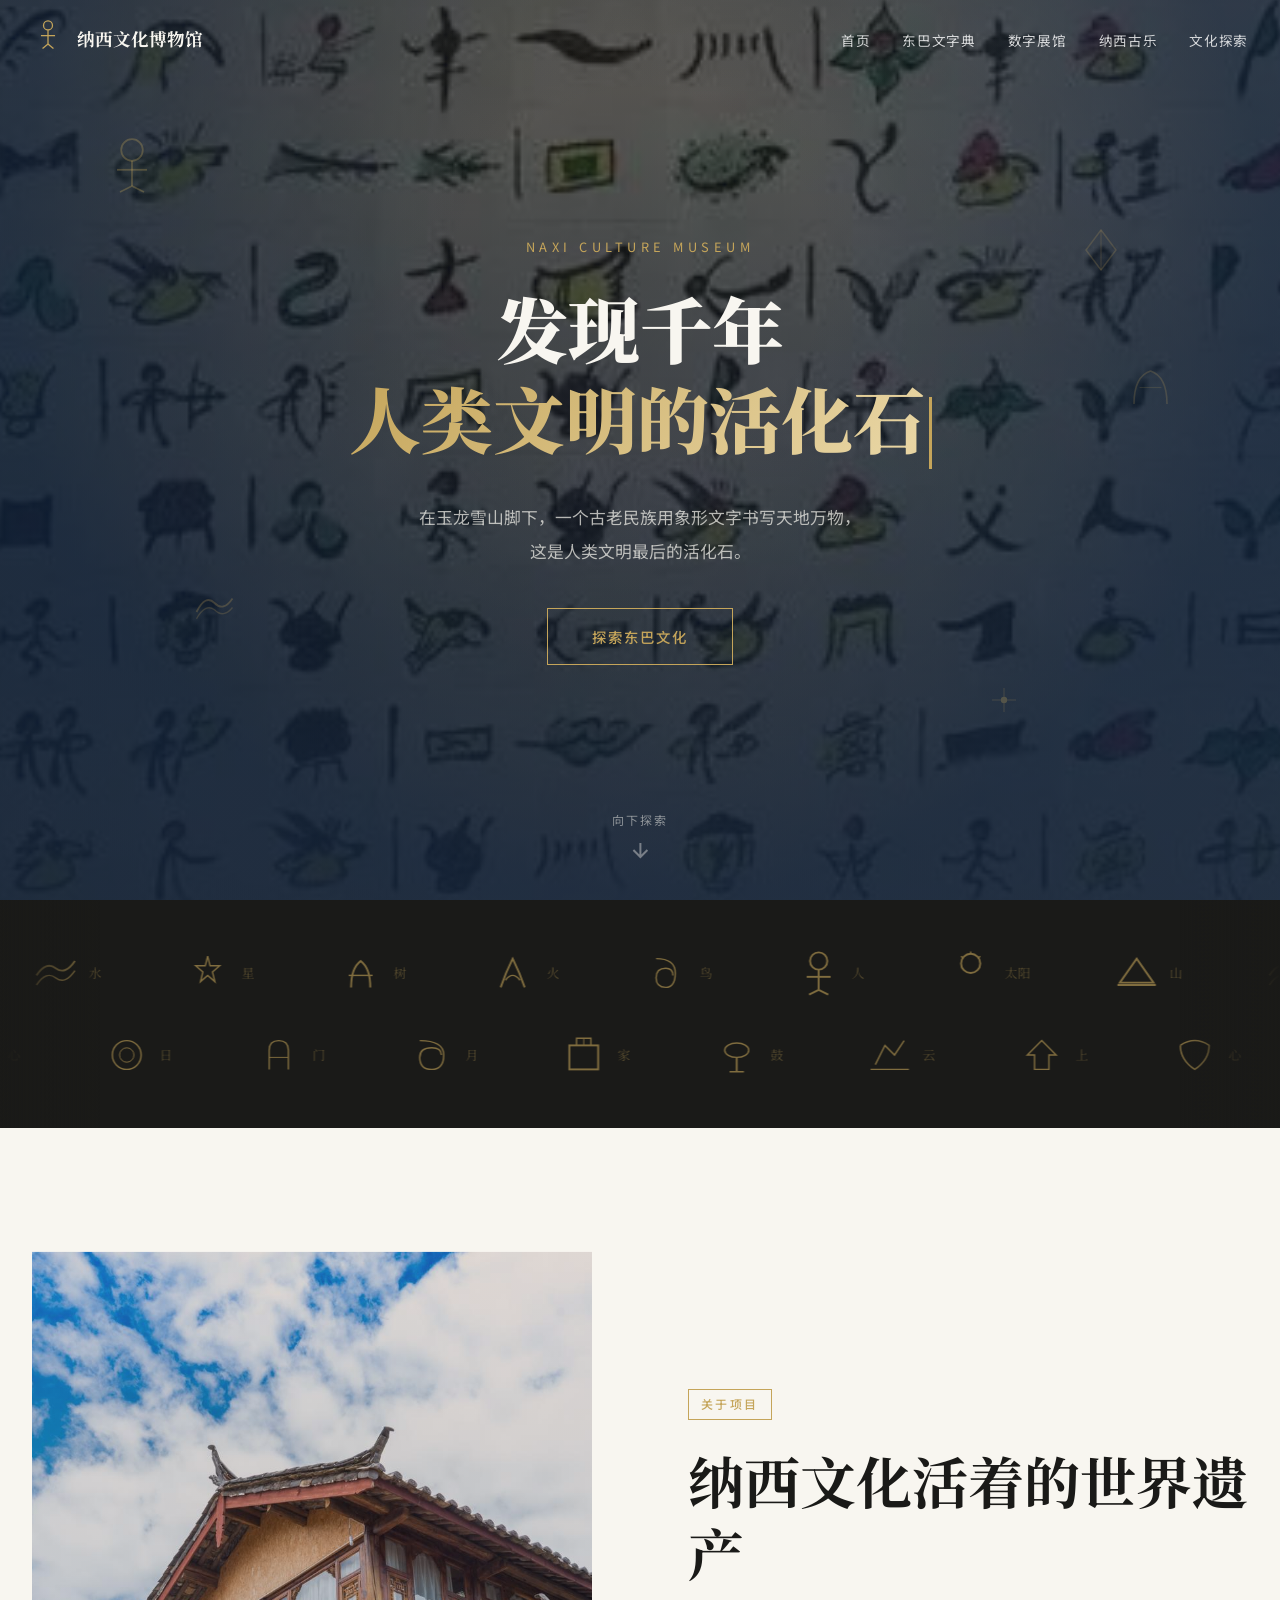
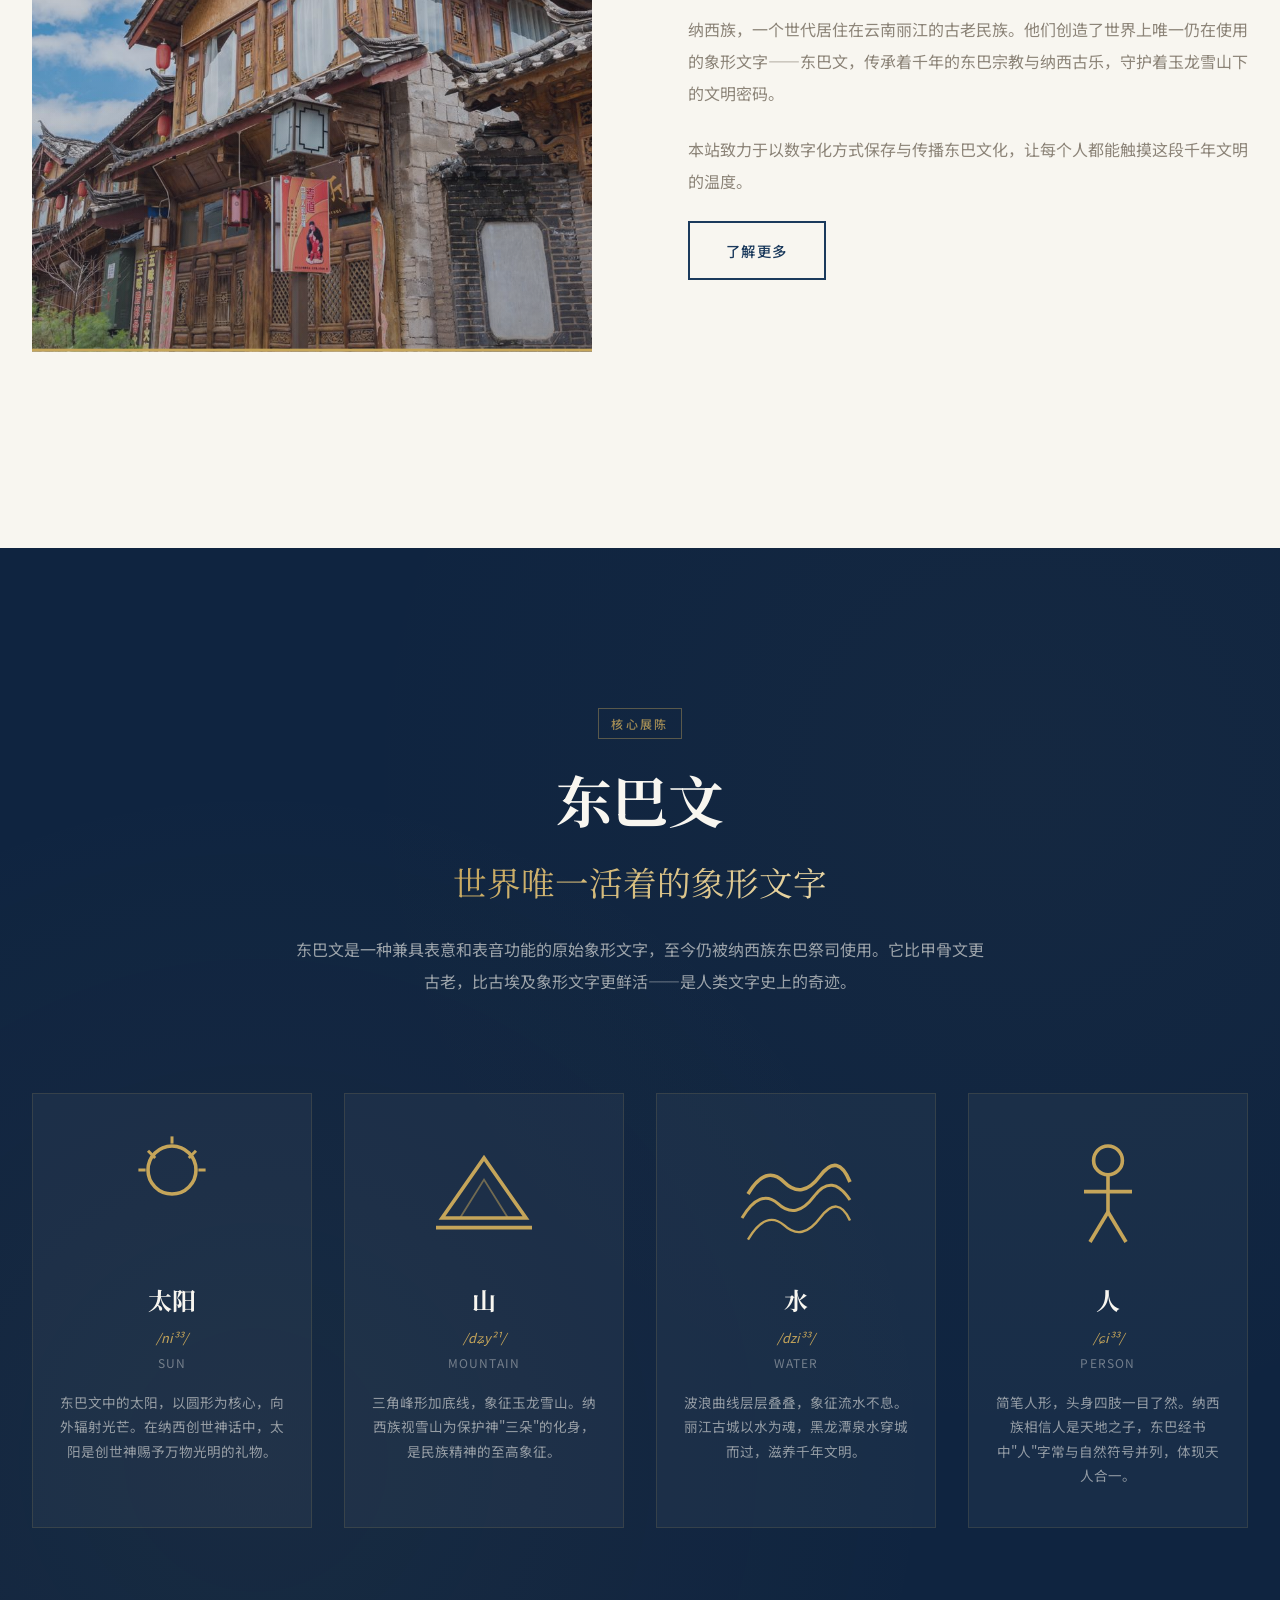
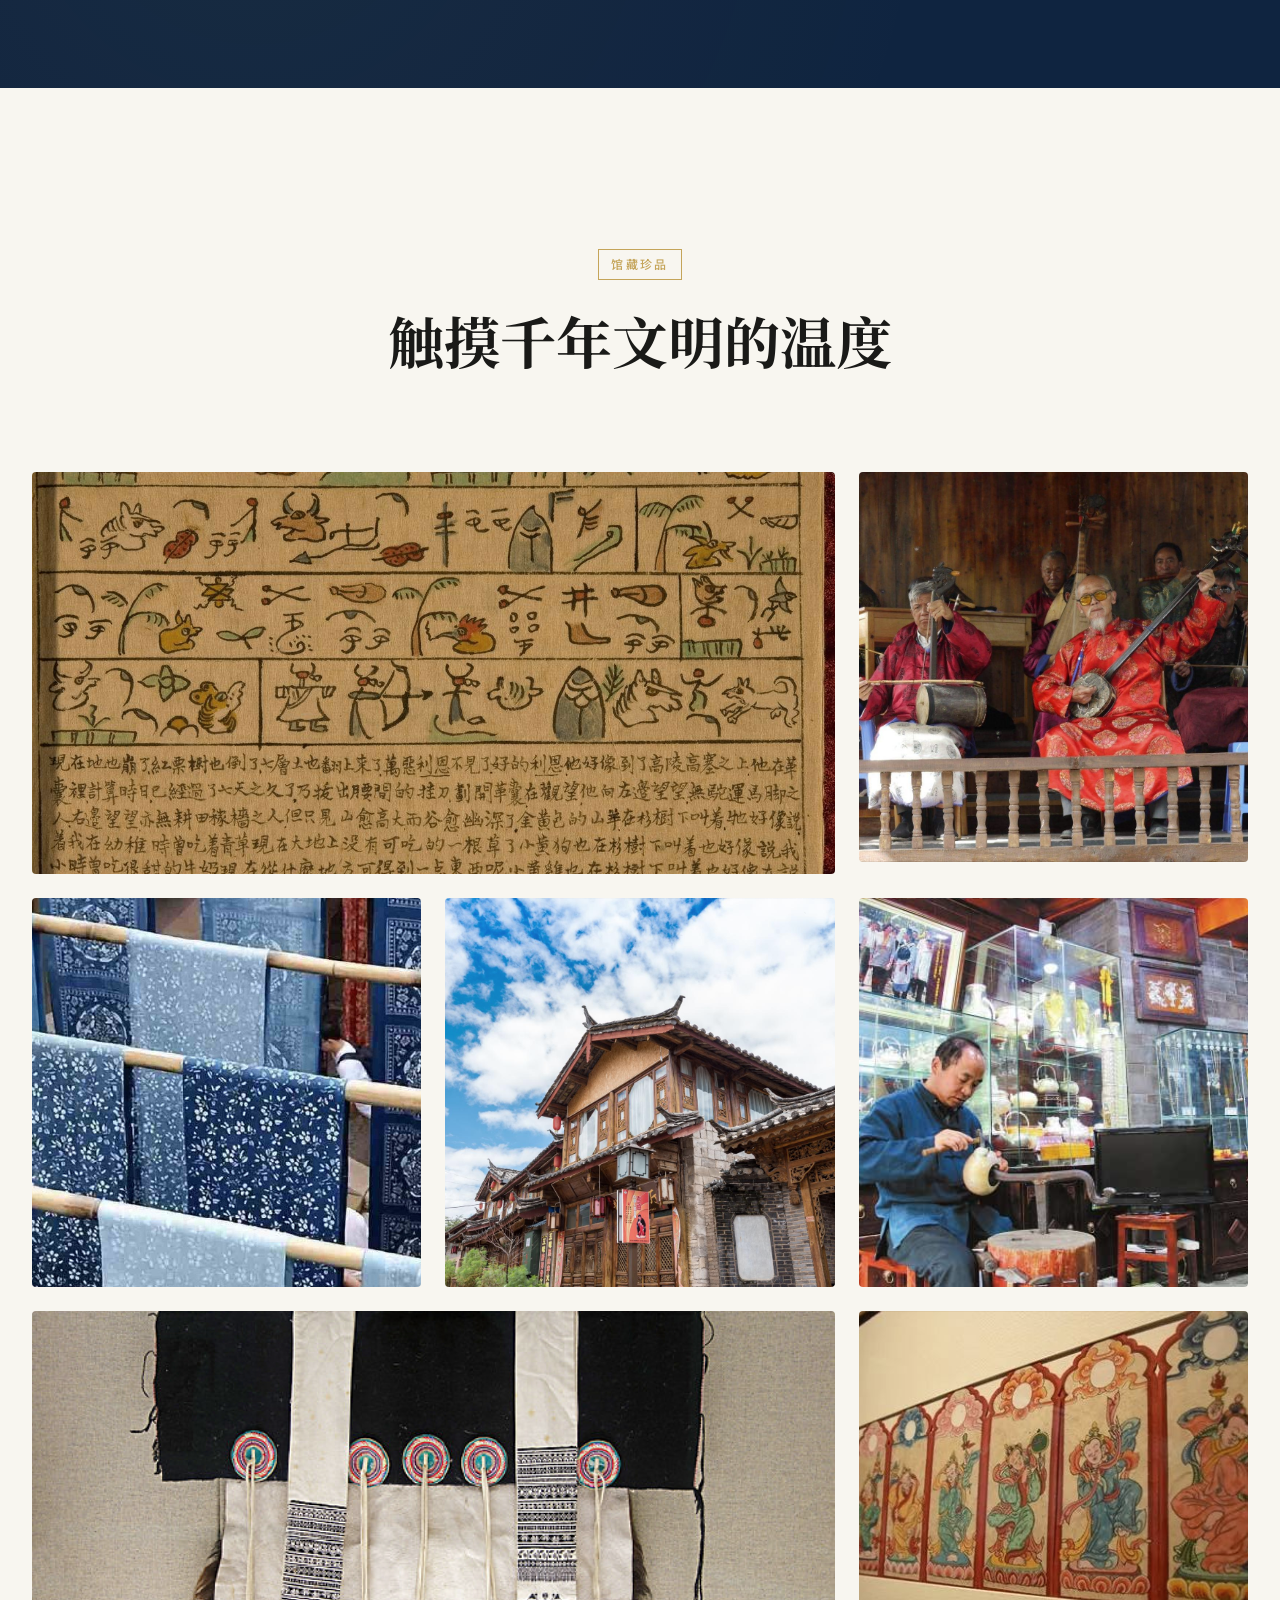
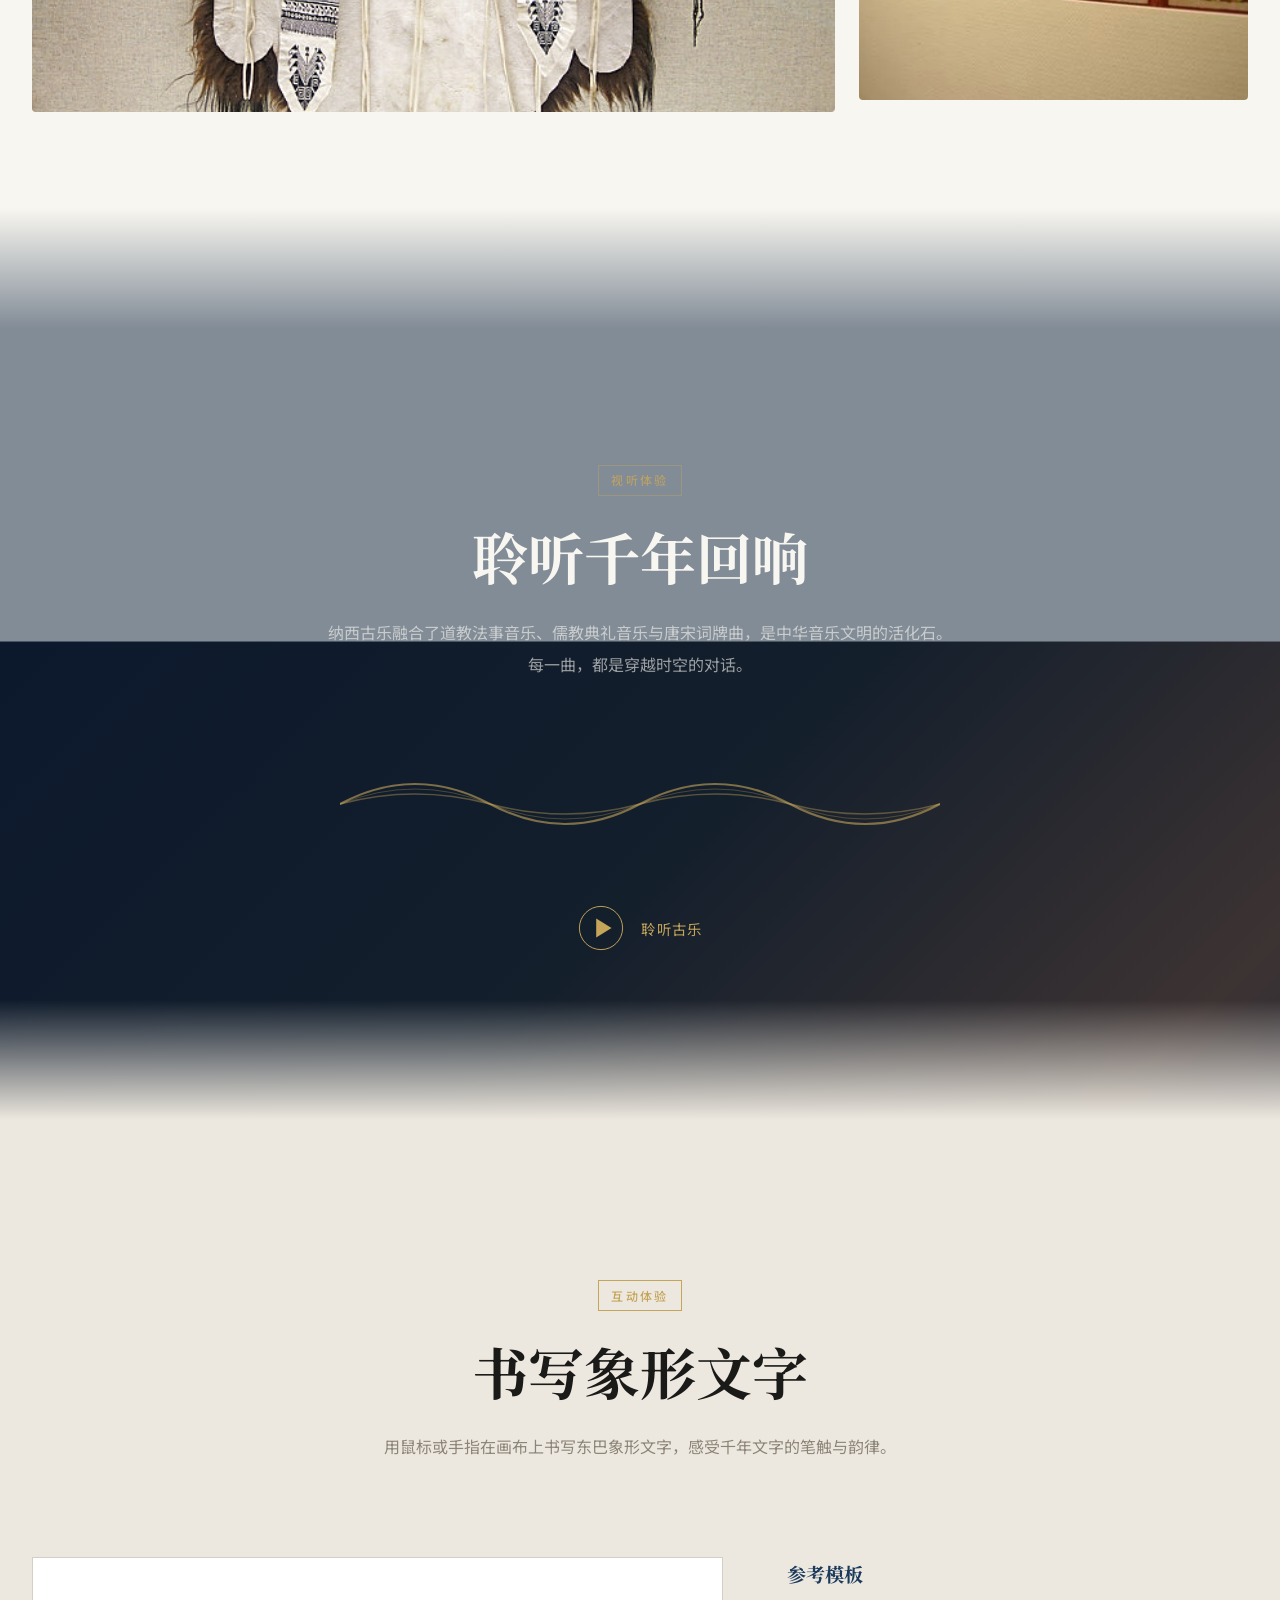
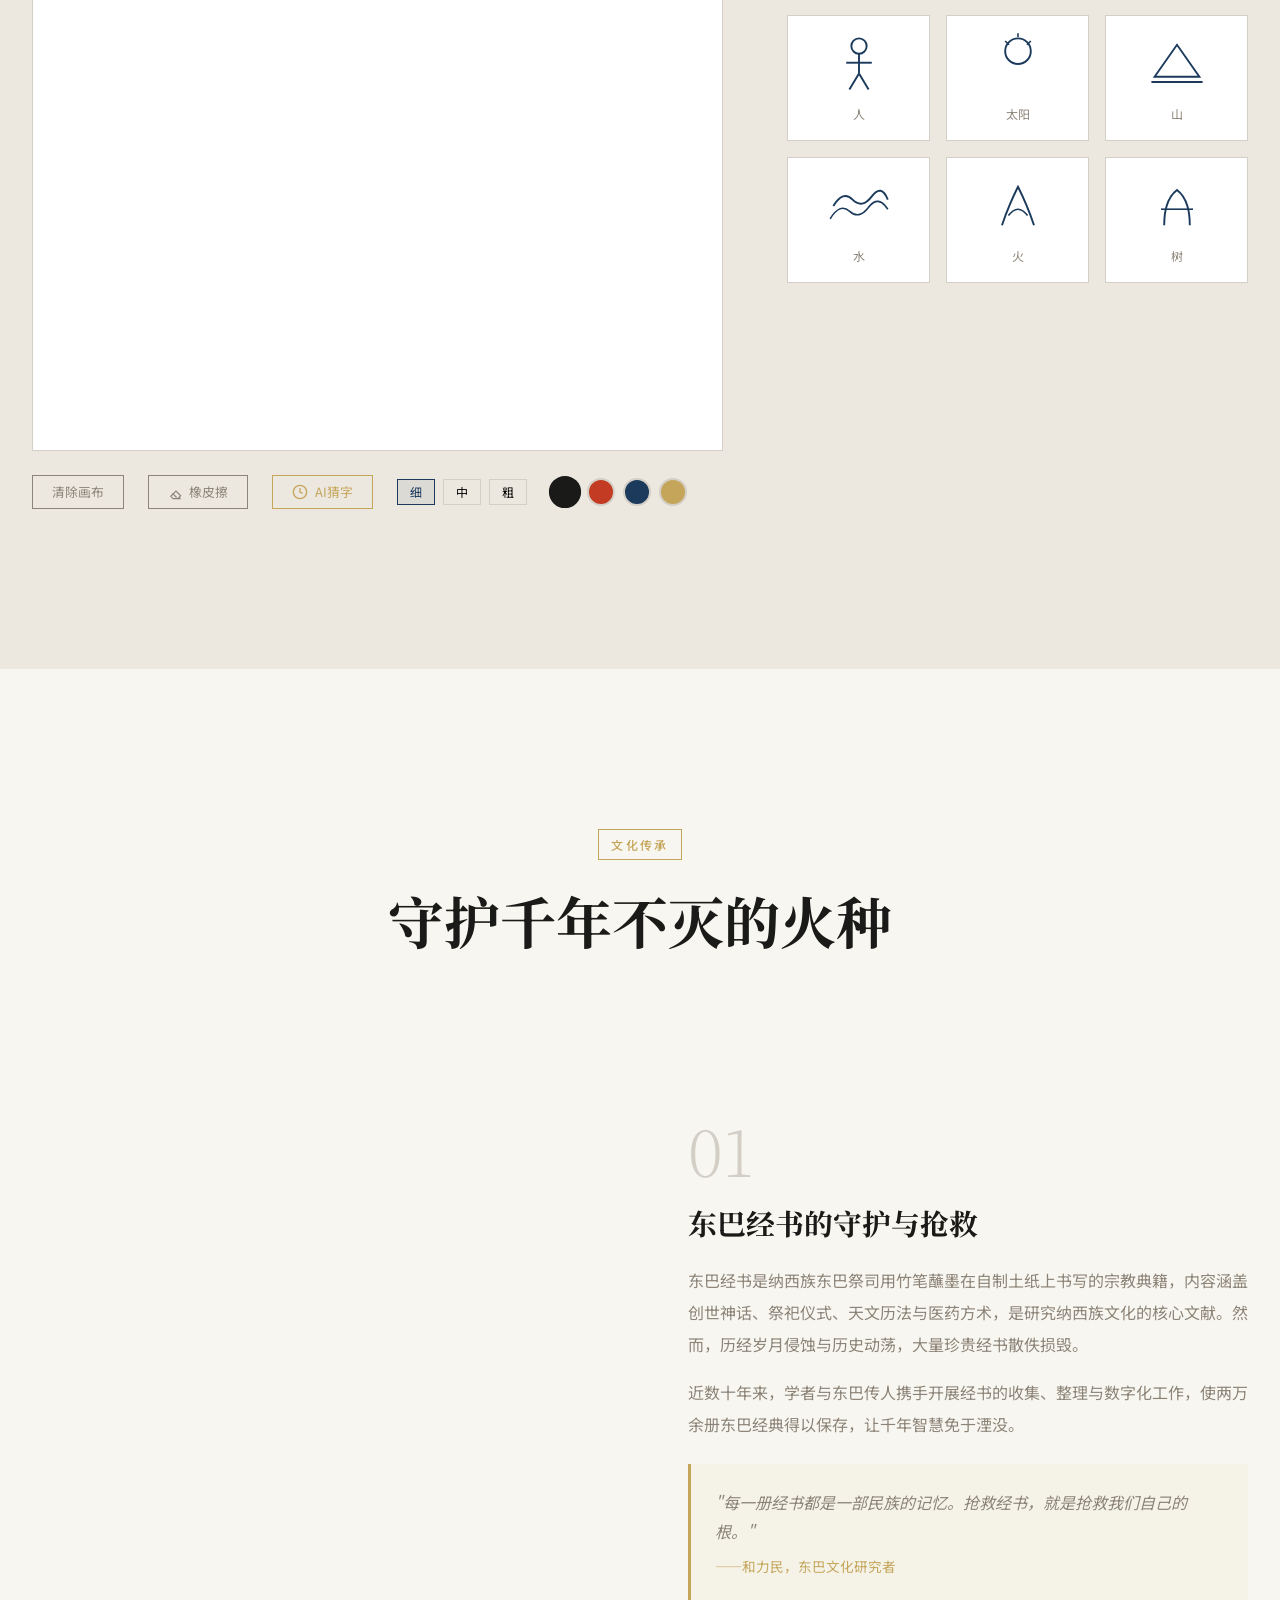
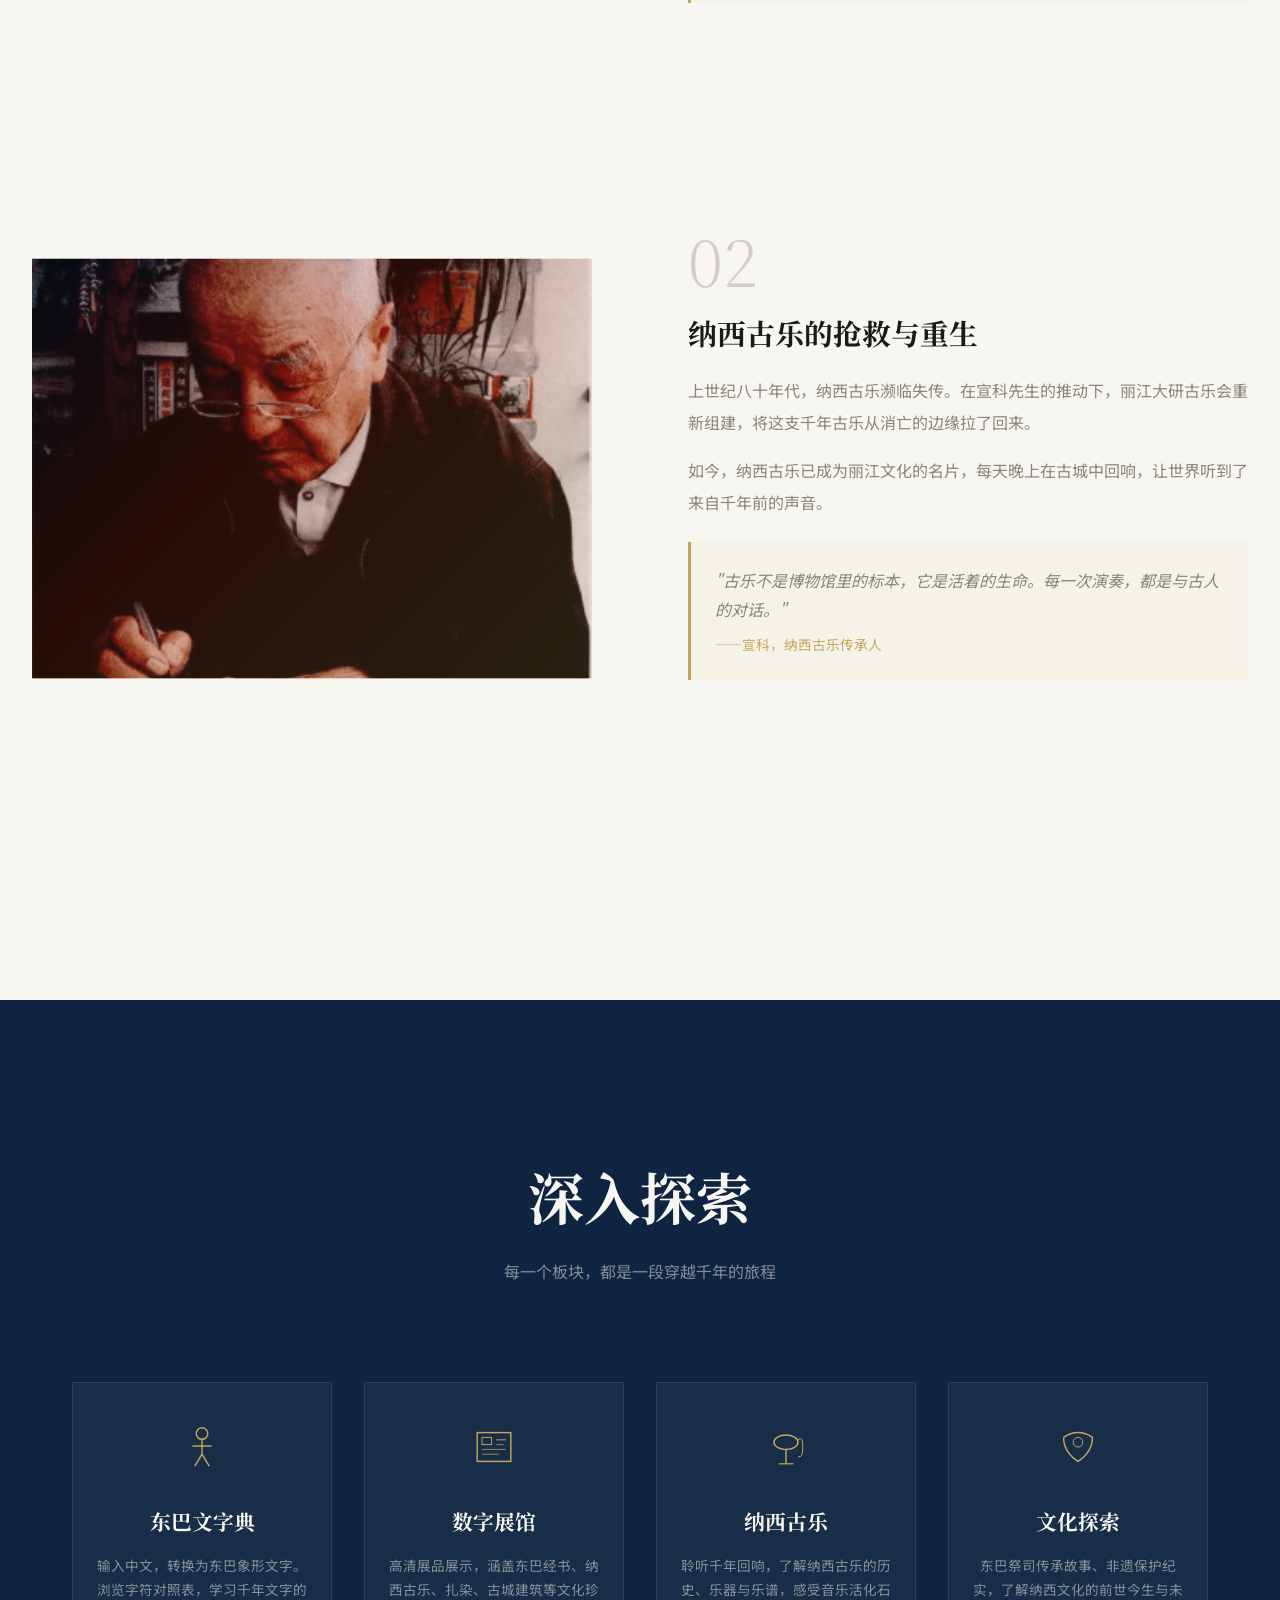
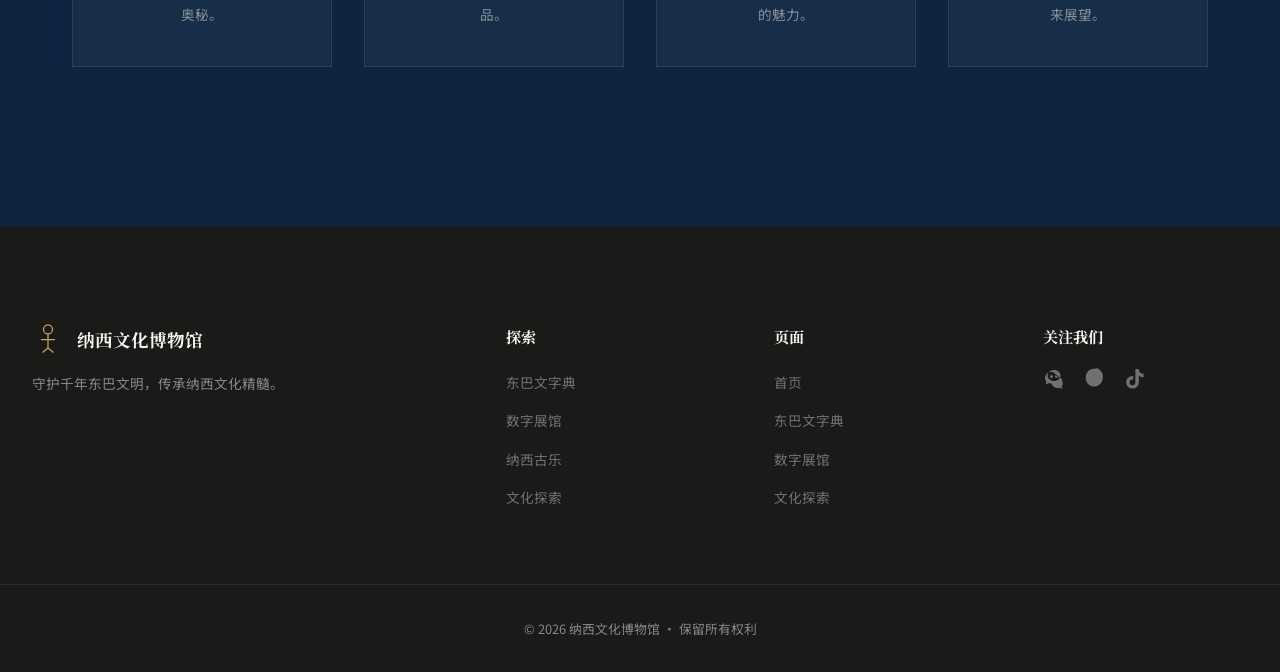
<file: index.html>
<!DOCTYPE html>
<html lang="zh-CN">
<head>
  <meta charset="UTF-8">
  <meta name="viewport" content="width=device-width, initial-scale=1.0">
  <title>纳西文化博物馆 — 发现千年活着的象形文字</title>
  <meta name="description" content="探索纳西族千年文化，感受东巴象形文字的神秘魅力，聆听纳西古乐的千年回响。">
  <meta name="theme-color" content="#1B3A5C">
  <link rel="preconnect" href="https://fonts.googleapis.com">
  <link rel="preconnect" href="https://fonts.gstatic.com" crossorigin>
  <link href="https://fonts.googleapis.com/css2?family=Noto+Sans+SC:wght@300;400;500;700&family=Noto+Serif+SC:wght@400;600;700;900&display=swap" rel="stylesheet">
  <link rel="stylesheet" href="css/style.css">
  <script>
    // Font loading optimization
    if ('fonts' in document) {
      Promise.race([
        document.fonts.ready,
        new Promise(function(r) { setTimeout(r, 3000); })
      ]).then(function() { document.body.classList.add('fonts-loaded'); });
    }
  </script>
</head>
<body>

  <!-- 滚动进度条 -->
  <div class="scroll-progress" id="scrollProgress"></div>

  <!-- 自定义光标 -->
  <div class="custom-cursor" id="customCursor">
    <svg width="24" height="24" viewBox="0 0 100 100">
      <circle cx="50" cy="20" r="12" fill="none" stroke="currentColor" stroke-width="3"/>
      <line x1="50" y1="32" x2="50" y2="75" stroke="currentColor" stroke-width="3"/>
      <line x1="30" y1="50" x2="70" y2="50" stroke="currentColor" stroke-width="3"/>
      <line x1="35" y1="90" x2="50" y2="75" stroke="currentColor" stroke-width="3"/>
      <line x1="65" y1="90" x2="50" y2="75" stroke="currentColor" stroke-width="3"/>
    </svg>
  </div>

  <!-- 导航栏 -->
  <nav class="navbar" id="navbar">
    <div class="nav-container">
      <a href="#" class="nav-logo">
        <span class="logo-dongba">
          <svg width="32" height="32" viewBox="0 0 100 100">
            <circle cx="50" cy="20" r="14" fill="none" stroke="#C5A55A" stroke-width="4"/>
            <line x1="50" y1="34" x2="50" y2="78" stroke="#C5A55A" stroke-width="4"/>
            <line x1="28" y1="52" x2="72" y2="52" stroke="#C5A55A" stroke-width="4"/>
            <line x1="33" y1="92" x2="50" y2="78" stroke="#C5A55A" stroke-width="4"/>
            <line x1="67" y1="92" x2="50" y2="78" stroke="#C5A55A" stroke-width="4"/>
          </svg>
        </span>
        <span class="logo-text">纳西文化博物馆</span>
      </a>
      <ul class="nav-links">
        <li><a href="index.html">首页</a></li>
        <li><a href="dictionary.html">东巴文字典</a></li>
        <li><a href="gallery.html">数字展馆</a></li>
        <li><a href="music.html">纳西古乐</a></li>
        <li><a href="explore.html">文化探索</a></li>
      </ul>
      <button class="nav-toggle" id="navToggle" aria-label="菜单">
        <span></span><span></span><span></span>
      </button>
    </div>
  </nav>

  <!-- 移动端菜单 -->
  <div class="mobile-menu" id="mobileMenu">
    <ul class="mobile-nav-links">
      <li><a href="index.html">首页</a></li>
      <li><a href="dictionary.html">东巴文字典</a></li>
      <li><a href="gallery.html">数字展馆</a></li>
      <li><a href="music.html">纳西古乐</a></li>
      <li><a href="explore.html">文化探索</a></li>
    </ul>
  </div>

  <!-- ==================== Section 1: Hero ==================== -->
  <section class="hero" id="hero">
    <div class="hero-bg">
      <div class="hero-bg-image"></div>
      <div class="hero-overlay"></div>
    </div>

    <!-- 浮动东巴文装饰 -->
    <div class="hero-dongba-float">
      <svg class="dongba-float d1" width="60" height="60" viewBox="0 0 100 100">
        <circle cx="50" cy="25" r="18" fill="none" stroke="rgba(197,165,90,0.3)" stroke-width="3"/>
        <line x1="50" y1="43" x2="50" y2="85" stroke="rgba(197,165,90,0.3)" stroke-width="3"/>
        <line x1="25" y1="58" x2="75" y2="58" stroke="rgba(197,165,90,0.3)" stroke-width="3"/>
        <line x1="30" y1="95" x2="50" y2="85" stroke="rgba(197,165,90,0.3)" stroke-width="3"/>
        <line x1="70" y1="95" x2="50" y2="85" stroke="rgba(197,165,90,0.3)" stroke-width="3"/>
      </svg>
      <svg class="dongba-float d2" width="50" height="50" viewBox="0 0 100 100">
        <path d="M50 10 L80 50 L50 90 L20 50 Z" fill="none" stroke="rgba(197,165,90,0.2)" stroke-width="3"/>
        <line x1="50" y1="10" x2="50" y2="90" stroke="rgba(197,165,90,0.2)" stroke-width="2"/>
      </svg>
      <svg class="dongba-float d3" width="45" height="45" viewBox="0 0 100 100">
        <path d="M10 60 Q30 20 50 40 Q70 60 90 30" fill="none" stroke="rgba(197,165,90,0.25)" stroke-width="4"/>
        <path d="M10 75 Q30 40 50 55 Q70 75 90 50" fill="none" stroke="rgba(197,165,90,0.2)" stroke-width="3"/>
      </svg>
      <svg class="dongba-float d4" width="55" height="55" viewBox="0 0 100 100">
        <path d="M20 80 Q20 30 50 20 Q80 30 80 80" fill="none" stroke="rgba(197,165,90,0.2)" stroke-width="3"/>
        <line x1="30" y1="50" x2="70" y2="50" stroke="rgba(197,165,90,0.15)" stroke-width="2"/>
      </svg>
      <svg class="dongba-float d5" width="40" height="40" viewBox="0 0 100 100">
        <circle cx="50" cy="50" r="8" fill="rgba(197,165,90,0.3)"/>
        <line x1="50" y1="20" x2="50" y2="42" stroke="rgba(197,165,90,0.25)" stroke-width="2"/>
        <line x1="50" y1="58" x2="50" y2="80" stroke="rgba(197,165,90,0.25)" stroke-width="2"/>
        <line x1="20" y1="50" x2="42" y2="50" stroke="rgba(197,165,90,0.25)" stroke-width="2"/>
        <line x1="58" y1="50" x2="80" y2="50" stroke="rgba(197,165,90,0.25)" stroke-width="2"/>
      </svg>
    </div>

    <div class="hero-content">
      <p class="hero-subtitle anim-fade" data-delay="0">NAXI CULTURE MUSEUM</p>
      <h1 class="hero-title">
        <span class="hero-title-line anim-fade" data-delay="200">发现千年</span>
        <span class="hero-title-line anim-fade gradient-text" data-delay="400" id="heroTyping"></span>
      </h1>
      <p class="hero-desc anim-fade" data-delay="600">在玉龙雪山脚下，一个古老民族用象形文字书写天地万物，<br>这是人类文明最后的活化石。</p>
      <a href="#about" class="hero-cta anim-fade" data-delay="800">探索东巴文化</a>
    </div>

    <div class="hero-scroll-indicator">
      <span>向下探索</span>
      <div class="scroll-arrow">
        <svg width="24" height="24" viewBox="0 0 24 24" fill="none" stroke="currentColor" stroke-width="2">
          <path d="M12 5v14M5 12l7 7 7-7"/>
        </svg>
      </div>
    </div>
  </section>

  <!-- ==================== Section 2: 东巴文无限滚动横幅 ==================== -->
  <section class="dongba-marquee" id="dongbaMarquee">
    <div class="marquee-row marquee-row-left">
      <div class="marquee-track">
        <div class="marquee-item"><svg width="48" height="48" viewBox="0 0 100 100"><circle cx="50" cy="25" r="18" fill="none" stroke="#C5A55A" stroke-width="4"/><line x1="50" y1="43" x2="50" y2="85" stroke="#C5A55A" stroke-width="4"/><line x1="25" y1="58" x2="75" y2="58" stroke="#C5A55A" stroke-width="4"/><line x1="30" y1="95" x2="50" y2="85" stroke="#C5A55A" stroke-width="4"/><line x1="70" y1="95" x2="50" y2="85" stroke="#C5A55A" stroke-width="4"/></svg><span>人</span></div>
        <div class="marquee-item"><svg width="48" height="48" viewBox="0 0 100 100"><circle cx="50" cy="30" r="20" fill="none" stroke="#C5A55A" stroke-width="4"/><line x1="50" y1="10" x2="50" y2="5" stroke="#C5A55A" stroke-width="3"/><line x1="30" y1="15" x2="35" y2="20" stroke="#C5A55A" stroke-width="3"/><line x1="70" y1="15" x2="65" y2="20" stroke="#C5A55A" stroke-width="3"/></svg><span>太阳</span></div>
        <div class="marquee-item"><svg width="48" height="48" viewBox="0 0 100 100"><path d="M15 70 L50 20 L85 70 Z" fill="none" stroke="#C5A55A" stroke-width="4"/><line x1="10" y1="75" x2="90" y2="75" stroke="#C5A55A" stroke-width="4"/></svg><span>山</span></div>
        <div class="marquee-item"><svg width="48" height="48" viewBox="0 0 100 100"><path d="M10 55 Q30 25 50 40 Q70 55 90 25" fill="none" stroke="#C5A55A" stroke-width="4"/><path d="M10 75 Q30 45 50 60 Q70 75 90 45" fill="none" stroke="#C5A55A" stroke-width="3"/></svg><span>水</span></div>
        <div class="marquee-item"><svg width="48" height="48" viewBox="0 0 100 100"><path d="M50 15 L55 35 L75 35 L60 48 L65 68 L50 55 L35 68 L40 48 L25 35 L45 35 Z" fill="none" stroke="#C5A55A" stroke-width="3"/></svg><span>星</span></div>
        <div class="marquee-item"><svg width="48" height="48" viewBox="0 0 100 100"><path d="M30 80 Q30 40 50 25 Q70 40 70 80" fill="none" stroke="#C5A55A" stroke-width="4"/><line x1="25" y1="55" x2="75" y2="55" stroke="#C5A55A" stroke-width="3"/></svg><span>树</span></div>
        <div class="marquee-item"><svg width="48" height="48" viewBox="0 0 100 100"><path d="M25 80 Q35 50 50 20 Q65 50 75 80" fill="none" stroke="#C5A55A" stroke-width="4"/><path d="M35 65 Q50 45 65 65" fill="none" stroke="#C5A55A" stroke-width="3"/></svg><span>火</span></div>
        <div class="marquee-item"><svg width="48" height="48" viewBox="0 0 100 100"><path d="M30 20 Q70 20 70 50 Q70 80 50 80 Q30 80 30 60 Q30 40 50 40 Q65 40 65 55" fill="none" stroke="#C5A55A" stroke-width="3"/></svg><span>鸟</span></div>
        <!-- 重复一组用于无缝循环 -->
        <div class="marquee-item"><svg width="48" height="48" viewBox="0 0 100 100"><circle cx="50" cy="25" r="18" fill="none" stroke="#C5A55A" stroke-width="4"/><line x1="50" y1="43" x2="50" y2="85" stroke="#C5A55A" stroke-width="4"/><line x1="25" y1="58" x2="75" y2="58" stroke="#C5A55A" stroke-width="4"/><line x1="30" y1="95" x2="50" y2="85" stroke="#C5A55A" stroke-width="4"/><line x1="70" y1="95" x2="50" y2="85" stroke="#C5A55A" stroke-width="4"/></svg><span>人</span></div>
        <div class="marquee-item"><svg width="48" height="48" viewBox="0 0 100 100"><circle cx="50" cy="30" r="20" fill="none" stroke="#C5A55A" stroke-width="4"/><line x1="50" y1="10" x2="50" y2="5" stroke="#C5A55A" stroke-width="3"/><line x1="30" y1="15" x2="35" y2="20" stroke="#C5A55A" stroke-width="3"/><line x1="70" y1="15" x2="65" y2="20" stroke="#C5A55A" stroke-width="3"/></svg><span>太阳</span></div>
        <div class="marquee-item"><svg width="48" height="48" viewBox="0 0 100 100"><path d="M15 70 L50 20 L85 70 Z" fill="none" stroke="#C5A55A" stroke-width="4"/><line x1="10" y1="75" x2="90" y2="75" stroke="#C5A55A" stroke-width="4"/></svg><span>山</span></div>
        <div class="marquee-item"><svg width="48" height="48" viewBox="0 0 100 100"><path d="M10 55 Q30 25 50 40 Q70 55 90 25" fill="none" stroke="#C5A55A" stroke-width="4"/><path d="M10 75 Q30 45 50 60 Q70 75 90 45" fill="none" stroke="#C5A55A" stroke-width="3"/></svg><span>水</span></div>
        <div class="marquee-item"><svg width="48" height="48" viewBox="0 0 100 100"><path d="M50 15 L55 35 L75 35 L60 48 L65 68 L50 55 L35 68 L40 48 L25 35 L45 35 Z" fill="none" stroke="#C5A55A" stroke-width="3"/></svg><span>星</span></div>
        <div class="marquee-item"><svg width="48" height="48" viewBox="0 0 100 100"><path d="M30 80 Q30 40 50 25 Q70 40 70 80" fill="none" stroke="#C5A55A" stroke-width="4"/><line x1="25" y1="55" x2="75" y2="55" stroke="#C5A55A" stroke-width="3"/></svg><span>树</span></div>
        <div class="marquee-item"><svg width="48" height="48" viewBox="0 0 100 100"><path d="M25 80 Q35 50 50 20 Q65 50 75 80" fill="none" stroke="#C5A55A" stroke-width="4"/><path d="M35 65 Q50 45 65 65" fill="none" stroke="#C5A55A" stroke-width="3"/></svg><span>火</span></div>
        <div class="marquee-item"><svg width="48" height="48" viewBox="0 0 100 100"><path d="M30 20 Q70 20 70 50 Q70 80 50 80 Q30 80 30 60 Q30 40 50 40 Q65 40 65 55" fill="none" stroke="#C5A55A" stroke-width="3"/></svg><span>鸟</span></div>
      </div>
    </div>
    <div class="marquee-row marquee-row-right">
      <div class="marquee-track">
        <div class="marquee-item"><svg width="48" height="48" viewBox="0 0 100 100"><path d="M25 20 Q75 20 75 50 Q75 80 50 80 Q25 80 25 55 Q25 35 50 35 Q70 35 70 50" fill="none" stroke="#C5A55A" stroke-width="3"/></svg><span>月</span></div>
        <div class="marquee-item"><svg width="48" height="48" viewBox="0 0 100 100"><rect x="20" y="30" width="60" height="50" fill="none" stroke="#C5A55A" stroke-width="4"/><path d="M35 30 L35 15 L65 15 L65 30" fill="none" stroke="#C5A55A" stroke-width="3"/><line x1="50" y1="30" x2="50" y2="15" stroke="#C5A55A" stroke-width="2"/></svg><span>家</span></div>
        <div class="marquee-item"><svg width="48" height="48" viewBox="0 0 100 100"><ellipse cx="50" cy="40" rx="25" ry="15" fill="none" stroke="#C5A55A" stroke-width="3"/><line x1="50" y1="55" x2="50" y2="85" stroke="#C5A55A" stroke-width="4"/><line x1="35" y1="85" x2="65" y2="85" stroke="#C5A55A" stroke-width="3"/></svg><span>鼓</span></div>
        <div class="marquee-item"><svg width="48" height="48" viewBox="0 0 100 100"><path d="M20 70 L40 30 L60 50 L80 20" fill="none" stroke="#C5A55A" stroke-width="3"/><line x1="10" y1="80" x2="90" y2="80" stroke="#C5A55A" stroke-width="3"/></svg><span>云</span></div>
        <div class="marquee-item"><svg width="48" height="48" viewBox="0 0 100 100"><path d="M50 20 L80 50 L65 50 L65 80 L35 80 L35 50 L20 50 Z" fill="none" stroke="#C5A55A" stroke-width="3"/></svg><span>上</span></div>
        <div class="marquee-item"><svg width="48" height="48" viewBox="0 0 100 100"><path d="M20 30 Q50 10 80 30 Q80 60 50 80 Q20 60 20 30" fill="none" stroke="#C5A55A" stroke-width="3"/></svg><span>心</span></div>
        <div class="marquee-item"><svg width="48" height="48" viewBox="0 0 100 100"><circle cx="50" cy="50" r="30" fill="none" stroke="#C5A55A" stroke-width="3"/><circle cx="50" cy="50" r="15" fill="none" stroke="#C5A55A" stroke-width="2"/></svg><span>日</span></div>
        <div class="marquee-item"><svg width="48" height="48" viewBox="0 0 100 100"><path d="M30 80 L30 40 Q30 20 50 20 Q70 20 70 40 L70 80" fill="none" stroke="#C5A55A" stroke-width="3"/><line x1="30" y1="55" x2="70" y2="55" stroke="#C5A55A" stroke-width="2"/></svg><span>门</span></div>
        <!-- 重复 -->
        <div class="marquee-item"><svg width="48" height="48" viewBox="0 0 100 100"><path d="M25 20 Q75 20 75 50 Q75 80 50 80 Q25 80 25 55 Q25 35 50 35 Q70 35 70 50" fill="none" stroke="#C5A55A" stroke-width="3"/></svg><span>月</span></div>
        <div class="marquee-item"><svg width="48" height="48" viewBox="0 0 100 100"><rect x="20" y="30" width="60" height="50" fill="none" stroke="#C5A55A" stroke-width="4"/><path d="M35 30 L35 15 L65 15 L65 30" fill="none" stroke="#C5A55A" stroke-width="3"/><line x1="50" y1="30" x2="50" y2="15" stroke="#C5A55A" stroke-width="2"/></svg><span>家</span></div>
        <div class="marquee-item"><svg width="48" height="48" viewBox="0 0 100 100"><ellipse cx="50" cy="40" rx="25" ry="15" fill="none" stroke="#C5A55A" stroke-width="3"/><line x1="50" y1="55" x2="50" y2="85" stroke="#C5A55A" stroke-width="4"/><line x1="35" y1="85" x2="65" y2="85" stroke="#C5A55A" stroke-width="3"/></svg><span>鼓</span></div>
        <div class="marquee-item"><svg width="48" height="48" viewBox="0 0 100 100"><path d="M20 70 L40 30 L60 50 L80 20" fill="none" stroke="#C5A55A" stroke-width="3"/><line x1="10" y1="80" x2="90" y2="80" stroke="#C5A55A" stroke-width="3"/></svg><span>云</span></div>
        <div class="marquee-item"><svg width="48" height="48" viewBox="0 0 100 100"><path d="M50 20 L80 50 L65 50 L65 80 L35 80 L35 50 L20 50 Z" fill="none" stroke="#C5A55A" stroke-width="3"/></svg><span>上</span></div>
        <div class="marquee-item"><svg width="48" height="48" viewBox="0 0 100 100"><path d="M20 30 Q50 10 80 30 Q80 60 50 80 Q20 60 20 30" fill="none" stroke="#C5A55A" stroke-width="3"/></svg><span>心</span></div>
        <div class="marquee-item"><svg width="48" height="48" viewBox="0 0 100 100"><circle cx="50" cy="50" r="30" fill="none" stroke="#C5A55A" stroke-width="3"/><circle cx="50" cy="50" r="15" fill="none" stroke="#C5A55A" stroke-width="2"/></svg><span>日</span></div>
        <div class="marquee-item"><svg width="48" height="48" viewBox="0 0 100 100"><path d="M30 80 L30 40 Q30 20 50 20 Q70 20 70 40 L70 80" fill="none" stroke="#C5A55A" stroke-width="3"/><line x1="30" y1="55" x2="70" y2="55" stroke="#C5A55A" stroke-width="2"/></svg><span>门</span></div>
      </div>
    </div>
  </section>

  <!-- ==================== Section 3: 博物馆简介 ==================== -->
  <section class="about" id="about">
    <div class="about-container">
      <div class="about-image anim-slide-left">
        <div class="about-image-inner" data-parallax="0.15">
          <div class="placeholder-img placeholder-lijiang"></div>
        </div>
      </div>
      <div class="about-text anim-slide-right">
        <span class="section-tag">关于项目</span>
        <h2 class="section-title scroll-reveal-text">纳西文化<br>活着的世界遗产</h2>
        <p class="about-desc">纳西族，一个世代居住在云南丽江的古老民族。他们创造了世界上唯一仍在使用的象形文字——东巴文，传承着千年的东巴宗教与纳西古乐，守护着玉龙雪山下的文明密码。</p>
        <p class="about-desc">本站致力于以数字化方式保存与传播东巴文化，让每个人都能触摸这段千年文明的温度。</p>
        <a href="dictionary.html" class="btn-primary">了解更多</a>
      </div>
    </div>
  </section>

  <!-- ==================== Section 4: 东巴文字专题 ==================== -->
  <section class="dongba-section" id="dongba">
    <div class="dongba-bg-pattern"></div>
    <div class="dongba-container">
      <div class="dongba-header anim-fade-up">
        <span class="section-tag section-tag-light">核心展陈</span>
        <h2 class="section-title section-title-light">东巴文<br><span class="title-accent gradient-text">世界唯一活着的象形文字</span></h2>
        <p class="dongba-intro">东巴文是一种兼具表意和表音功能的原始象形文字，至今仍被纳西族东巴祭司使用。它比甲骨文更古老，比古埃及象形文字更鲜活——是人类文字史上的奇迹。</p>
      </div>

      <div class="dongba-cards">
        <div class="dongba-card anim-pop" data-delay="0">
          <div class="dongba-card-symbol">
            <svg width="120" height="120" viewBox="0 0 100 100">
              <circle cx="50" cy="30" r="20" fill="none" stroke="#C5A55A" stroke-width="3"/>
              <line x1="50" y1="8" x2="50" y2="2" stroke="#C5A55A" stroke-width="2.5"/>
              <line x1="30" y1="14" x2="36" y2="20" stroke="#C5A55A" stroke-width="2.5"/>
              <line x1="70" y1="14" x2="64" y2="20" stroke="#C5A55A" stroke-width="2.5"/>
              <line x1="28" y1="30" x2="22" y2="30" stroke="#C5A55A" stroke-width="2.5"/>
              <line x1="72" y1="30" x2="78" y2="30" stroke="#C5A55A" stroke-width="2.5"/>
            </svg>
          </div>
          <div class="dongba-card-info">
            <h3>太阳</h3>
            <p class="dongba-pinyin">/ni³³/</p>
            <p class="dongba-en">Sun</p>
            <p class="dongba-desc">东巴文中的太阳，以圆形为核心，向外辐射光芒。在纳西创世神话中，太阳是创世神赐予万物光明的礼物。</p>
          </div>
        </div>

        <div class="dongba-card anim-pop" data-delay="150">
          <div class="dongba-card-symbol">
            <svg width="120" height="120" viewBox="0 0 100 100">
              <path d="M15 70 L50 20 L85 70 Z" fill="none" stroke="#C5A55A" stroke-width="3"/>
              <line x1="10" y1="78" x2="90" y2="78" stroke="#C5A55A" stroke-width="3"/>
              <path d="M30 70 L50 38 L70 70" fill="none" stroke="#C5A55A" stroke-width="1.5" opacity="0.5"/>
            </svg>
          </div>
          <div class="dongba-card-info">
            <h3>山</h3>
            <p class="dongba-pinyin">/dʑy²¹/</p>
            <p class="dongba-en">Mountain</p>
            <p class="dongba-desc">三角峰形加底线，象征玉龙雪山。纳西族视雪山为保护神"三朵"的化身，是民族精神的至高象征。</p>
          </div>
        </div>

        <div class="dongba-card anim-pop" data-delay="300">
          <div class="dongba-card-symbol">
            <svg width="120" height="120" viewBox="0 0 100 100">
              <path d="M10 50 Q25 25 40 40 Q55 55 70 35 Q85 15 95 40" fill="none" stroke="#C5A55A" stroke-width="3"/>
              <path d="M5 70 Q20 45 35 58 Q50 72 65 52 Q80 32 95 55" fill="none" stroke="#C5A55A" stroke-width="2.5"/>
              <path d="M10 88 Q25 63 40 76 Q55 90 70 70 Q85 50 95 72" fill="none" stroke="#C5A55A" stroke-width="2"/>
            </svg>
          </div>
          <div class="dongba-card-info">
            <h3>水</h3>
            <p class="dongba-pinyin">/dzi³³/</p>
            <p class="dongba-en">Water</p>
            <p class="dongba-desc">波浪曲线层层叠叠，象征流水不息。丽江古城以水为魂，黑龙潭泉水穿城而过，滋养千年文明。</p>
          </div>
        </div>

        <div class="dongba-card anim-pop" data-delay="450">
          <div class="dongba-card-symbol">
            <svg width="120" height="120" viewBox="0 0 100 100">
              <circle cx="50" cy="22" r="12" fill="none" stroke="#C5A55A" stroke-width="3"/>
              <line x1="50" y1="34" x2="50" y2="65" stroke="#C5A55A" stroke-width="3"/>
              <line x1="30" y1="48" x2="70" y2="48" stroke="#C5A55A" stroke-width="3"/>
              <line x1="35" y1="90" x2="50" y2="65" stroke="#C5A55A" stroke-width="3"/>
              <line x1="65" y1="90" x2="50" y2="65" stroke="#C5A55A" stroke-width="3"/>
            </svg>
          </div>
          <div class="dongba-card-info">
            <h3>人</h3>
            <p class="dongba-pinyin">/ɕi³³/</p>
            <p class="dongba-en">Person</p>
            <p class="dongba-desc">简笔人形，头身四肢一目了然。纳西族相信人是天地之子，东巴经书中"人"字常与自然符号并列，体现天人合一。</p>
          </div>
        </div>
      </div>
    </div>
  </section>

  <!-- ==================== Section 5: 文化展品画廊 ==================== -->
  <section class="gallery" id="gallery">
    <div class="gallery-container">
      <div class="gallery-header anim-fade-up">
        <span class="section-tag">馆藏珍品</span>
        <h2 class="section-title">触摸千年文明的温度</h2>
      </div>

      <div class="gallery-grid">
        <div class="gallery-item gallery-item-wide anim-fade-up" data-delay="0">
          <div class="gallery-img placeholder-dongba-script"></div>
          <div class="gallery-overlay">
            <h3>东巴经书</h3>
            <p>用竹笔蘸墨在自制土纸上书写的宗教典籍，记载了纳西族的创世神话、祭祀仪式与天文历法。</p>
          </div>
        </div>
        <div class="gallery-item anim-fade-up" data-delay="100">
          <div class="gallery-img placeholder-naxi-music"></div>
          <div class="gallery-overlay">
            <h3>纳西古乐</h3>
            <p>融合道教法事音乐、儒教典礼音乐与唐宋词牌曲的活化石，被誉为"中国音乐的活化石"。</p>
          </div>
        </div>
        <div class="gallery-item anim-fade-up" data-delay="200">
          <div class="gallery-img placeholder-blue-calico"></div>
          <div class="gallery-overlay">
            <h3>扎染</h3>
            <p>纳西族传统扎染技艺，以靛蓝为底、扎结成纹，图案取材自然，古朴典雅。</p>
          </div>
        </div>
        <div class="gallery-item anim-fade-up" data-delay="100">
          <div class="gallery-img placeholder-ancient-city"></div>
          <div class="gallery-overlay">
            <h3>古城建筑</h3>
            <p>三坊一照壁、四合五天井，纳西族传统木构建筑融合汉藏风格，巧夺天工。</p>
          </div>
        </div>
        <div class="gallery-item anim-fade-up" data-delay="200">
          <div class="gallery-img placeholder-silverware"></div>
          <div class="gallery-overlay">
            <h3>纳西银器</h3>
            <p>丽江银器工艺精湛，银壶、银碗、银饰上的东巴纹样，承载着纳西族的审美与信仰。</p>
          </div>
        </div>
        <div class="gallery-item gallery-item-wide anim-fade-up" data-delay="200">
          <div class="gallery-img placeholder-naxi-costume"></div>
          <div class="gallery-overlay">
            <h3>纳西服饰</h3>
            <p>七星披肩是纳西族女性的标志，七颗星代表北斗七星，背负日月，象征勤劳与智慧。</p>
          </div>
        </div>
        <div class="gallery-item anim-fade-up" data-delay="300">
          <div class="gallery-img placeholder-dongba-painting"></div>
          <div class="gallery-overlay">
            <h3>东巴画</h3>
            <p>东巴祭司绘制的宗教绘画，色彩浓烈、线条粗犷，描绘神灵鬼怪与创世传说。</p>
          </div>
        </div>
      </div>
    </div>
  </section>

  <!-- 灯箱 -->
  <div class="lightbox" id="lightbox">
    <button class="lightbox-close" id="lightboxClose" aria-label="关闭">&times;</button>
    <div class="lightbox-content" id="lightboxContent"></div>
  </div>

  <!-- ==================== Section 6: 纳西古乐 ==================== -->
  <section class="music" id="music">
    <div class="music-bg" data-parallax="0.1"></div>
    <div class="music-overlay"></div>
    <div class="music-container">
      <div class="music-content anim-fade-up">
        <span class="section-tag section-tag-light">视听体验</span>
        <h2 class="section-title section-title-light">聆听千年回响</h2>
        <p class="music-desc">纳西古乐融合了道教法事音乐、儒教典礼音乐与唐宋词牌曲，是中华音乐文明的活化石。每一曲，都是穿越时空的对话。</p>

        <div class="music-visualizer" id="musicVisualizer">
          <svg viewBox="0 0 600 120" class="waveform">
            <path class="wave wave1" d="M0 60 Q75 20 150 60 Q225 100 300 60 Q375 20 450 60 Q525 100 600 60" fill="none" stroke="rgba(197,165,90,0.6)" stroke-width="2"/>
            <path class="wave wave2" d="M0 60 Q75 40 150 60 Q225 80 300 60 Q375 40 450 60 Q525 80 600 60" fill="none" stroke="rgba(197,165,90,0.4)" stroke-width="1.5"/>
            <path class="wave wave3" d="M0 60 Q75 30 150 60 Q225 90 300 60 Q375 30 450 60 Q525 90 600 60" fill="none" stroke="rgba(197,165,90,0.3)" stroke-width="1"/>
          </svg>
        </div>

        <button class="music-play-btn" id="musicPlayBtn">
          <svg width="48" height="48" viewBox="0 0 100 100">
            <circle cx="50" cy="50" r="45" fill="none" stroke="#C5A55A" stroke-width="2"/>
            <polygon points="40,30 40,70 72,50" fill="#C5A55A"/>
          </svg>
          <span>聆听古乐</span>
        </button>
        <audio id="bgMusic" preload="none" src="https://github.com/CreateKIBO/Museum/releases/download/v1.0/naxi_music_web.mp3"></audio>
      </div>
    </div>
  </section>

  <!-- ==================== Section 7: 东巴文字互动体验 ==================== -->
  <section class="interactive" id="interactive">
    <div class="interactive-container">
      <div class="interactive-header anim-fade-up">
        <span class="section-tag">互动体验</span>
        <h2 class="section-title">书写象形文字</h2>
        <p class="interactive-intro">用鼠标或手指在画布上书写东巴象形文字，感受千年文字的笔触与韵律。</p>
      </div>

      <div class="interactive-body">
        <div class="interactive-canvas-wrap anim-slide-left">
          <canvas id="dongbaCanvas" width="700" height="500"></canvas>
          <div class="canvas-controls">
            <button class="canvas-btn" id="canvasClear">清除画布</button>
            <button class="canvas-btn" id="canvasEraser">
              <svg width="14" height="14" viewBox="0 0 24 24" fill="none" stroke="currentColor" stroke-width="2" style="vertical-align:middle;margin-right:3px;"><path d="M20 20H7L3 16l9-9 8 8-4 4z"/><line x1="6" y1="11" x2="13" y2="18"/></svg>
              橡皮擦
            </button>
            <button class="canvas-btn canvas-btn-ai" id="canvasRecognize">
              <svg width="16" height="16" viewBox="0 0 24 24" fill="none" stroke="currentColor" stroke-width="2" style="vertical-align:middle;margin-right:4px;"><path d="M12 2a10 10 0 1 0 10 10A10 10 0 0 0 12 2z"/><path d="M12 6v6l4 2"/></svg>
              AI猜字
            </button>
            <div class="brush-sizes">
              <button class="brush-btn active" data-size="3">细</button>
              <button class="brush-btn" data-size="6">中</button>
              <button class="brush-btn" data-size="10">粗</button>
            </div>
            <div class="ink-colors">
              <button class="ink-btn active" data-color="#1A1A18" style="background:#1A1A18"></button>
              <button class="ink-btn" data-color="#C23B22" style="background:#C23B22"></button>
              <button class="ink-btn" data-color="#1B3A5C" style="background:#1B3A5C"></button>
              <button class="ink-btn" data-color="#C5A55A" style="background:#C5A55A"></button>
            </div>
          </div>
          <!-- AI识别结果 -->
          <div class="ai-result" id="aiResult" style="display:none;">
            <div class="ai-result-header">
              <span class="ai-result-tag">AI 识别结果</span>
              <button class="ai-result-close" id="aiResultClose">&times;</button>
            </div>
            <div class="ai-result-list" id="aiResultList"></div>
          </div>
        </div>

        <div class="interactive-templates anim-slide-right">
          <h3>参考模板</h3>
          <div class="template-grid">
            <div class="template-card" data-char="人">
              <svg width="64" height="64" viewBox="0 0 100 100"><circle cx="50" cy="22" r="12" fill="none" stroke="#1B3A5C" stroke-width="3"/><line x1="50" y1="34" x2="50" y2="65" stroke="#1B3A5C" stroke-width="3"/><line x1="30" y1="48" x2="70" y2="48" stroke="#1B3A5C" stroke-width="3"/><line x1="35" y1="90" x2="50" y2="65" stroke="#1B3A5C" stroke-width="3"/><line x1="65" y1="90" x2="50" y2="65" stroke="#1B3A5C" stroke-width="3"/></svg>
              <span>人</span>
            </div>
            <div class="template-card" data-char="太阳">
              <svg width="64" height="64" viewBox="0 0 100 100"><circle cx="50" cy="30" r="20" fill="none" stroke="#1B3A5C" stroke-width="3"/><line x1="50" y1="8" x2="50" y2="2" stroke="#1B3A5C" stroke-width="2.5"/><line x1="30" y1="14" x2="36" y2="20" stroke="#1B3A5C" stroke-width="2.5"/><line x1="70" y1="14" x2="64" y2="20" stroke="#1B3A5C" stroke-width="2.5"/></svg>
              <span>太阳</span>
            </div>
            <div class="template-card" data-char="山">
              <svg width="64" height="64" viewBox="0 0 100 100"><path d="M15 70 L50 20 L85 70 Z" fill="none" stroke="#1B3A5C" stroke-width="3"/><line x1="10" y1="78" x2="90" y2="78" stroke="#1B3A5C" stroke-width="3"/></svg>
              <span>山</span>
            </div>
            <div class="template-card" data-char="水">
              <svg width="64" height="64" viewBox="0 0 100 100"><path d="M10 50 Q25 25 40 40 Q55 55 70 35 Q85 15 95 40" fill="none" stroke="#1B3A5C" stroke-width="3"/><path d="M5 70 Q20 45 35 58 Q50 72 65 52 Q80 32 95 55" fill="none" stroke="#1B3A5C" stroke-width="2.5"/></svg>
              <span>水</span>
            </div>
            <div class="template-card" data-char="火">
              <svg width="64" height="64" viewBox="0 0 100 100"><path d="M25 80 Q35 50 50 20 Q65 50 75 80" fill="none" stroke="#1B3A5C" stroke-width="3"/><path d="M35 65 Q50 45 65 65" fill="none" stroke="#1B3A5C" stroke-width="2.5"/></svg>
              <span>火</span>
            </div>
            <div class="template-card" data-char="树">
              <svg width="64" height="64" viewBox="0 0 100 100"><path d="M30 80 Q30 40 50 25 Q70 40 70 80" fill="none" stroke="#1B3A5C" stroke-width="3"/><line x1="25" y1="55" x2="75" y2="55" stroke="#1B3A5C" stroke-width="2.5"/></svg>
              <span>树</span>
            </div>
          </div>
        </div>
      </div>
    </div>
  </section>

  <!-- ==================== Section 8: 文化传承故事 ==================== -->
  <section class="stories" id="stories">
    <div class="stories-container">
      <div class="stories-header anim-fade-up">
        <span class="section-tag">文化传承</span>
        <h2 class="section-title">守护千年不灭的火种</h2>
      </div>

      <div class="story-block story-block-left anim-fade-up">
        <div class="story-image" data-parallax="0.1">
          <div class="placeholder-img placeholder-dongba-ritual"></div>
        </div>
        <div class="story-text">
          <span class="story-number">01</span>
          <h3>东巴经书的守护与抢救</h3>
          <p>东巴经书是纳西族东巴祭司用竹笔蘸墨在自制土纸上书写的宗教典籍，内容涵盖创世神话、祭祀仪式、天文历法与医药方术，是研究纳西族文化的核心文献。然而，历经岁月侵蚀与历史动荡，大量珍贵经书散佚损毁。</p>
          <p>近数十年来，学者与东巴传人携手开展经书的收集、整理与数字化工作，使两万余册东巴经典得以保存，让千年智慧免于湮没。</p>
          <blockquote>"每一册经书都是一部民族的记忆。抢救经书，就是抢救我们自己的根。"<cite>——和力民，东巴文化研究者</cite></blockquote>
        </div>
      </div>

      <div class="story-block story-block-right anim-fade-up">
        <div class="story-text">
          <span class="story-number">02</span>
          <h3>纳西古乐的抢救与重生</h3>
          <p>上世纪八十年代，纳西古乐濒临失传。在宣科先生的推动下，丽江大研古乐会重新组建，将这支千年古乐从消亡的边缘拉了回来。</p>
          <p>如今，纳西古乐已成为丽江文化的名片，每天晚上在古城中回响，让世界听到了来自千年前的声音。</p>
          <blockquote>"古乐不是博物馆里的标本，它是活着的生命。每一次演奏，都是与古人的对话。"<cite>——宣科，纳西古乐传承人</cite></blockquote>
        </div>
        <div class="story-image" data-parallax="0.1">
          <div class="placeholder-img placeholder-naxi-orchestra"></div>
        </div>
      </div>
    </div>
  </section>

  <!-- ==================== Section 9: 探索更多（导航卡片） ==================== -->
  <section class="explore-nav" id="explore-nav">
    <div class="explore-nav-container anim-fade-up">
      <h2 class="section-title section-title-light">深入探索</h2>
      <p class="explore-nav-subtitle">每一个板块，都是一段穿越千年的旅程</p>
      <div class="explore-cards">
        <a href="dictionary.html" class="explore-card anim-pop" data-delay="0">
          <div class="explore-card-icon">
            <svg width="48" height="48" viewBox="0 0 100 100"><circle cx="50" cy="22" r="12" fill="none" stroke="#C5A55A" stroke-width="3"/><line x1="50" y1="34" x2="50" y2="65" stroke="#C5A55A" stroke-width="3"/><line x1="30" y1="48" x2="70" y2="48" stroke="#C5A55A" stroke-width="3"/><line x1="35" y1="90" x2="50" y2="65" stroke="#C5A55A" stroke-width="3"/><line x1="65" y1="90" x2="50" y2="65" stroke="#C5A55A" stroke-width="3"/></svg>
          </div>
          <h3>东巴文字典</h3>
          <p>输入中文，转换为东巴象形文字。浏览字符对照表，学习千年文字的奥秘。</p>
        </a>
        <a href="gallery.html" class="explore-card anim-pop" data-delay="100">
          <div class="explore-card-icon">
            <svg width="48" height="48" viewBox="0 0 100 100"><rect x="15" y="20" width="70" height="60" fill="none" stroke="#C5A55A" stroke-width="3"/><rect x="25" y="30" width="20" height="15" fill="none" stroke="#C5A55A" stroke-width="2"/><line x1="55" y1="35" x2="75" y2="35" stroke="#C5A55A" stroke-width="2"/><line x1="55" y1="45" x2="70" y2="45" stroke="#C5A55A" stroke-width="1.5"/><line x1="25" y1="55" x2="75" y2="55" stroke="#C5A55A" stroke-width="1.5"/><line x1="25" y1="65" x2="60" y2="65" stroke="#C5A55A" stroke-width="1.5"/></svg>
          </div>
          <h3>数字展馆</h3>
          <p>高清展品展示，涵盖东巴经书、纳西古乐、扎染、古城建筑等文化珍品。</p>
        </a>
        <a href="music.html" class="explore-card anim-pop" data-delay="200">
          <div class="explore-card-icon">
            <svg width="48" height="48" viewBox="0 0 100 100"><ellipse cx="50" cy="40" rx="25" ry="15" fill="none" stroke="#C5A55A" stroke-width="3"/><line x1="50" y1="55" x2="50" y2="85" stroke="#C5A55A" stroke-width="3"/><line x1="35" y1="85" x2="65" y2="85" stroke="#C5A55A" stroke-width="2.5"/><path d="M75 35 Q85 25 85 50 Q85 75 75 70" fill="none" stroke="#C5A55A" stroke-width="2"/></svg>
          </div>
          <h3>纳西古乐</h3>
          <p>聆听千年回响，了解纳西古乐的历史、乐器与乐谱，感受音乐活化石的魅力。</p>
        </a>
        <a href="explore.html" class="explore-card anim-pop" data-delay="300">
          <div class="explore-card-icon">
            <svg width="48" height="48" viewBox="0 0 100 100"><path d="M20 30 Q50 10 80 30 Q80 60 50 80 Q20 60 20 30" fill="none" stroke="#C5A55A" stroke-width="3"/><circle cx="50" cy="40" r="10" fill="none" stroke="#C5A55A" stroke-width="2"/></svg>
          </div>
          <h3>文化探索</h3>
          <p>东巴祭司传承故事、非遗保护纪实，了解纳西文化的前世今生与未来展望。</p>
        </a>
      </div>
    </div>
  </section>

  <!-- ==================== Section 10: 页脚 ==================== -->
  <footer class="footer">
    <div class="footer-container">
      <div class="footer-brand">
        <a href="#" class="footer-logo">
          <svg width="32" height="32" viewBox="0 0 100 100"><circle cx="50" cy="20" r="14" fill="none" stroke="#C5A55A" stroke-width="4"/><line x1="50" y1="34" x2="50" y2="78" stroke="#C5A55A" stroke-width="4"/><line x1="28" y1="52" x2="72" y2="52" stroke="#C5A55A" stroke-width="4"/><line x1="33" y1="92" x2="50" y2="78" stroke="#C5A55A" stroke-width="4"/><line x1="67" y1="92" x2="50" y2="78" stroke="#C5A55A" stroke-width="4"/></svg>
          <span>纳西文化博物馆</span>
        </a>
        <p class="footer-desc">守护千年东巴文明，传承纳西文化精髓。</p>
      </div>
      <div class="footer-nav">
        <h4>探索</h4>
        <ul>
          <li><a href="dictionary.html">东巴文字典</a></li>
          <li><a href="gallery.html">数字展馆</a></li>
          <li><a href="music.html">纳西古乐</a></li>
          <li><a href="explore.html">文化探索</a></li>
        </ul>
      </div>
      <div class="footer-nav">
        <h4>页面</h4>
        <ul>
          <li><a href="index.html">首页</a></li>
          <li><a href="dictionary.html">东巴文字典</a></li>
          <li><a href="gallery.html">数字展馆</a></li>
          <li><a href="explore.html">文化探索</a></li>
        </ul>
      </div>
      <div class="footer-social">
        <h4>关注我们</h4>
        <div class="social-icons">
          <a href="#" aria-label="微信">
            <svg width="24" height="24" viewBox="0 0 24 24" fill="currentColor"><path d="M8.5 11a1.5 1.5 0 1 0 0-3 1.5 1.5 0 0 0 0 3zm5 0a1.5 1.5 0 1 0 0-3 1.5 1.5 0 0 0 0 3zm-2.5 3c-3.5 0-6.5-2.5-6.5-5.5S7.5 3 11 3s6.5 2.5 6.5 5.5-3 5.5-6.5 5.5zm8.2 2.8c.2-.6.3-1.2.3-1.8 0-3-2.5-5.5-5.5-5.5-.2 0-.3 0-.5.1C13.2 7.1 10.8 5 8 5 4.7 5 2 7.7 2 11c0 1.5.6 2.9 1.5 4-.1.4-.4 1.1-1.2 2.4 0 0 2.3-.3 3.8-1.3.7.2 1.4.4 2.2.4.1 0 .2 0 .3-.1.6 2.6 3.3 4.6 6.4 4.6.6 0 1.2-.1 1.7-.3 1.2.7 3 .9 3 .9-.6-1-1-1.8-1.2-2.2.9-.8 1.5-2 1.7-3.4z"/></svg>
          </a>
          <a href="#" aria-label="微博">
            <svg width="24" height="24" viewBox="0 0 24 24" fill="currentColor"><path d="M20 8.28c-.13-.57-.31-1.13-.52-1.66-.22-.55-.49-1.08-.8-1.58-.31-.5-.67-.97-1.06-1.4-.4-.43-.83-.82-1.3-1.17-.47-.35-.97-.66-1.5-.92-.53-.26-1.08-.47-1.65-.62C13.6 1.78 13 1.68 12.4 1.63c-.3-.02-.6-.04-.9-.04-.33 0-.65.02-.97.05-.62.07-1.22.2-1.8.39-.58.19-1.13.44-1.65.74-.52.3-1.01.66-1.45 1.07-.44.41-.84.86-1.19 1.35-.35.49-.65 1.01-.9 1.56-.24.55-.43 1.13-.57 1.72-.13.59-.21 1.2-.23 1.82-.01.31-.01.62 0 .93.02.62.1 1.23.24 1.82.14.59.34 1.16.59 1.7.25.54.56 1.05.92 1.52.36.47.77.9 1.22 1.28.45.38.94.71 1.47.99.53.28 1.09.5 1.67.66.58.16 1.19.26 1.81.3.31.02.62.02.93.01.62-.03 1.23-.13 1.82-.3.59-.16 1.15-.39 1.68-.67.53-.28 1.03-.62 1.49-1.01.46-.39.88-.83 1.26-1.31.38-.48.71-1 1-1.55.28-.55.51-1.13.68-1.73.17-.6.28-1.22.33-1.85.02-.31.03-.63.02-.94-.02-.62-.1-1.24-.25-1.84z"/></svg>
          </a>
          <a href="#" aria-label="抖音">
            <svg width="24" height="24" viewBox="0 0 24 24" fill="currentColor"><path d="M19.59 6.69a4.83 4.83 0 0 1-3.77-4.25V2h-3.45v13.67a2.89 2.89 0 0 1-2.88 2.5 2.89 2.89 0 0 1-2.89-2.89 2.89 2.89 0 0 1 2.89-2.89c.28 0 .54.04.79.1v-3.5a6.37 6.37 0 0 0-.79-.05A6.34 6.34 0 0 0 3.15 15.2a6.34 6.34 0 0 0 6.34 6.34 6.34 6.34 0 0 0 6.34-6.34V8.73a8.19 8.19 0 0 0 4.76 1.52v-3.4a4.85 4.85 0 0 1-1-.16z"/></svg>
          </a>
        </div>
      </div>
    </div>
    <div class="footer-bottom">
      <p>&copy; 2026 纳西文化博物馆 &middot; 保留所有权利</p>
    </div>
  </footer>

  <!-- Scripts -->
  <script src="js/dongba-db.js"></script>
  <script src="js/animations.js"></script>
  <script src="js/parallax.js"></script>
  <script src="js/marquee.js"></script>
  <script src="js/canvas-draw.js"></script>
  <script src="js/ai-recognize.js"></script>
  <script src="js/lightbox.js"></script>
  <script src="js/cursor.js"></script>
  <script src="js/main.js"></script>
  <script>
  (function(){
    var recognizeBtn = document.getElementById('canvasRecognize');
    var resultPanel = document.getElementById('aiResult');
    var resultList = document.getElementById('aiResultList');
    var resultClose = document.getElementById('aiResultClose');
    var canvas = document.getElementById('dongbaCanvas');
    if(!recognizeBtn || !canvas) return;

    function renderResults(results) {
      if (!results || !results.length) {
        resultList.innerHTML = '<p style="text-align:center;color:var(--color-stone);padding:1rem;">画布为空或未识别到相似字符，请先在画布上书写东巴文字再试。</p>';
        resultPanel.style.display = 'block';
        return;
      }
      var html = '';
      results.forEach(function(r, i) {
        var pct = Math.round(r.confidence * 100);
        var barColor = pct > 60 ? 'var(--color-indigo)' : pct > 35 ? 'var(--color-gold)' : 'var(--color-vermilion)';
        html += '<div class="ai-result-item" style="animation-delay:' + (i * 0.1) + 's">';
        html += '<div class="ai-result-rank">' + (i + 1) + '</div>';
        html += '<div class="ai-result-char"><svg viewBox="0 0 100 100" width="60" height="60" style="color:var(--color-indigo)">' + r.svg + '</svg></div>';
        html += '<div class="ai-result-info">';
        html += '<h4>' + r.cn + ' <span class="ai-result-pinyin">' + r.pinyin + '</span></h4>';
        html += '<p class="ai-result-en">' + r.en + '</p>';
        html += '<div class="ai-confidence-bar"><div class="ai-confidence-fill" style="width:' + pct + '%;background:' + barColor + '"></div></div>';
        html += '<span class="ai-confidence-text">匹配度 ' + pct + '%</span>';
        html += '</div></div>';
      });
      resultList.innerHTML = html;
      resultPanel.style.display = 'block';
    }

    recognizeBtn.addEventListener('click', function() {
      if (typeof RecognizeDongba === 'undefined') return;
      resultList.innerHTML = '<p style="text-align:center;color:var(--color-gold);padding:1rem;">正在识别中...</p>';
      resultPanel.style.display = 'block';
      RecognizeDongba.recognize(canvas).then(renderResults).catch(function() {
        renderResults([]);
      });
    });

    if(resultClose){
      resultClose.addEventListener('click', function(){ resultPanel.style.display = 'none'; });
    }
  })();
  </script>
</body>
</html>
</file>
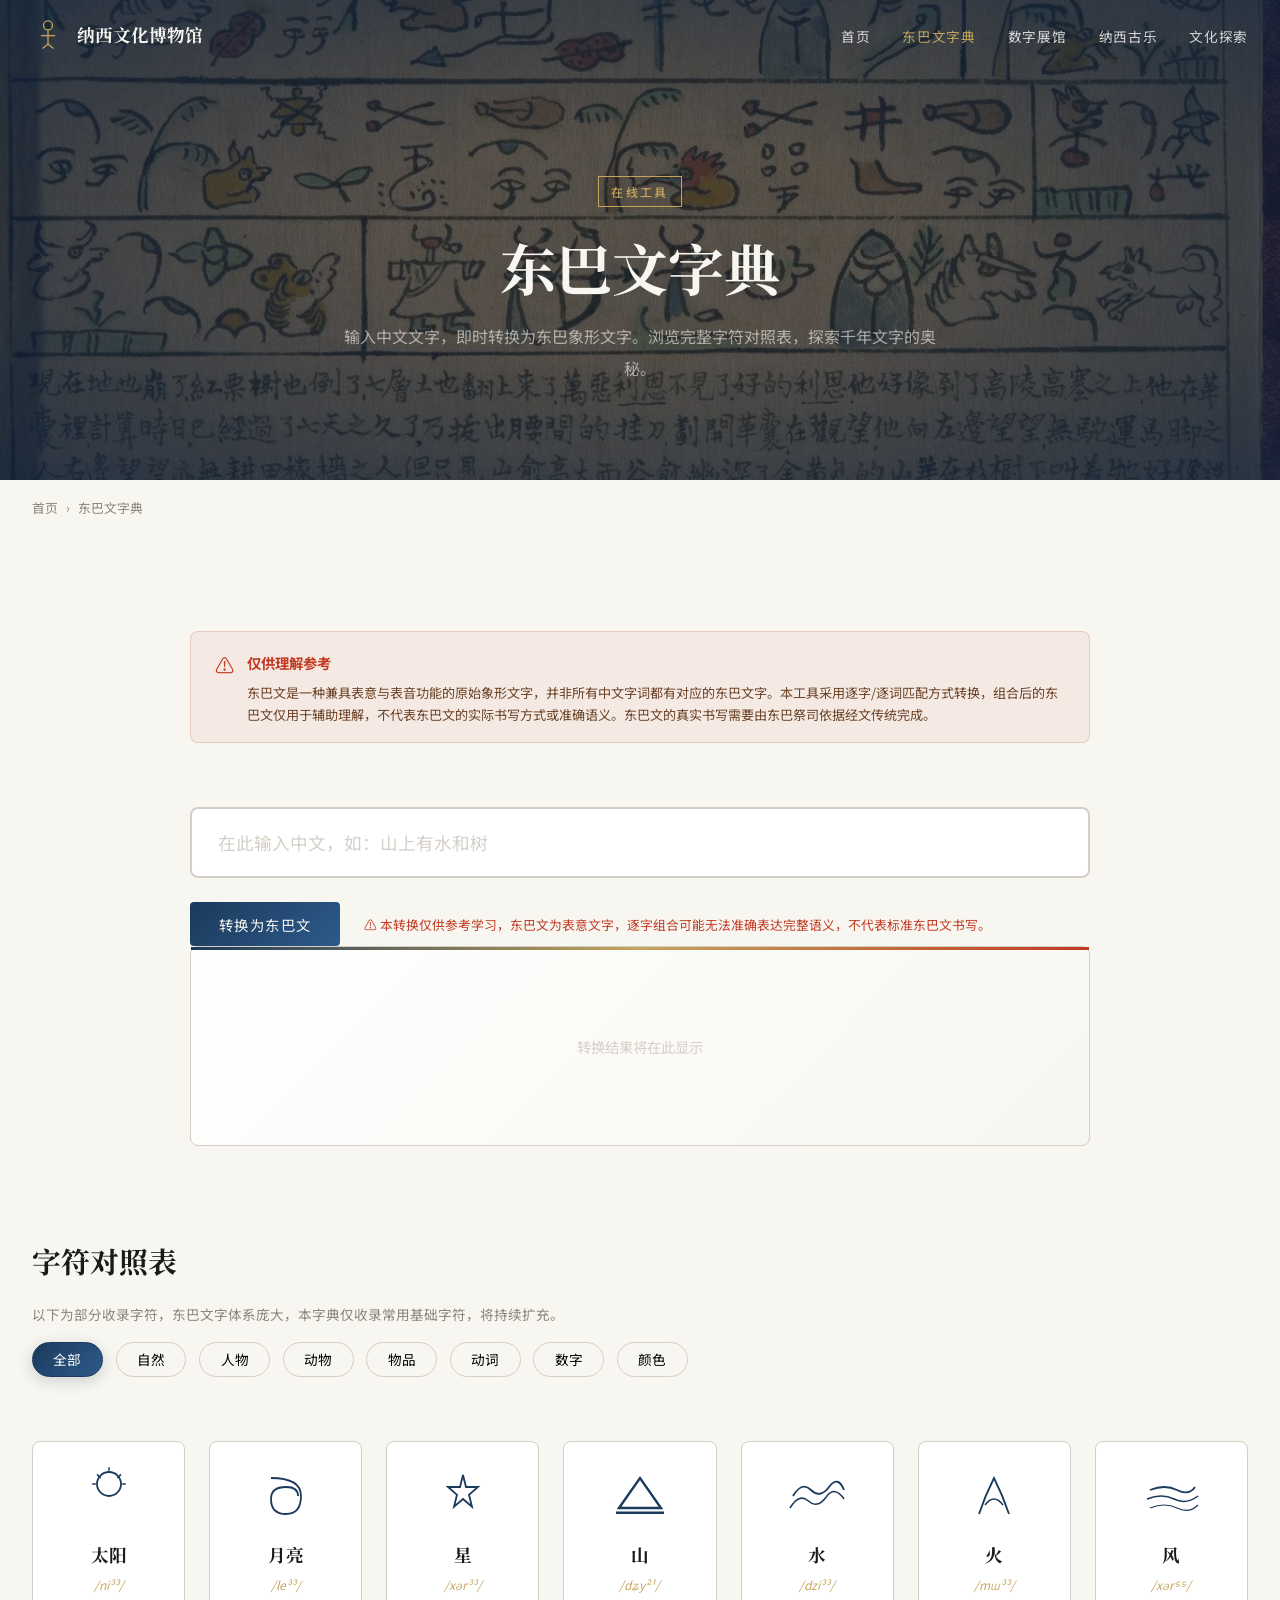
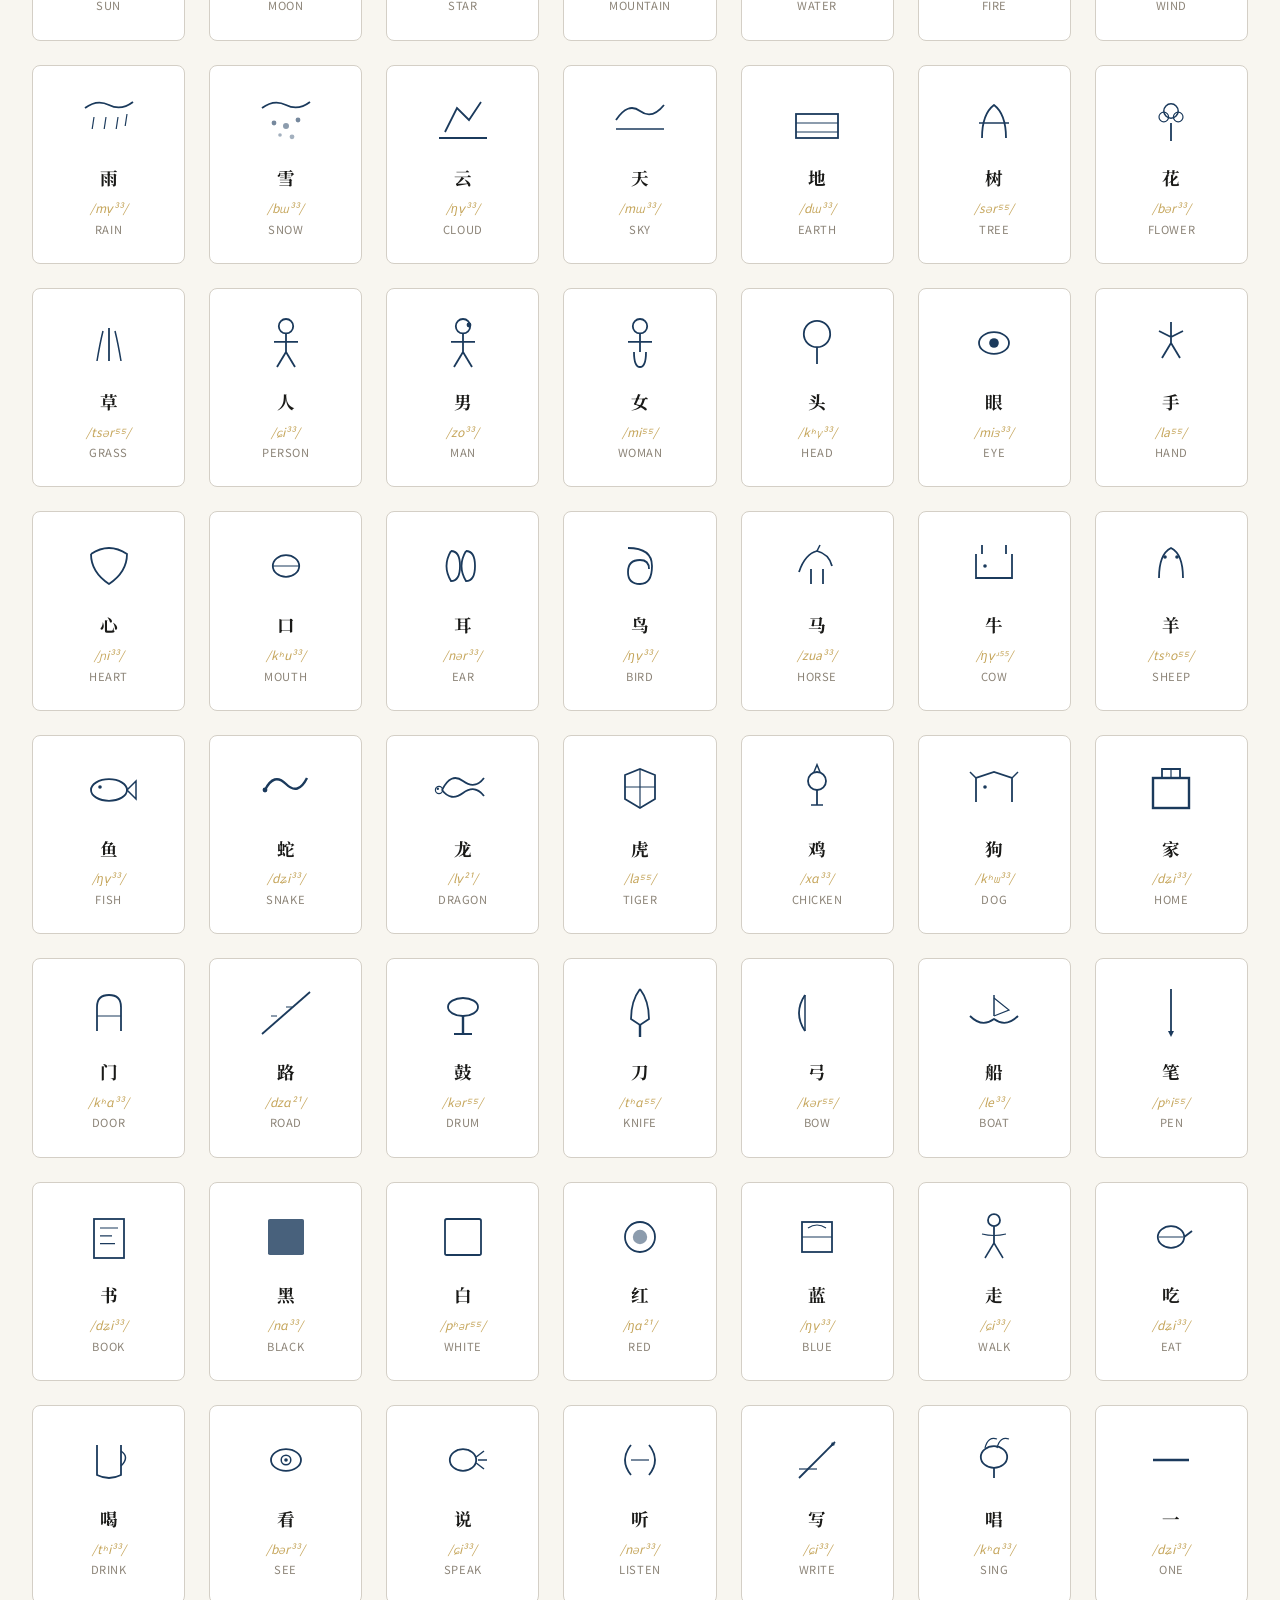
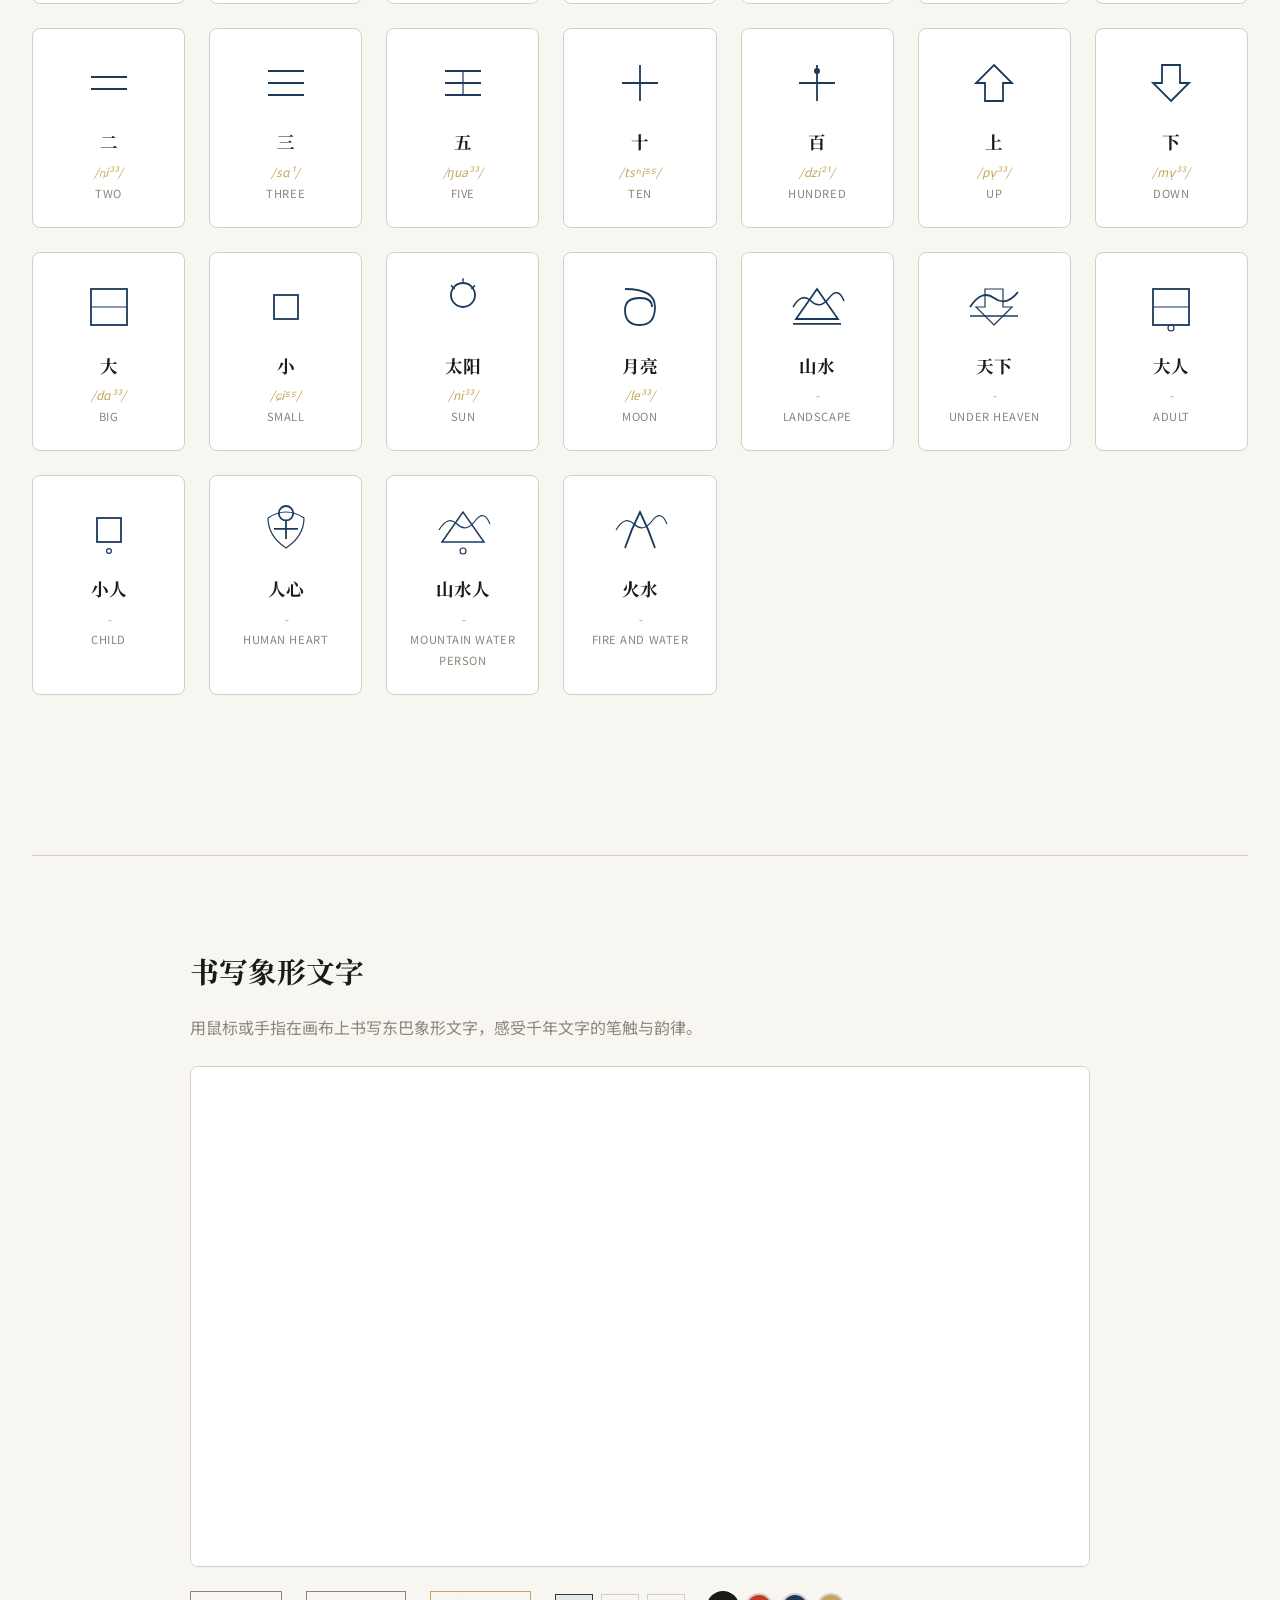
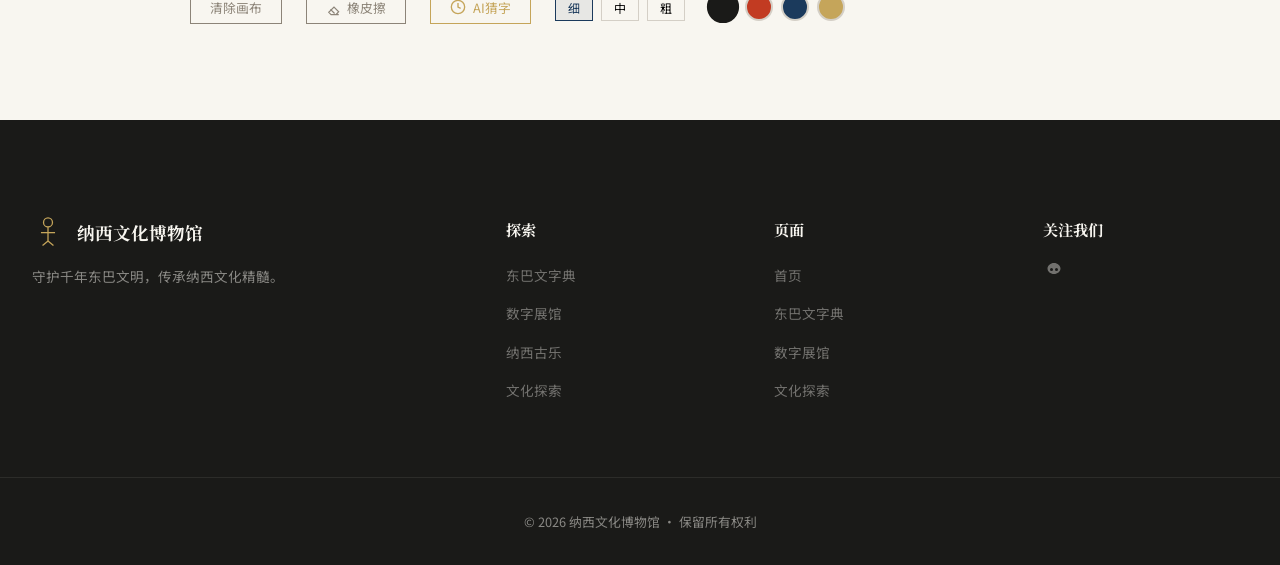
<file: dictionary.html>
<!DOCTYPE html>
<html lang="zh-CN">
<head>
  <meta charset="UTF-8">
  <meta name="viewport" content="width=device-width, initial-scale=1.0">
  <meta name="theme-color" content="#1B3A5C">
  <title>东巴文字典 — 纳西文化博物馆</title>
  <link rel="preconnect" href="https://fonts.googleapis.com">
  <link rel="preconnect" href="https://fonts.gstatic.com" crossorigin>
  <link href="https://fonts.googleapis.com/css2?family=Noto+Sans+SC:wght@300;400;500;700&family=Noto+Serif+SC:wght@400;600;700;900&display=swap" rel="stylesheet">
  <link rel="stylesheet" href="css/style.css">
  <style>
    /* Dictionary-specific styles */
    .converter { max-width:900px; margin:0 auto var(--space-xl); }
    .converter-input-wrap { position:relative; margin-bottom:1.5rem; }
    .converter-input {
      width:100%; padding:1.2em 1.5em; font-size:1.1rem; font-family:var(--font-sans);
      border:2px solid var(--color-mist); background:#fff; color:var(--color-dark);
      transition:all 0.3s; border-radius:8px;
    }
    .converter-input:focus { outline:none; border-color:var(--color-indigo); box-shadow:0 0 0 4px rgba(27,58,92,0.1); }
    .converter-input::placeholder { color:var(--color-mist); }
    .converter-btn {
      display:inline-block; padding:0.8em 2em; font-family:var(--font-sans);
      font-size:0.9rem; background:linear-gradient(135deg, var(--color-indigo), #2d5a8a);
      color:var(--color-snow); border:none; cursor:pointer; letter-spacing:0.1em;
      transition:all 0.3s var(--ease-out); border-radius:4px; position:relative; overflow:hidden;
    }
    .converter-btn::before {
      content:''; position:absolute; inset:0; background:linear-gradient(135deg, var(--color-vermilion), #d65a45);
      opacity:0; transition:opacity 0.3s;
    }
    .converter-btn:hover::before { opacity:1; }
    .converter-btn span { position:relative; z-index:1; }
    .converter-btn:hover { transform:translateY(-2px); box-shadow:0 8px 25px rgba(27,58,92,0.3); }
    .converter-result {
      min-height:200px; padding:2rem; background:linear-gradient(135deg, #fff, #F8F6F0);
      border:1px solid var(--color-mist); display:flex; flex-wrap:wrap; gap:2rem;
      align-items:center; justify-content:center; border-radius:8px; position:relative;
    }
    .converter-result::before {
      content:''; position:absolute; top:0; left:0; right:0; height:3px;
      background:linear-gradient(90deg, var(--color-indigo), var(--color-gold), var(--color-vermilion));
    }
    .result-empty { color:var(--color-mist); font-size:0.9rem; }
    .result-char { text-align:center; transition:transform 0.3s; }
    .result-char:hover { transform:scale(1.1); }
    .result-char svg { width:80px; height:80px; color:var(--color-indigo); display:block; margin:0 auto 0.5rem; }
    .result-char .char-cn { font-family:var(--font-serif); font-size:1rem; color:var(--color-dark); }
    .result-char .char-en { font-size:0.7rem; color:var(--color-stone); }
    .result-missing {
      display:inline-flex; align-items:center; justify-content:center;
      width:80px; height:80px; border:1px dashed var(--color-mist); color:var(--color-mist);
      font-size:1.5rem; font-family:var(--font-serif);
    }
    .result-punct { font-size:1.5rem; color:var(--color-stone); display:flex; align-items:center; justify-content:center; width:40px; }

    /* Category browser */
    .cat-browser { margin-top:var(--space-xl); }
    .cat-tabs { display:flex; gap:0.8rem; margin-bottom:var(--space-lg); flex-wrap:wrap; }
    .cat-tab {
      padding:0.5em 1.5em; font-size:0.85rem; border:1px solid var(--color-mist);
      background:transparent; cursor:pointer; transition:all 0.3s; font-family:var(--font-sans);
      border-radius:2rem;
    }
    .cat-tab.active, .cat-tab:hover {
      border-color:var(--color-indigo); color:#fff; background:linear-gradient(135deg, var(--color-indigo), #2d5a8a);
      box-shadow:0 4px 15px rgba(27,58,92,0.2);
    }
    .cat-grid { display:grid; grid-template-columns:repeat(auto-fill,minmax(140px,1fr)); gap:1.5rem; }
    .cat-item {
      text-align:center; padding:1.5rem 0.8rem; border:1px solid var(--color-mist);
      cursor:pointer; transition:all 0.4s var(--ease-out); background:#fff; border-radius:8px;
      position:relative; overflow:hidden;
    }
    .cat-item::before {
      content:''; position:absolute; inset:0;
      background:linear-gradient(135deg, rgba(197,165,90,0.1), transparent); opacity:0; transition:opacity 0.3s;
    }
    .cat-item:hover, .cat-item:focus-visible {
      transform:translateY(-6px); box-shadow:0 15px 40px rgba(0,0,0,0.1); border-color:var(--color-gold);
    }
    .cat-item:hover::before { opacity:1; }
    .cat-item svg { width:60px; height:60px; color:var(--color-indigo); display:block; margin:0 auto 0.8rem; transition:transform 0.3s; }
    .cat-item:hover svg { transform:rotate(5deg) scale(1.1); }
    .cat-item h4 { font-family:var(--font-serif); font-size:1.1rem; color:var(--color-dark); margin-bottom:0.2rem; }
    .cat-item .item-pinyin { font-size:0.75rem; color:var(--color-gold); font-style:italic; }
    .cat-item .item-en { font-size:0.7rem; color:var(--color-stone); text-transform:uppercase; letter-spacing:0.05em; }

    /* Interactive canvas */
    .dict-canvas-section { margin-top:var(--space-2xl); padding-top:var(--space-xl); border-top:1px solid var(--color-mist); }
    .dict-canvas-wrap { max-width:900px; margin:0 auto; }
    #dongbaCanvas { width:100%; background:#fff; border:1px solid var(--color-mist); cursor:crosshair; touch-action:none; border-radius:8px; }

    /* Detail modal */
    .char-modal {
      position:fixed; inset:0; background:rgba(15,36,64,0.95); backdrop-filter:blur(10px); z-index:9998;
      display:flex; align-items:center; justify-content:center;
      opacity:0; pointer-events:none; transition:opacity 0.4s;
    }
    .char-modal.active { opacity:1; pointer-events:all; }
    .char-modal-content {
      background:linear-gradient(135deg, #F8F6F0, #EDE8DF); padding:3rem; text-align:center; max-width:420px; width:90%;
      border-radius:16px; transform:scale(0.9) translateY(20px); transition:transform 0.5s cubic-bezier(0.16, 1, 0.3, 1);
      box-shadow:0 25px 80px rgba(0,0,0,0.4); position:relative;
    }
    .char-modal.active .char-modal-content { transform:scale(1) translateY(0); }
    .char-modal-content::before {
      content:''; position:absolute; top:0; left:0; right:0; height:4px;
      background:linear-gradient(90deg, var(--color-indigo), var(--color-gold), var(--color-vermilion));
    }
    .char-modal-content svg { width:120px; height:120px; color:var(--color-indigo); margin:0 auto 1.5rem; display:block; }
    .char-modal-content h2 { font-family:var(--font-serif); font-size:2rem; margin-bottom:0.3rem; color:var(--color-dark); }
    .char-modal-content .modal-pinyin { color:var(--color-gold); font-style:italic; margin-bottom:0.3rem; font-size:1rem; }
    .char-modal-content .modal-en { color:var(--color-stone); font-size:0.85rem; text-transform:uppercase; letter-spacing:0.1em; margin-bottom:1.5rem; }
    .char-modal-close {
      position:absolute; top:1.5rem; right:1.5rem; background:rgba(27,58,92,0.1); border:none;
      color:var(--color-indigo); font-size:1.5rem; cursor:pointer; width:40px; height:40px;
      border-radius:50%; display:flex; align-items:center; justify-content:center; transition:all 0.3s;
    }
    .char-modal-close:hover { background:rgba(27,58,92,0.2); transform:rotate(90deg); }

    /* Mobile responsive */
    @media (max-width: 768px) {
      .cat-tabs {
        gap: 0.5rem;
        overflow-x: auto;
        -webkit-overflow-scrolling: touch;
        flex-wrap: nowrap;
        padding-bottom: 0.5rem;
        scrollbar-width: none;
      }
      .cat-tabs::-webkit-scrollbar { display: none; }
      .cat-tab {
        padding: 0.4em 1.2em;
        font-size: 0.8rem;
        white-space: nowrap;
        flex-shrink: 0;
      }
      .cat-grid {
        grid-template-columns: repeat(auto-fill, minmax(100px, 1fr));
        gap: 0.8rem;
      }
      .cat-item {
        padding: 1rem 0.5rem;
      }
      .cat-item svg {
        width: 48px;
        height: 48px;
      }
      .cat-item h4 {
        font-size: 0.95rem;
      }
      .cat-item .item-pinyin {
        font-size: 0.65rem;
      }
      .cat-item .item-en {
        font-size: 0.6rem;
      }
    }
    @media (max-width: 400px) {
      .cat-grid {
        grid-template-columns: repeat(3, 1fr);
        gap: 0.6rem;
      }
      .cat-item {
        padding: 0.8rem 0.4rem;
      }
      .cat-item svg {
        width: 40px;
        height: 40px;
      }
      .cat-item h4 {
        font-size: 0.85rem;
      }
    }
  </style>
</head>
<body>
  <div class="scroll-progress" id="scrollProgress"></div>

  <!-- Nav -->
  <nav class="navbar scrolled" id="navbar">
    <div class="nav-container">
      <a href="index.html" class="nav-logo">
        <svg width="32" height="32" viewBox="0 0 100 100"><circle cx="50" cy="20" r="14" fill="none" stroke="#C5A55A" stroke-width="4"/><line x1="50" y1="34" x2="50" y2="78" stroke="#C5A55A" stroke-width="4"/><line x1="28" y1="52" x2="72" y2="52" stroke="#C5A55A" stroke-width="4"/><line x1="33" y1="92" x2="50" y2="78" stroke="#C5A55A" stroke-width="4"/><line x1="67" y1="92" x2="50" y2="78" stroke="#C5A55A" stroke-width="4"/></svg>
        <span class="logo-text">纳西文化博物馆</span>
      </a>
      <ul class="nav-links">
        <li><a href="index.html">首页</a></li>
        <li><a href="dictionary.html" style="color:var(--color-gold)">东巴文字典</a></li>
        <li><a href="gallery.html">数字展馆</a></li>
        <li><a href="music.html">纳西古乐</a></li>
        <li><a href="explore.html">文化探索</a></li>
      </ul>
      <button class="nav-toggle" id="navToggle" aria-label="菜单"><span></span><span></span><span></span></button>
    </div>
  </nav>
  <div class="mobile-menu" id="mobileMenu">
    <ul class="mobile-nav-links">
      <li><a href="index.html">首页</a></li>
      <li><a href="dictionary.html">东巴文字典</a></li>
      <li><a href="gallery.html">数字展馆</a></li>
      <li><a href="music.html">纳西古乐</a></li>
      <li><a href="explore.html">文化探索</a></li>
  </div>

  <!-- Page Hero -->
  <section class="page-hero">
    <div class="page-hero-bg" style="background: url('东巴文化/东巴经书/东巴经书.jpg') center/cover no-repeat;"></div>
    <div class="page-hero-overlay" style="background: radial-gradient(ellipse at center, rgba(15,36,64,0.6) 30%, rgba(15,36,64,0.85) 100%);"></div>
    <div class="page-hero-content anim-fade-up">
      <span class="section-tag">在线工具</span>
      <h1 class="section-title section-title-light">东巴文字典</h1>
      <p class="page-hero-desc">输入中文文字，即时转换为东巴象形文字。浏览完整字符对照表，探索千年文字的奥秘。</p>
    </div>
  </section>

  <div class="breadcrumb"><a href="index.html">首页</a><span>›</span>东巴文字典</div>

  <!-- Converter -->
  <div class="page-body">
    <!-- Disclaimer Banner -->
    <div class="disclaimer-banner anim-fade-up" style="max-width:900px;margin:0 auto var(--space-lg);padding:1rem 1.5rem;background:rgba(194,59,34,0.06);border:1px solid rgba(194,59,34,0.2);border-radius:8px;display:flex;align-items:flex-start;gap:0.8rem;">
      <span style="font-size:1.2rem;color:var(--color-vermilion);flex-shrink:0;">&#9888;</span>
      <div>
        <strong style="color:var(--color-vermilion);font-size:0.9rem;">仅供理解参考</strong>
        <p style="font-size:0.82rem;color:#6B4226;line-height:1.7;margin-top:0.3rem;">东巴文是一种兼具表意与表音功能的原始象形文字，并非所有中文字词都有对应的东巴文字。本工具采用逐字/逐词匹配方式转换，组合后的东巴文仅用于辅助理解，不代表东巴文的实际书写方式或准确语义。东巴文的真实书写需要由东巴祭司依据经文传统完成。</p>
      </div>
    </div>
    <div class="converter anim-fade-up">
      <div class="converter-input-wrap">
        <input type="text" class="converter-input" id="inputText" placeholder="在此输入中文，如：山上有水和树" maxlength="50">
      </div>
      <div class="converter-btn-wrap" style="display:flex;align-items:center;gap:1.5rem;flex-wrap:wrap;">
        <button class="converter-btn" id="convertBtn"><span>转换为东巴文</span></button>
        <span style="font-size:0.8rem;color:var(--color-vermilion);line-height:1.5;">
          &#9888; 本转换仅供参考学习，东巴文为表意文字，逐字组合可能无法准确表达完整语义，不代表标准东巴文书写。
        </span>
      </div>
      <div class="converter-result" id="convertResult">
        <p class="result-empty">转换结果将在此显示</p>
      </div>
    </div>

    <!-- Category Browser -->
    <div class="cat-browser anim-fade-up">
      <h2 class="section-title" style="font-size:1.8rem;">字符对照表</h2>
      <p style="color:var(--color-stone);font-size:0.85rem;margin-bottom:1rem;line-height:1.6;">以下为部分收录字符，东巴文字体系庞大，本字典仅收录常用基础字符，将持续扩充。</p>
      <div class="cat-tabs">
        <button class="cat-tab active" data-cat="all">全部</button>
        <button class="cat-tab" data-cat="nature">自然</button>
        <button class="cat-tab" data-cat="people">人物</button>
        <button class="cat-tab" data-cat="animal">动物</button>
        <button class="cat-tab" data-cat="object">物品</button>
        <button class="cat-tab" data-cat="verb">动词</button>
        <button class="cat-tab" data-cat="number">数字</button>
        <button class="cat-tab" data-cat="color">颜色</button>
      </div>
      <div class="cat-grid" id="catGrid"></div>
    </div>

    <!-- Interactive Canvas -->
    <div class="dict-canvas-section anim-fade-up">
      <div class="dict-canvas-wrap">
        <h2 class="section-title" style="font-size:1.8rem;">书写象形文字</h2>
        <p style="color:var(--color-stone);margin-bottom:1.5rem;">用鼠标或手指在画布上书写东巴象形文字，感受千年文字的笔触与韵律。</p>
        <canvas id="dongbaCanvas" width="900" height="500"></canvas>
        <div class="canvas-controls">
          <button class="canvas-btn" id="canvasClear">清除画布</button>
          <button class="canvas-btn" id="canvasEraser">
            <svg width="14" height="14" viewBox="0 0 24 24" fill="none" stroke="currentColor" stroke-width="2" style="vertical-align:middle;margin-right:3px;"><path d="M20 20H7L3 16l9-9 8 8-4 4z"/><line x1="6" y1="11" x2="13" y2="18"/></svg>
            橡皮擦
          </button>
          <button class="canvas-btn canvas-btn-ai" id="canvasRecognize">
            <svg width="16" height="16" viewBox="0 0 24 24" fill="none" stroke="currentColor" stroke-width="2" style="vertical-align:middle;margin-right:4px;"><path d="M12 2a10 10 0 1 0 10 10A10 10 0 0 0 12 2z"/><path d="M12 6v6l4 2"/></svg>
            AI猜字
          </button>
          <div class="brush-sizes">
            <button class="brush-btn active" data-size="3">细</button>
            <button class="brush-btn" data-size="6">中</button>
            <button class="brush-btn" data-size="10">粗</button>
          </div>
          <div class="ink-colors">
            <button class="ink-btn active" data-color="#1A1A18" style="background:#1A1A18"></button>
            <button class="ink-btn" data-color="#C23B22" style="background:#C23B22"></button>
            <button class="ink-btn" data-color="#1B3A5C" style="background:#1B3A5C"></button>
            <button class="ink-btn" data-color="#C5A55A" style="background:#C5A55A"></button>
          </div>
        </div>
        <!-- AI识别结果 -->
        <div class="ai-result" id="aiResult" style="display:none;">
          <div class="ai-result-header">
            <span class="ai-result-tag">AI 识别结果</span>
            <button class="ai-result-close" id="aiResultClose">&times;</button>
          </div>
          <div class="ai-result-list" id="aiResultList"></div>
        </div>
      </div>
    </div>
  </div>

  <!-- Character Detail Modal -->
  <div class="char-modal" id="charModal">
    <button class="char-modal-close" id="charModalClose">&times;</button>
    <div class="char-modal-content" id="charModalContent"></div>
  </div>

  <!-- Footer -->
  <footer class="footer">
    <div class="footer-container">
      <div class="footer-brand">
        <a href="index.html" class="footer-logo"><svg width="32" height="32" viewBox="0 0 100 100"><circle cx="50" cy="20" r="14" fill="none" stroke="#C5A55A" stroke-width="4"/><line x1="50" y1="34" x2="50" y2="78" stroke="#C5A55A" stroke-width="4"/><line x1="28" y1="52" x2="72" y2="52" stroke="#C5A55A" stroke-width="4"/><line x1="33" y1="92" x2="50" y2="78" stroke="#C5A55A" stroke-width="4"/><line x1="67" y1="92" x2="50" y2="78" stroke="#C5A55A" stroke-width="4"/></svg><span>纳西文化博物馆</span></a>
        <p class="footer-desc">守护千年东巴文明，传承纳西文化精髓。</p>
      </div>
      <div class="footer-nav"><h4>探索</h4><ul><li><a href="dictionary.html">东巴文字典</a></li><li><a href="gallery.html">数字展馆</a></li><li><a href="music.html">纳西古乐</a></li><li><a href="explore.html">文化探索</a></li></ul></div>
      <div class="footer-nav"><h4>页面</h4><ul><li><a href="index.html">首页</a></li><li><a href="dictionary.html">东巴文字典</a></li><li><a href="gallery.html">数字展馆</a></li><li><a href="explore.html">文化探索</a></li></ul></div>
      <div class="footer-social"><h4>关注我们</h4><div class="social-icons"><a href="#" aria-label="微信"><svg width="24" height="24" viewBox="0 0 24 24" fill="currentColor"><path d="M8.5 11a1.5 1.5 0 1 0 0-3 1.5 1.5 0 0 0 0 3zm5 0a1.5 1.5 0 1 0 0-3 1.5 1.5 0 0 0 0 3zm-2.5 3c-3.5 0-6.5-2.5-6.5-5.5S7.5 3 11 3s6.5 2.5 6.5 5.5-3 5.5-6.5 5.5z"/></svg></a></div></div>
    </div>
    <div class="footer-bottom"><p>&copy; 2026 纳西文化博物馆 &middot; 保留所有权利</p></div>
  </footer>

  <script src="js/dongba-db.js"></script>
  <script src="js/animations.js"></script>
  <script src="js/canvas-draw.js"></script>
  <script src="js/ai-recognize.js"></script>
  <script src="js/main.js"></script>
  <script>
  (function(){
    // Converter
    var input = document.getElementById('inputText');
    var btn = document.getElementById('convertBtn');
    var result = document.getElementById('convertResult');

    function doConvert(){
      var text = input.value.trim();
      if(!text){ result.innerHTML='<p class="result-empty">请输入中文文字</p>'; return; }
      var items = convertToDongba(text);
      var missingChars = [];
      var html = '<div class="result-note" style="width:100%;text-align:center;font-size:0.75rem;color:var(--color-stone);margin-bottom:1rem;padding:0.5rem;background:rgba(197,165,90,0.06);border-radius:4px;">以下为逐字/逐词匹配结果，仅供参考理解，不代表东巴文实际书写</div>';
      html += '<div style="display:flex;flex-wrap:wrap;gap:1.5rem;align-items:center;justify-content:center;">';
      items.forEach(function(item){
        if(item.found){
          html += '<div class="result-char" title="'+item.cn+' '+item.en+'"><svg viewBox="0 0 100 100">'+item.svg+'</svg><div class="char-cn">'+item.cn+'</div><div class="char-en">'+item.en+'</div></div>';
        } else if(item.isPunct){
          html += '<div class="result-punct">'+item.cn+'</div>';
        } else {
          missingChars.push(item.cn);
        }
      });
      html += '</div>';
      if(missingChars.length > 0){
        html += '<div style="width:100%;text-align:center;margin-top:1.2rem;padding:0.8rem 1rem;background:rgba(194,59,34,0.05);border:1px solid rgba(194,59,34,0.15);border-radius:6px;">';
        html += '<p style="font-size:0.8rem;color:var(--color-vermilion);margin-bottom:0.3rem;">以下文字暂无对应东巴文收录：</p>';
        html += '<p style="font-size:1rem;color:var(--color-dark);font-family:var(--font-serif);letter-spacing:0.2em;">' + missingChars.join(' ') + '</p>';
        html += '<p style="font-size:0.75rem;color:var(--color-stone);margin-top:0.3rem;">东巴文并非所有现代汉字都有对应，以上文字在当前字库中未找到匹配</p>';
        html += '</div>';
      }
      result.innerHTML = html;
    }
    btn.addEventListener('click', doConvert);
    input.addEventListener('keydown', function(e){ if(e.key==='Enter') doConvert(); });

    // Category browser
    var grid = document.getElementById('catGrid');
    var tabs = document.querySelectorAll('.cat-tab');

    function renderGrid(cat){
      var filtered = cat === 'all' ? DONGBA_DB : DONGBA_DB.filter(function(d){ return d.cat === cat; });
      var html = '';
      filtered.forEach(function(d){
        html += '<div class="cat-item" data-cn="'+d.cn+'" data-pinyin="'+d.pinyin+'" data-en="'+d.en+'" data-svg="'+encodeURIComponent(d.svg)+'" tabindex="0" role="button" aria-label="'+d.cn+' '+d.en+'"><svg viewBox="0 0 100 100">'+d.svg+'</svg><h4>'+d.cn+'</h4><div class="item-pinyin">'+d.pinyin+'</div><div class="item-en">'+d.en+'</div></div>';
      });
      grid.innerHTML = html;
      bindItemClicks();
    }

    tabs.forEach(function(tab){
      tab.addEventListener('click', function(){
        tabs.forEach(function(t){ t.classList.remove('active'); });
        tab.classList.add('active');
        renderGrid(tab.dataset.cat);
      });
    });

    renderGrid('all');

    // Character detail modal
    var modal = document.getElementById('charModal');
    var modalContent = document.getElementById('charModalContent');
    var modalClose = document.getElementById('charModalClose');

    function bindItemClicks(){
      document.querySelectorAll('.cat-item').forEach(function(item){
        function openItemModal() {
          var cn = item.dataset.cn;
          var py = item.dataset.pinyin;
          var en = item.dataset.en;
          var svg = decodeURIComponent(item.dataset.svg);
          modalContent.innerHTML = '<svg viewBox="0 0 100 100">'+svg+'</svg><h2>'+cn+'</h2><div class="modal-pinyin">'+py+'</div><div class="modal-en">'+en+'</div>';
          modal.classList.add('active');
        }
        item.addEventListener('click', openItemModal);
        item.addEventListener('keydown', function(e){ if(e.key==='Enter') openItemModal(); });
      });
    }

    modalClose.addEventListener('click', function(){ modal.classList.remove('active'); });
    modal.addEventListener('click', function(e){ if(e.target===modal) modal.classList.remove('active'); });
    document.addEventListener('keydown', function(e){ if(e.key==='Escape') modal.classList.remove('active'); });

    // AI Recognize
    var recognizeBtn = document.getElementById('canvasRecognize');
    var resultPanel = document.getElementById('aiResult');
    var resultList = document.getElementById('aiResultList');
    var resultClose = document.getElementById('aiResultClose');
    var aiCanvas = document.getElementById('dongbaCanvas');
    if(recognizeBtn && aiCanvas){
      function renderResults(results) {
        if (!results || !results.length) {
          resultList.innerHTML = '<p style="text-align:center;color:var(--color-stone);padding:1rem;">画布为空或未识别到相似字符，请先在画布上书写东巴文字再试。</p>';
          resultPanel.style.display = 'block';
          return;
        }
        var html = '';
        results.forEach(function(r, i) {
          var pct = Math.round(r.confidence * 100);
          var barColor = pct > 60 ? 'var(--color-indigo)' : pct > 35 ? 'var(--color-gold)' : 'var(--color-vermilion)';
          html += '<div class="ai-result-item" style="animation-delay:' + (i * 0.1) + 's">';
          html += '<div class="ai-result-rank">' + (i + 1) + '</div>';
          html += '<div class="ai-result-char"><svg viewBox="0 0 100 100" width="60" height="60" style="color:var(--color-indigo)">' + r.svg + '</svg></div>';
          html += '<div class="ai-result-info">';
          html += '<h4>' + r.cn + ' <span class="ai-result-pinyin">' + r.pinyin + '</span></h4>';
          html += '<p class="ai-result-en">' + r.en + '</p>';
          html += '<div class="ai-confidence-bar"><div class="ai-confidence-fill" style="width:' + pct + '%;background:' + barColor + '"></div></div>';
          html += '<span class="ai-confidence-text">匹配度 ' + pct + '%</span>';
          html += '</div></div>';
        });
        resultList.innerHTML = html;
        resultPanel.style.display = 'block';
      }

      recognizeBtn.addEventListener('click', function() {
        if (typeof RecognizeDongba === 'undefined') return;
        resultList.innerHTML = '<p style="text-align:center;color:var(--color-gold);padding:1rem;">正在识别中...</p>';
        resultPanel.style.display = 'block';
        RecognizeDongba.recognize(aiCanvas).then(renderResults).catch(function() {
          renderResults([]);
        });
      });

      if(resultClose){
        resultClose.addEventListener('click', function(){ resultPanel.style.display = 'none'; });
      }
    }
  })();
  </script>
</body>
</html>
</file>
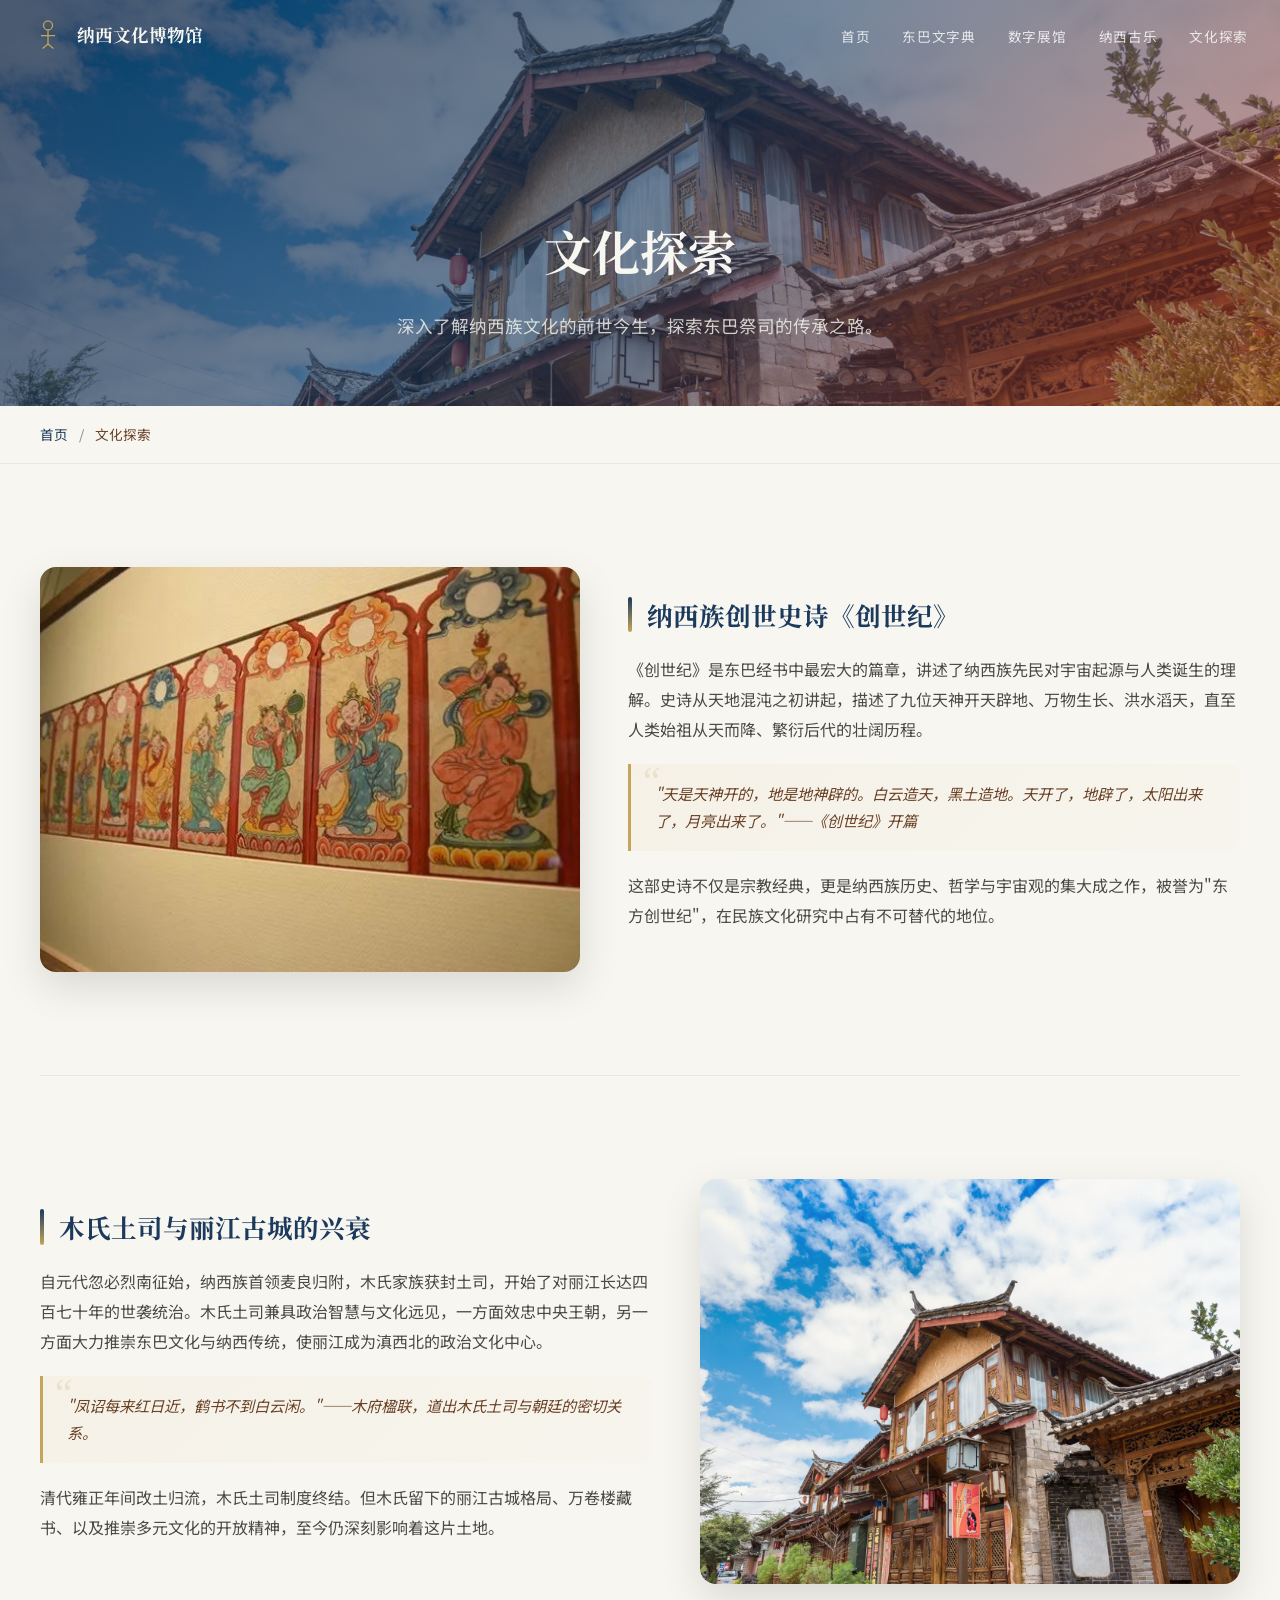
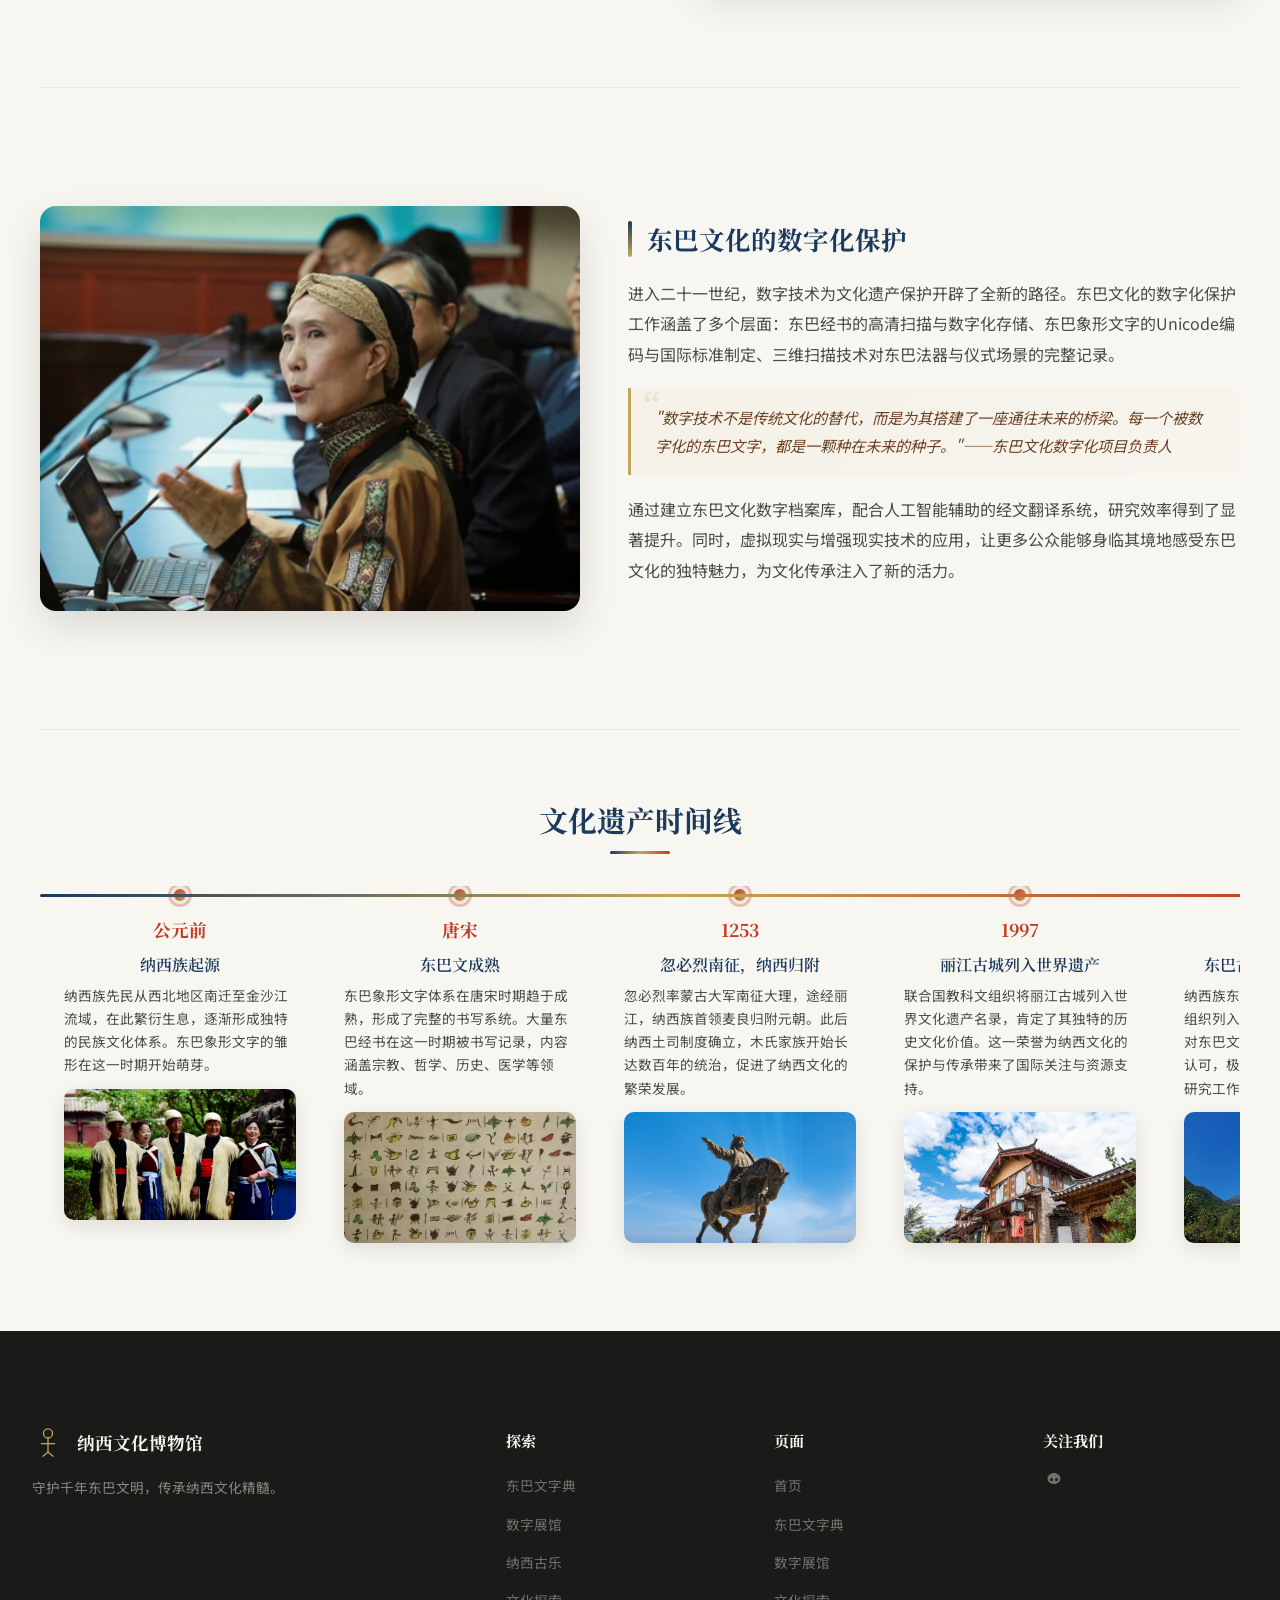
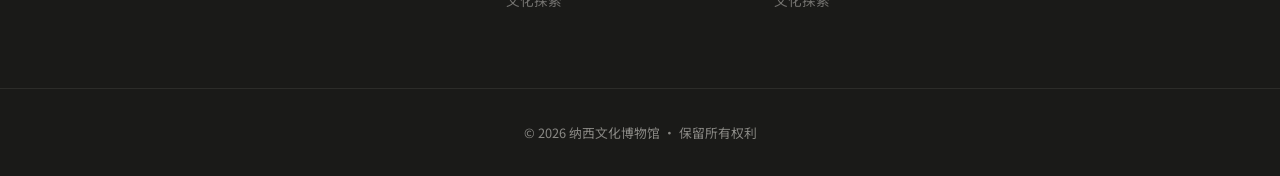
<file: explore.html>
<!DOCTYPE html>
<html lang="zh-CN">
<head>
  <meta charset="UTF-8">
  <meta name="viewport" content="width=device-width, initial-scale=1.0">
<meta name="theme-color" content="#1B3A5C">
  <title>文化探索 — 纳西文化博物馆</title>
    <meta name="theme-color" content="#1B3A5C">
<meta name="description" content="深入了解纳西族文化的前世今生，探索东巴祭司的传承之路。">
  <link rel="preconnect" href="https://fonts.googleapis.com">
  <link rel="preconnect" href="https://fonts.gstatic.com" crossorigin>
  <link href="https://fonts.googleapis.com/css2?family=Noto+Sans+SC:wght@300;400;500;700&family=Noto+Serif+SC:wght@400;600;700;900&display=swap" rel="stylesheet">
  <link rel="stylesheet" href="css/style.css">
  <style>
    /* Story Blocks */
    .story-block {
      display: flex;
      align-items: center;
      gap: 3rem;
      margin-bottom: 4rem;
      padding-bottom: 4rem;
      border-bottom: 1px solid #EDE8DF;
      position: relative;
      opacity: 0;
      transform: translateY(30px);
      transition: opacity 0.8s ease, transform 0.8s ease;
    }
    .story-block.visible {
      opacity: 1;
      transform: translateY(0);
    }
    .story-block:last-of-type {
      border-bottom: none;
    }
    .story-block:nth-child(even) {
      flex-direction: row-reverse;
    }
    .story-image {
      flex: 0 0 45%;
      aspect-ratio: 4/3;
      border-radius: 16px;
      overflow: hidden;
      display: flex;
      align-items: center;
      justify-content: center;
      position: relative;
      box-shadow: 0 15px 40px rgba(0,0,0,0.12);
      transition: transform 0.5s ease, box-shadow 0.5s ease;
    }
    .story-block:hover .story-image {
      transform: scale(1.02);
      box-shadow: 0 20px 50px rgba(0,0,0,0.18);
    }
    .story-image::after {
      content: '';
      position: absolute;
      inset: 0;
      background: linear-gradient(135deg, rgba(197,165,90,0.1), transparent);
      pointer-events: none;
    }
    .story-image span {
      color: rgba(255,255,255,0.5);
      font-size: 2rem;
      font-family: 'Noto Serif SC', serif;
      font-weight: 700;
    }
    .story-text {
      flex: 1;
    }
    .story-text h2 {
      font-family: 'Noto Serif SC', serif;
      font-size: 1.6rem;
      color: #1B3A5C;
      margin-bottom: 1rem;
      position: relative;
      padding-left: 1.2rem;
    }
    .story-text h2::before {
      content: '';
      position: absolute;
      left: 0;
      top: 0.2em;
      bottom: 0.2em;
      width: 4px;
      background: linear-gradient(180deg, #1B3A5C, #C5A55A);
      border-radius: 2px;
    }
    .story-text p {
      font-size: 1rem;
      color: #4a4a48;
      line-height: 1.9;
      margin-bottom: 1rem;
    }
    .story-text blockquote {
      border-left: 3px solid #C5A55A;
      padding: 1rem 1.5rem;
      margin: 1.2rem 0;
      background: linear-gradient(135deg, rgba(197,165,90,0.06), rgba(197,165,90,0.02));
      border-radius: 0 12px 12px 0;
      position: relative;
    }
    .story-text blockquote::before {
      content: '\201C';
      position: absolute;
      top: -0.2rem;
      left: 0.5rem;
      font-size: 2.5rem;
      color: rgba(197,165,90,0.2);
      font-family: serif;
      line-height: 1;
    }
    .story-text blockquote p {
      font-style: italic;
      color: #6B4226;
      font-size: 0.95rem;
      margin-bottom: 0;
      line-height: 1.8;
    }
    @media (max-width: 768px) {
      .story-block,
      .story-block:nth-child(even) {
        flex-direction: column;
      }
      .story-image {
        flex: none;
        width: 100%;
      }
    }
    /* Heritage Timeline - Horizontal */
    .heritage-timeline-section {
      margin-top: 3rem;
    }
    .heritage-timeline-section h2 {
      font-family: 'Noto Serif SC', serif;
      font-size: 1.8rem;
      color: #1B3A5C;
      text-align: center;
      margin-bottom: 2.5rem;
      position: relative;
    }
    .heritage-timeline-section h2::after {
      content: '';
      position: absolute;
      bottom: -0.5rem;
      left: 50%;
      transform: translateX(-50%);
      width: 60px;
      height: 3px;
      background: linear-gradient(90deg, #1B3A5C, #C5A55A, #C23B22);
      border-radius: 2px;
    }
    .heritage-timeline {
      position: relative;
      display: flex;
      overflow-x: auto;
      padding: 0;
      gap: 0;
      scroll-snap-type: x mandatory;
      scrollbar-width: thin;
      scrollbar-color: #C5A55A #EDE8DF;
    }
    .heritage-timeline::-webkit-scrollbar { height: 6px; }
    .heritage-timeline::-webkit-scrollbar-track { background: #EDE8DF; border-radius: 3px; }
    .heritage-timeline::-webkit-scrollbar-thumb { background: #C5A55A; border-radius: 3px; }
    .heritage-timeline-line {
      position: absolute;
      left: 0;
      top: 8px;
      height: 3px;
      background: linear-gradient(to right, #1B3A5C, #C5A55A, #C23B22);
      z-index: 0;
      pointer-events: none;
      border-radius: 2px;
    }
    .heritage-milestone {
      position: relative;
      flex: 0 0 280px;
      padding-top: 28px;
      padding-left: 1.5rem;
      padding-right: 1.5rem;
      padding-bottom: 1.5rem;
      scroll-snap-align: start;
      opacity: 0;
      transform: translateY(20px);
      animation: milestoneIn 0.6s ease forwards;
    }
    .heritage-milestone:nth-child(1) { animation-delay: 0.1s; }
    .heritage-milestone:nth-child(2) { animation-delay: 0.2s; }
    .heritage-milestone:nth-child(3) { animation-delay: 0.3s; }
    .heritage-milestone:nth-child(4) { animation-delay: 0.4s; }
    .heritage-milestone:nth-child(5) { animation-delay: 0.5s; }
    @keyframes milestoneIn {
      to { opacity: 1; transform: translateY(0); }
    }
    .heritage-milestone::before {
      content: '';
      position: absolute;
      top: 0;
      left: 50%;
      transform: translateX(-50%);
      width: 18px;
      height: 18px;
      border-radius: 50%;
      background: linear-gradient(135deg, #C23B22, #C5A55A);
      border: 3px solid #EDE8DF;
      box-shadow: 0 0 0 3px rgba(194,59,34,0.3);
      z-index: 1;
    }
    .heritage-milestone .ms-year {
      font-family: 'Noto Serif SC', serif;
      font-size: 1.1rem;
      font-weight: 700;
      color: #C23B22;
      margin-bottom: 0.3rem;
      text-align: center;
    }
    .heritage-milestone .ms-title {
      font-family: 'Noto Serif SC', serif;
      font-size: 1rem;
      font-weight: 600;
      color: #1B3A5C;
      margin-bottom: 0.3rem;
      text-align: center;
    }
    .heritage-milestone .ms-desc {
      font-size: 0.85rem;
      color: #4a4a48;
      line-height: 1.7;
    }
    .ms-img {
      margin-top: 0.8rem;
      border-radius: 10px;
      overflow: hidden;
      aspect-ratio: 16/9;
      background-size: cover;
      background-position: center;
      background-color: #EDE8DF;
      transition: transform 0.4s ease;
      box-shadow: 0 6px 20px rgba(0,0,0,0.1);
    }
    .heritage-milestone:hover .ms-img {
      transform: scale(1.05);
    }
    @media (max-width: 768px) {
      .heritage-milestone {
        flex: 0 0 240px;
      }
    }
  </style>
</head>
<body>

  <nav class="navbar scrolled" id="navbar">
    <div class="nav-container">
      <a href="index.html" class="nav-logo">
        <svg width="32" height="32" viewBox="0 0 100 100"><circle cx="50" cy="20" r="14" fill="none" stroke="#C5A55A" stroke-width="4"/><line x1="50" y1="34" x2="50" y2="78" stroke="#C5A55A" stroke-width="4"/><line x1="28" y1="52" x2="72" y2="52" stroke="#C5A55A" stroke-width="4"/><line x1="33" y1="92" x2="50" y2="78" stroke="#C5A55A" stroke-width="4"/><line x1="67" y1="92" x2="50" y2="78" stroke="#C5A55A" stroke-width="4"/></svg>
        <span class="logo-text">纳西文化博物馆</span>
      </a>
      <ul class="nav-links">
        <li><a href="index.html">首页</a></li>
        <li><a href="dictionary.html">东巴文字典</a></li>
        <li><a href="gallery.html">数字展馆</a></li>
        <li><a href="music.html">纳西古乐</a></li>
        <li><a href="explore.html">文化探索</a></li>
      </ul>
      <button class="nav-toggle" id="navToggle" aria-label="菜单"><span></span><span></span><span></span></button>
    </div>
  </nav>

  <div class="mobile-menu" id="mobileMenu">
    <ul class="mobile-nav-links">
      <li><a href="index.html">首页</a></li>
      <li><a href="dictionary.html">东巴文字典</a></li>
      <li><a href="gallery.html">数字展馆</a></li>
      <li><a href="music.html">纳西古乐</a></li>
      <li><a href="explore.html">文化探索</a></li>
    </ul>
  </div>

  <!-- Page Hero -->
  <section class="page-hero" style="background: url('古城建筑/木楼/古城木楼.jpg') center/cover no-repeat;">
    <div style="position:absolute;inset:0;background: linear-gradient(135deg, rgba(15,36,64,0.75) 0%, rgba(27,58,92,0.6) 50%, rgba(194,59,34,0.5) 100%);"></div>
    <div class="page-hero-content" style="position:relative;z-index:1;text-align:center;padding:8rem 2rem 4rem;">
      <h1 style="font-family:'Noto Serif SC',serif;font-size:3rem;color:#F8F6F0;margin-bottom:1rem;">文化探索</h1>
      <p style="color:rgba(248,246,240,0.8);font-size:1.1rem;max-width:640px;margin:0 auto;line-height:1.8;">深入了解纳西族文化的前世今生，探索东巴祭司的传承之路。</p>
    </div>
  </section>

  <!-- Breadcrumb -->
  <div style="background:#F8F6F0;padding:1rem 2rem;border-bottom:1px solid #EDE8DF;">
    <div style="max-width:1200px;margin:0 auto;font-size:0.85rem;color:#8C8478;">
      <a href="index.html" style="color:#1B3A5C;text-decoration:none;">首页</a>
      <span style="margin:0 0.5rem;">/</span>
      <span style="color:#6B4226;">文化探索</span>
    </div>
  </div>

  <!-- Page Body -->
  <section class="page-body" style="padding:4rem 2rem;">
    <div style="max-width:1200px;margin:0 auto;">

      <!-- Story 1: Left Image + Right Text -->
      <div class="story-block">
        <div class="story-image" style="background-image:url('东巴文化/东巴画/东巴画.jpg');background-size:cover;background-position:center;">
          <span style="display:none;">创世纪</span>
        </div>
        <div class="story-text">
          <h2>纳西族创世史诗《创世纪》</h2>
          <p>《创世纪》是东巴经书中最宏大的篇章，讲述了纳西族先民对宇宙起源与人类诞生的理解。史诗从天地混沌之初讲起，描述了九位天神开天辟地、万物生长、洪水滔天，直至人类始祖从天而降、繁衍后代的壮阔历程。</p>
          <blockquote>
            <p>"天是天神开的，地是地神辟的。白云造天，黑土造地。天开了，地辟了，太阳出来了，月亮出来了。"——《创世纪》开篇</p>
          </blockquote>
          <p>这部史诗不仅是宗教经典，更是纳西族历史、哲学与宇宙观的集大成之作，被誉为"东方创世纪"，在民族文化研究中占有不可替代的地位。</p>
        </div>
      </div>

      <!-- Story 2: Right Image + Left Text (reversed) -->
      <div class="story-block">
        <div class="story-image" style="background-image:url('古城建筑/木楼/古城木楼.jpg');background-size:cover;background-position:center;">
          <span style="display:none;">木府</span>
        </div>
        <div class="story-text">
          <h2>木氏土司与丽江古城的兴衰</h2>
          <p>自元代忽必烈南征始，纳西族首领麦良归附，木氏家族获封土司，开始了对丽江长达四百七十年的世袭统治。木氏土司兼具政治智慧与文化远见，一方面效忠中央王朝，另一方面大力推崇东巴文化与纳西传统，使丽江成为滇西北的政治文化中心。</p>
          <blockquote>
            <p>"凤诏每来红日近，鹤书不到白云闲。"——木府楹联，道出木氏土司与朝廷的密切关系。</p>
          </blockquote>
          <p>清代雍正年间改土归流，木氏土司制度终结。但木氏留下的丽江古城格局、万卷楼藏书、以及推崇多元文化的开放精神，至今仍深刻影响着这片土地。</p>
        </div>
      </div>

      <!-- Story 3: Left Image + Right Text -->
      <div class="story-block">
        <div class="story-image" style="background-image:url('数字化保护/东巴文化数字化/东巴文化数字化_4.jpg');background-size:cover;background-position:center;">
          <span style="display:none;">数字化保护</span>
        </div>
        <div class="story-text">
          <h2>东巴文化的数字化保护</h2>
          <p>进入二十一世纪，数字技术为文化遗产保护开辟了全新的路径。东巴文化的数字化保护工作涵盖了多个层面：东巴经书的高清扫描与数字化存储、东巴象形文字的Unicode编码与国际标准制定、三维扫描技术对东巴法器与仪式场景的完整记录。</p>
          <blockquote>
            <p>"数字技术不是传统文化的替代，而是为其搭建了一座通往未来的桥梁。每一个被数字化的东巴文字，都是一颗种在未来的种子。"——东巴文化数字化项目负责人</p>
          </blockquote>
          <p>通过建立东巴文化数字档案库，配合人工智能辅助的经文翻译系统，研究效率得到了显著提升。同时，虚拟现实与增强现实技术的应用，让更多公众能够身临其境地感受东巴文化的独特魅力，为文化传承注入了新的活力。</p>
        </div>
      </div>

      <!-- Heritage Timeline -->
      <div class="heritage-timeline-section">
        <h2>文化遗产时间线</h2>
        <div class="heritage-timeline">

          <div class="heritage-milestone">
            <div class="ms-year">公元前</div>
            <div class="ms-title">纳西族起源</div>
            <div class="ms-desc">纳西族先民从西北地区南迁至金沙江流域，在此繁衍生息，逐渐形成独特的民族文化体系。东巴象形文字的雏形在这一时期开始萌芽。</div>
            <div class="ms-img" style="background-image:url('历史事件/纳西族起源/纳西族起源.jpg')" role="img" aria-label="纳西族起源"></div>
          </div>

          <div class="heritage-milestone">
            <div class="ms-year">唐宋</div>
            <div class="ms-title">东巴文成熟</div>
            <div class="ms-desc">东巴象形文字体系在唐宋时期趋于成熟，形成了完整的书写系统。大量东巴经书在这一时期被书写记录，内容涵盖宗教、哲学、历史、医学等领域。</div>
            <div class="ms-img" style="background-image:url('东巴文化/东巴象形文字/东巴象形文字.jpg')" role="img" aria-label="东巴象形文字"></div>
          </div>

          <div class="heritage-milestone">
            <div class="ms-year">1253</div>
            <div class="ms-title">忽必烈南征，纳西归附</div>
            <div class="ms-desc">忽必烈率蒙古大军南征大理，途经丽江，纳西族首领麦良归附元朝。此后纳西土司制度确立，木氏家族开始长达数百年的统治，促进了纳西文化的繁荣发展。</div>
            <div class="ms-img" style="background-image:url('历史事件/忽必烈南征/忽必烈南征.jpg')" role="img" aria-label="忽必烈南征"></div>
          </div>

          <div class="heritage-milestone">
            <div class="ms-year">1997</div>
            <div class="ms-title">丽江古城列入世界遗产</div>
            <div class="ms-desc">联合国教科文组织将丽江古城列入世界文化遗产名录，肯定了其独特的历史文化价值。这一荣誉为纳西文化的保护与传承带来了国际关注与资源支持。</div>
            <div class="ms-img" style="background-image:url('古城建筑/木楼/古城木楼.jpg')" role="img" aria-label="丽江古城"></div>
          </div>

          <div class="heritage-milestone">
            <div class="ms-year">2003</div>
            <div class="ms-title">东巴古籍列入世界记忆遗产</div>
            <div class="ms-desc">纳西族东巴古籍文献被联合国教科文组织列入"世界记忆遗产名录"，这是对东巴文化作为人类共同记忆的国际认可，极大推动了东巴文化的保护与研究工作。</div>
            <div class="ms-img" style="background-image:url('历史事件/东巴古籍世界记忆遗产/文化遗产.jpg')" role="img" aria-label="东巴古籍世界记忆遗产"></div>
          </div>

          <div class="heritage-timeline-line" aria-hidden="true"></div>
        </div>
      </div>

    </div>
  </section>

  <footer class="footer">
    <div class="footer-container">
      <div class="footer-brand">
        <a href="index.html" class="footer-logo"><svg width="32" height="32" viewBox="0 0 100 100"><circle cx="50" cy="20" r="14" fill="none" stroke="#C5A55A" stroke-width="4"/><line x1="50" y1="34" x2="50" y2="78" stroke="#C5A55A" stroke-width="4"/><line x1="28" y1="52" x2="72" y2="52" stroke="#C5A55A" stroke-width="4"/><line x1="33" y1="92" x2="50" y2="78" stroke="#C5A55A" stroke-width="4"/><line x1="67" y1="92" x2="50" y2="78" stroke="#C5A55A" stroke-width="4"/></svg><span>纳西文化博物馆</span></a>
        <p class="footer-desc">守护千年东巴文明，传承纳西文化精髓。</p>
      </div>
      <div class="footer-nav"><h4>探索</h4><ul><li><a href="dictionary.html">东巴文字典</a></li><li><a href="gallery.html">数字展馆</a></li><li><a href="music.html">纳西古乐</a></li><li><a href="explore.html">文化探索</a></li></ul></div>
      <div class="footer-nav"><h4>页面</h4><ul><li><a href="index.html">首页</a></li><li><a href="dictionary.html">东巴文字典</a></li><li><a href="gallery.html">数字展馆</a></li><li><a href="explore.html">文化探索</a></li></ul></div>
      <div class="footer-social"><h4>关注我们</h4><div class="social-icons"><a href="#" aria-label="微信"><svg width="24" height="24" viewBox="0 0 24 24" fill="currentColor"><path d="M8.5 11a1.5 1.5 0 1 0 0-3 1.5 1.5 0 0 0 0 3zm5 0a1.5 1.5 0 1 0 0-3 1.5 1.5 0 0 0 0 3zm-2.5 3c-3.5 0-6.5-2.5-6.5-5.5S7.5 3 11 3s6.5 2.5 6.5 5.5-3 5.5-6.5 5.5z"/></svg></a></div></div>
    </div>
    <div class="footer-bottom"><p>&copy; 2026 纳西文化博物馆 &middot; 保留所有权利</p></div>
  </footer>

  <script src="js/animations.js"></script>
  <script src="js/main.js"></script>
  <script>
  (function(){
    var timeline = document.querySelector('.heritage-timeline');
    var line = document.querySelector('.heritage-timeline-line');
    if(!timeline || !line) return;
    function resizeLine(){
      var milestones = timeline.querySelectorAll('.heritage-milestone');
      if(!milestones.length) return;
      var last = milestones[milestones.length - 1];
      var w = last.offsetLeft + last.offsetWidth / 2 + 8;
      line.style.width = w + 'px';
    }
    resizeLine();
    window.addEventListener('resize', resizeLine);

    // Story block scroll animation
    var storyBlocks = document.querySelectorAll('.story-block');
    if (storyBlocks.length) {
      var observer = new IntersectionObserver(function(entries) {
        entries.forEach(function(entry) {
          if (entry.isIntersecting) {
            entry.target.classList.add('visible');
          }
        });
      }, { threshold: 0.2 });

      storyBlocks.forEach(function(block) {
        observer.observe(block);
      });
    }
  })();
  </script>
</body>
</html>
</file>
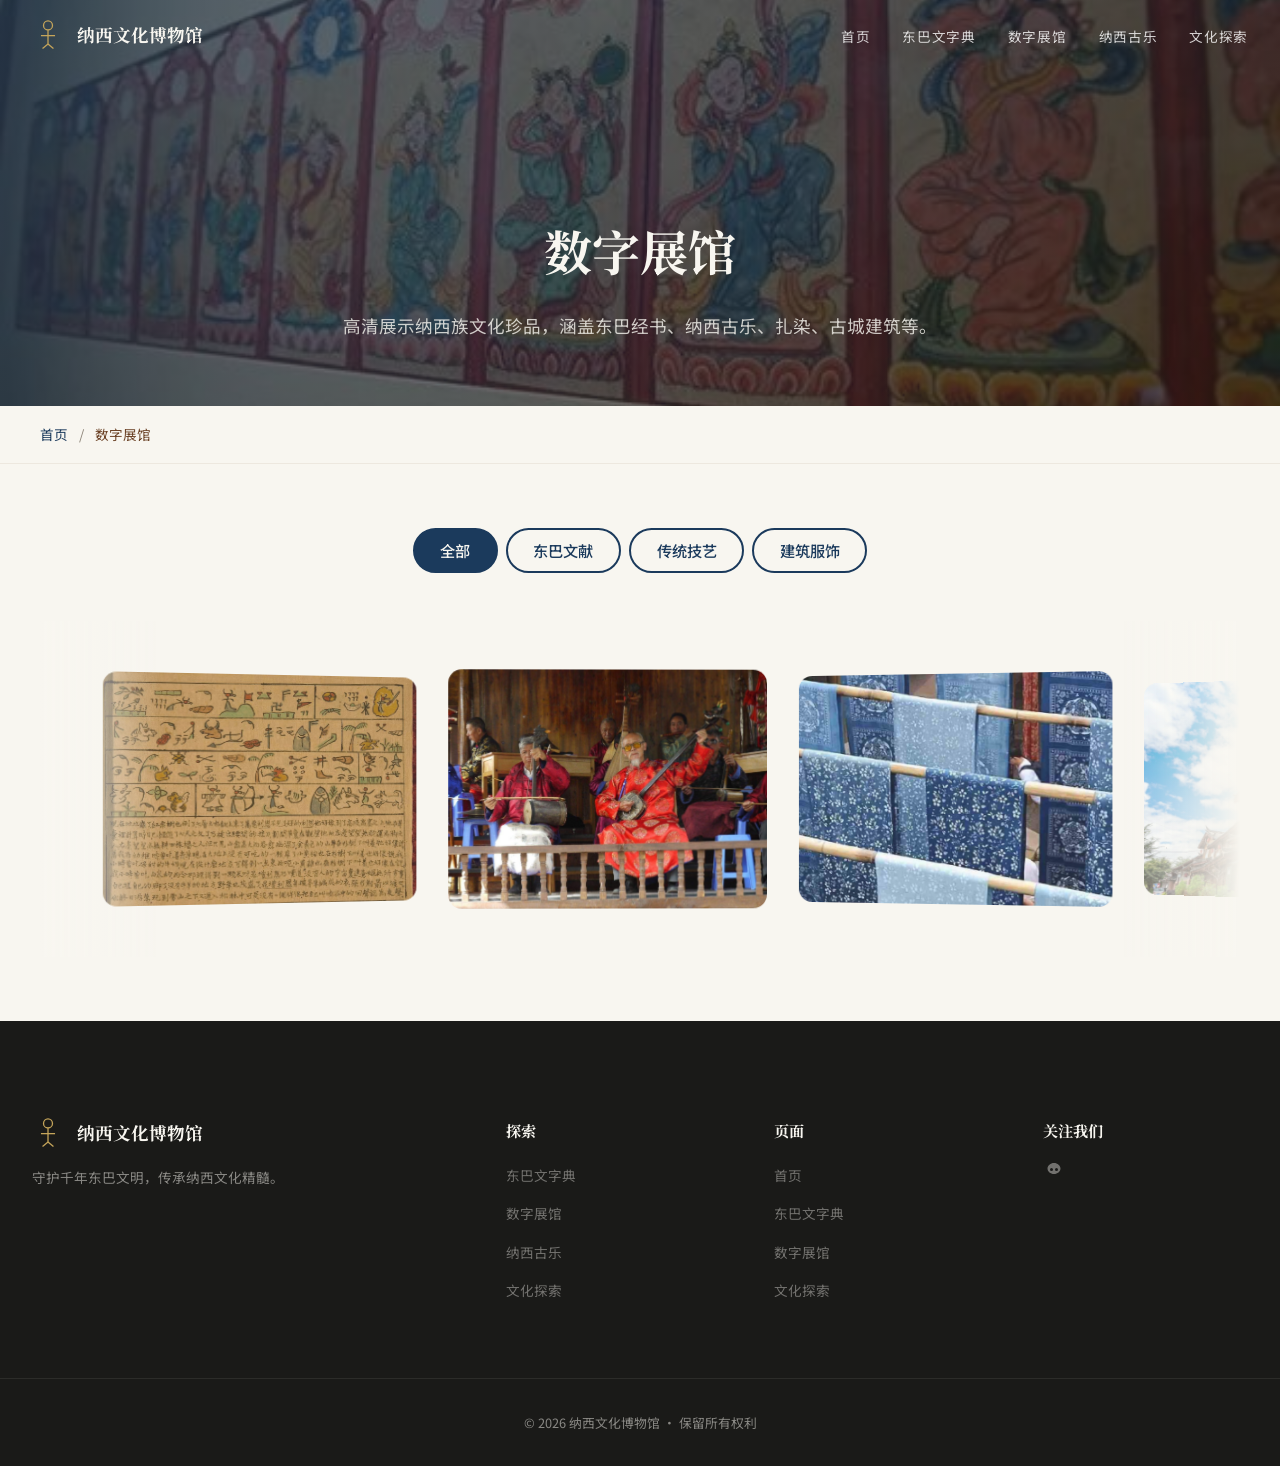
<file: gallery.html>
<!DOCTYPE html>
<html lang="zh-CN">
<head>
  <meta charset="UTF-8">
  <meta name="viewport" content="width=device-width, initial-scale=1.0">
<meta name="theme-color" content="#1B3A5C">
  <title>数字展馆 — 纳西文化博物馆</title>
    <meta name="theme-color" content="#1B3A5C">
<meta name="description" content="高清展示纳西族文化珍品，涵盖东巴经书、纳西古乐、扎染、古城建筑等。">
  <link rel="preconnect" href="https://fonts.googleapis.com">
  <link rel="preconnect" href="https://fonts.gstatic.com" crossorigin>
  <link href="https://fonts.googleapis.com/css2?family=Noto+Sans+SC:wght@300;400;500;700&family=Noto+Serif+SC:wght@400;600;700;900&display=swap" rel="stylesheet">
  <link rel="stylesheet" href="css/style.css">
  <style>
    /* Gallery Filter Tabs */
    .gallery-filters {
      display: flex;
      justify-content: center;
      gap: 0.5rem;
      margin-bottom: 3rem;
      flex-wrap: wrap;
    }
    .filter-btn {
      padding: 0.6rem 1.6rem;
      border: 2px solid #1B3A5C;
      background: transparent;
      color: #1B3A5C;
      font-family: 'Noto Sans SC', sans-serif;
      font-size: 0.95rem;
      font-weight: 500;
      border-radius: 2rem;
      cursor: pointer;
      transition: all 0.3s ease;
    }
    .filter-btn:hover,
    .filter-btn.active {
      background: #1B3A5C;
      color: #F8F6F0;
    }

    /* Arc Gallery - curved perspective horizontal scroll */
    .arc-gallery {
      position: relative;
      padding: 3rem 0;
      overflow: hidden;
    }
    .arc-gallery::before,
    .arc-gallery::after {
      content: '';
      position: absolute;
      top: 0;
      bottom: 0;
      width: 120px;
      z-index: 3;
      pointer-events: none;
    }
    .arc-gallery::before {
      left: 0;
      background: linear-gradient(90deg, #F8F6F0, transparent);
    }
    .arc-gallery::after {
      right: 0;
      background: linear-gradient(-90deg, #F8F6F0, transparent);
    }
    .arc-gallery-track {
      display: flex;
      gap: 1.5rem;
      padding: 0 4rem;
      overflow-x: auto;
      scroll-snap-type: x mandatory;
      scrollbar-width: none;
      perspective: 1000px;
      -webkit-overflow-scrolling: touch;
    }
    .arc-gallery-track::-webkit-scrollbar { display: none; }

    .gallery-item {
      flex: 0 0 320px;
      position: relative;
      border-radius: 14px;
      overflow: hidden;
      aspect-ratio: 4/3;
      cursor: pointer;
      transition: transform 0.5s ease, box-shadow 0.5s ease;
      scroll-snap-align: center;
      transform-origin: center center;
    }
    .gallery-item:hover {
      transform: translateY(-8px) scale(1.04);
      box-shadow: 0 20px 50px rgba(27, 58, 92, 0.25);
      z-index: 2;
    }
    .gallery-item .placeholder {
      width: 100%;
      height: 100%;
      display: flex;
      align-items: center;
      justify-content: center;
      transition: transform 0.6s ease;
    }
    .gallery-item:hover .placeholder {
      transform: scale(1.08);
    }
    .gallery-item .placeholder span {
      color: rgba(255,255,255,0.6);
      font-size: 2.5rem;
      font-family: 'Noto Serif SC', serif;
      font-weight: 700;
      user-select: none;
    }
    .gallery-item .item-overlay {
      position: absolute;
      inset: 0;
      background: linear-gradient(to top, rgba(26,26,24,0.85) 0%, rgba(26,26,24,0.15) 50%, transparent 100%);
      display: flex;
      flex-direction: column;
      justify-content: flex-end;
      padding: 1.5rem;
      opacity: 0;
      transition: opacity 0.4s ease;
    }
    .gallery-item:hover .item-overlay {
      opacity: 1;
    }
    .item-overlay h3 {
      color: #F8F6F0;
      font-family: 'Noto Serif SC', serif;
      font-size: 1.2rem;
      margin-bottom: 0.3rem;
    }
    .item-overlay p {
      color: rgba(248,246,240,0.75);
      font-size: 0.85rem;
      line-height: 1.5;
    }

    /* Responsive */
    @media (max-width: 900px) {
      .gallery-item { flex: 0 0 260px; }
    }
    @media (max-width: 600px) {
      .gallery-item { flex: 0 0 85vw; }
    }

    /* Lightbox - image fills entire card, text overlays */
    .lightbox-overlay {
      position: fixed;
      inset: 0;
      z-index: 9999;
      background: rgba(15, 36, 64, 0.95);
      backdrop-filter: blur(10px);
      display: flex;
      align-items: center;
      justify-content: center;
      opacity: 0;
      pointer-events: none;
      transition: opacity 0.4s ease;
    }
    .lightbox-overlay.active {
      opacity: 1;
      pointer-events: all;
    }
    .lightbox-content {
      max-width: 900px;
      width: 92%;
      border-radius: 16px;
      overflow: hidden;
      transform: scale(0.9) translateY(20px);
      transition: transform 0.5s cubic-bezier(0.16, 1, 0.3, 1);
      box-shadow: 0 25px 80px rgba(0, 0, 0, 0.5);
      position: relative;
    }
    .lightbox-overlay.active .lightbox-content {
      transform: scale(1) translateY(0);
    }
    .lightbox-content .lb-image {
      width: 100%;
      min-height: 500px;
      height: 65vh;
      display: flex;
      align-items: flex-end;
      position: relative;
      background-size: cover;
      background-position: center;
    }
    .lightbox-content .lb-image::before {
      content: '';
      position: absolute;
      inset: 0;
      background:
        linear-gradient(180deg, rgba(15,36,64,0.15) 0%, transparent 25%, transparent 40%, rgba(26,26,24,0.85) 100%);
      pointer-events: none;
    }
    .lightbox-content .lb-image span {
      color: rgba(255,255,255,0.5);
      font-size: 3rem;
      font-family: 'Noto Serif SC', serif;
      font-weight: 700;
    }

    /* Info overlay on top of image */
    .lightbox-info-overlay {
      position: absolute;
      bottom: 0;
      left: 0;
      right: 0;
      padding: 2.5rem;
      z-index: 2;
    }
    .lightbox-info-overlay .info-header {
      display: flex;
      justify-content: space-between;
      align-items: center;
      margin-bottom: 0.6rem;
    }
    .lightbox-info-overlay .lb-category {
      font-size: 0.75rem;
      color: #C5A55A;
      text-transform: uppercase;
      letter-spacing: 0.15em;
      padding: 0.3em 0.8em;
      border: 1px solid rgba(197, 165, 90, 0.4);
      border-radius: 2px;
      background: rgba(0,0,0,0.3);
      backdrop-filter: blur(4px);
    }
    .lightbox-info-overlay .lb-counter {
      font-size: 0.8rem;
      color: rgba(248, 246, 240, 0.6);
      background: rgba(0,0,0,0.3);
      padding: 0.3em 0.8em;
      border-radius: 4px;
    }
    .lightbox-info-overlay h3 {
      color: #F8F6F0;
      font-family: 'Noto Serif SC', serif;
      font-size: 1.8rem;
      margin-bottom: 0.6rem;
      text-shadow: 0 2px 10px rgba(0,0,0,0.5);
    }
    .lightbox-info-overlay p {
      color: rgba(248,246,240,0.85);
      font-size: 0.95rem;
      line-height: 1.8;
      max-width: 600px;
      text-shadow: 0 1px 6px rgba(0,0,0,0.4);
    }
    .lightbox-info-overlay .lb-actions {
      display: flex;
      gap: 0.8rem;
      margin-top: 1rem;
    }
    .lb-action-btn {
      display: inline-flex;
      align-items: center;
      gap: 0.4rem;
      padding: 0.5rem 1rem;
      background: rgba(248,246,240,0.15);
      border: 1px solid rgba(248,246,240,0.25);
      color: #F8F6F0;
      font-size: 0.8rem;
      border-radius: 4px;
      cursor: pointer;
      transition: all 0.3s ease;
      backdrop-filter: blur(4px);
    }
    .lb-action-btn:hover {
      background: rgba(248,246,240,0.25);
      transform: translateY(-2px);
    }
    .lb-action-btn.liked {
      background: rgba(194,59,34,0.3);
      border-color: rgba(194,59,34,0.5);
      color: #F8F6F0;
    }

    .lightbox-close {
      position: absolute;
      top: 1.5rem;
      right: 1.5rem;
      background: rgba(0, 0, 0, 0.3);
      border: 1px solid rgba(248, 246, 240, 0.2);
      color: #F8F6F0;
      font-size: 1.5rem;
      cursor: pointer;
      width: 48px;
      height: 48px;
      border-radius: 50%;
      display: flex;
      align-items: center;
      justify-content: center;
      transition: all 0.3s ease;
      z-index: 10;
      backdrop-filter: blur(4px);
    }
    .lightbox-close:hover {
      background: rgba(248, 246, 240, 0.2);
      transform: rotate(90deg);
    }
    .lightbox-nav {
      position: absolute;
      top: 50%;
      transform: translateY(-50%);
      background: rgba(0, 0, 0, 0.3);
      border: 1px solid rgba(248, 246, 240, 0.2);
      color: #F8F6F0;
      font-size: 1.5rem;
      cursor: pointer;
      width: 56px;
      height: 56px;
      border-radius: 50%;
      display: flex;
      align-items: center;
      justify-content: center;
      transition: all 0.3s ease;
      z-index: 10;
      backdrop-filter: blur(4px);
    }
    .lightbox-nav:hover {
      background: rgba(197, 165, 90, 0.3);
      border-color: #C5A55A;
      color: #C5A55A;
      transform: translateY(-50%) scale(1.1);
    }
    .lightbox-prev { left: 2rem; }
    .lightbox-next { right: 2rem; }

    /* Thumbnails */
    .lightbox-thumbnails {
      position: absolute;
      bottom: 1.5rem;
      left: 50%;
      transform: translateX(-50%);
      display: flex;
      gap: 0.5rem;
      padding: 0.5rem 1rem;
      background: rgba(26, 26, 24, 0.8);
      border-radius: 2rem;
      backdrop-filter: blur(8px);
      z-index: 10;
    }
    .lightbox-thumb {
      width: 48px;
      height: 48px;
      border-radius: 4px;
      overflow: hidden;
      cursor: pointer;
      border: 2px solid transparent;
      transition: all 0.3s ease;
      opacity: 0.5;
    }
    .lightbox-thumb:hover {
      opacity: 0.8;
    }
    .lightbox-thumb.active {
      border-color: #C5A55A;
      opacity: 1;
    }
    .lightbox-thumb-img {
      width: 100%;
      height: 100%;
      background-size: cover;
      background-position: center;
    }
  </style>
</head>
<body>

  <nav class="navbar scrolled" id="navbar">
    <div class="nav-container">
      <a href="index.html" class="nav-logo">
        <svg width="32" height="32" viewBox="0 0 100 100"><circle cx="50" cy="20" r="14" fill="none" stroke="#C5A55A" stroke-width="4"/><line x1="50" y1="34" x2="50" y2="78" stroke="#C5A55A" stroke-width="4"/><line x1="28" y1="52" x2="72" y2="52" stroke="#C5A55A" stroke-width="4"/><line x1="33" y1="92" x2="50" y2="78" stroke="#C5A55A" stroke-width="4"/><line x1="67" y1="92" x2="50" y2="78" stroke="#C5A55A" stroke-width="4"/></svg>
        <span class="logo-text">纳西文化博物馆</span>
      </a>
      <ul class="nav-links">
        <li><a href="index.html">首页</a></li>
        <li><a href="dictionary.html">东巴文字典</a></li>
        <li><a href="gallery.html">数字展馆</a></li>
        <li><a href="music.html">纳西古乐</a></li>
        <li><a href="explore.html">文化探索</a></li>
      </ul>
      <button class="nav-toggle" id="navToggle" aria-label="菜单"><span></span><span></span><span></span></button>
    </div>
  </nav>

  <div class="mobile-menu" id="mobileMenu">
    <ul class="mobile-nav-links">
      <li><a href="index.html">首页</a></li>
      <li><a href="dictionary.html">东巴文字典</a></li>
      <li><a href="gallery.html">数字展馆</a></li>
      <li><a href="music.html">纳西古乐</a></li>
      <li><a href="explore.html">文化探索</a></li>
    </ul>
  </div>

  <!-- Page Hero -->
  <section class="page-hero" style="background: url('东巴文化/东巴画/东巴画.jpg') center/cover no-repeat;">
    <div style="position:absolute;inset:0;background: linear-gradient(135deg, rgba(27,58,92,0.7) 0%, rgba(15,36,64,0.65) 50%, rgba(26,26,24,0.6) 100%);"></div>
    <div class="page-hero-content" style="position:relative;z-index:1;text-align:center;padding:8rem 2rem 4rem;">
      <h1 style="font-family:'Noto Serif SC',serif;font-size:3rem;color:#F8F6F0;margin-bottom:1rem;">数字展馆</h1>
      <p style="color:rgba(248,246,240,0.8);font-size:1.1rem;max-width:640px;margin:0 auto;line-height:1.8;">高清展示纳西族文化珍品，涵盖东巴经书、纳西古乐、扎染、古城建筑等。</p>
    </div>
  </section>

  <!-- Breadcrumb -->
  <div style="background:#F8F6F0;padding:1rem 2rem;border-bottom:1px solid #EDE8DF;">
    <div style="max-width:1200px;margin:0 auto;font-size:0.85rem;color:#8C8478;">
      <a href="index.html" style="color:#1B3A5C;text-decoration:none;">首页</a>
      <span style="margin:0 0.5rem;">/</span>
      <span style="color:#6B4226;">数字展馆</span>
    </div>
  </div>

  <!-- Page Body -->
  <section class="page-body" style="padding:4rem 2rem;">
    <div style="max-width:1200px;margin:0 auto;">

      <!-- Filter Tabs -->
      <div class="gallery-filters">
        <button class="filter-btn active" data-filter="all">全部</button>
        <button class="filter-btn" data-filter="dongba">东巴文献</button>
        <button class="filter-btn" data-filter="craft">传统技艺</button>
        <button class="filter-btn" data-filter="arch">建筑服饰</button>
      </div>

      <!-- Gallery Grid (Arc horizontal scroll) -->
      <div class="arc-gallery">
        <div class="arc-gallery-track" id="galleryGrid">

        <div class="gallery-item" data-category="dongba" data-index="0"
             data-title="东巴经书" data-desc="东巴经书是纳西族东巴祭司用东巴象形文字书写的宗教典籍，内容涵盖神话、历史、哲学、天文、医学等领域，是研究纳西族文化的核心文献。">
          <div class="placeholder placeholder-dongba-script"><span style="display:none;">东巴经书</span></div>
          <div class="item-overlay"><h3>东巴经书</h3><p>东巴象形文字书写的宗教典籍，纳西族文化瑰宝</p></div>
        </div>

        <div class="gallery-item" data-category="dongba" data-index="1"
             data-title="纳西古乐乐谱" data-desc="纳西古乐融合了道教法事音乐、儒教典礼音乐与唐宋词牌曲，其乐谱工整严谨，记录了千年来音乐传承的脉络。">
          <div class="placeholder placeholder-naxi-music"><span style="display:none;">纳西古乐</span></div>
          <div class="item-overlay"><h3>纳西古乐乐谱</h3><p>千年古谱，中国音乐的活化石</p></div>
        </div>

        <div class="gallery-item" data-category="craft" data-index="2"
             data-title="扎染" data-desc="扎染是纳西族传统手工印染技艺的代表，以蓝靛为染料，将布料扎结后浸染，拆线后形成独特的冰裂纹与晕色效果，纹样多为花鸟鱼虫与吉祥符号。">
          <div class="placeholder placeholder-blue-calico"><span style="display:none;">扎染</span></div>
          <div class="item-overlay"><h3>扎染</h3><p>传统手工扎结浸染技艺，蓝白之间的古朴之美</p></div>
        </div>

        <div class="gallery-item" data-category="arch" data-index="3"
             data-title="古城木楼" data-desc="丽江古城建筑融合纳西、汉、藏等多民族风格，以土木结构为主，飞檐翘角、雕花门窗，体现出人与自然和谐共处的建筑理念。">
          <div class="placeholder placeholder-ancient-city"><span style="display:none;">古城木楼</span></div>
          <div class="item-overlay"><h3>古城木楼</h3><p>纳西族传统建筑，世界文化遗产的活态见证</p></div>
        </div>

        <div class="gallery-item" data-category="arch" data-index="4"
             data-title="七星披肩" data-desc="七星披肩是纳西族妇女的传统服饰，披肩上绣有七颗星星，象征着纳西族妇女"披星戴月"的勤劳精神，是纳西族文化的重要标志。">
          <div class="placeholder placeholder-naxi-costume"><span style="display:none;">七星披肩</span></div>
          <div class="item-overlay"><h3>七星披肩</h3><p>纳西族妇女传统服饰，披星戴月的文化象征</p></div>
        </div>

        <div class="gallery-item" data-category="dongba" data-index="5"
             data-title="东巴画" data-desc="东巴画是东巴祭司在宗教仪式中使用的绘画艺术，以天然矿物颜料绘制，色彩浓烈，形象奇特，兼具宗教神圣感与艺术审美价值。">
          <div class="placeholder placeholder-dongba-painting"><span style="display:none;">东巴画</span></div>
          <div class="item-overlay"><h3>东巴画</h3><p>东巴祭司的神圣绘画，色彩浓烈的宗教艺术</p></div>
        </div>

        <div class="gallery-item" data-category="dongba" data-index="6"
             data-title="东巴木牌画" data-desc="东巴木牌画是刻绘在木牌上的东巴图画文字，用于宗教仪式中的祭祀活动。每块木牌上绘有神灵、鬼怪或自然物象，线条粗犷有力。">
          <div class="placeholder placeholder-wood-tablet"><span style="display:none;">木牌画</span></div>
          <div class="item-overlay"><h3>东巴木牌画</h3><p>木牌上的图画文字，祭祀仪式的神圣载体</p></div>
        </div>

        <div class="gallery-item" data-category="craft" data-index="7"
             data-title="纳西银器" data-desc="纳西族银器工艺历史悠久，制品包括银饰、银壶、银碗等，纹饰精美，工艺精湛，兼具实用性与艺术性，是纳西族重要的手工艺品。">
          <div class="placeholder placeholder-silverware"><span style="display:none;">纳西银器</span></div>
          <div class="item-overlay"><h3>纳西银器</h3><p>精湛银器工艺，纳西族手工艺的杰出代表</p></div>
        </div>

        <div class="gallery-item" data-category="arch" data-index="8"
             data-title="古城石桥" data-desc="丽江古城内分布着三百多座石桥，最早的建于明清时期，石桥与流水、民居相映成趣，构成了"小桥流水人家"的诗意画卷。">
          <div class="placeholder placeholder-stone-bridge"><span style="display:none;">古城石桥</span></div>
          <div class="item-overlay"><h3>古城石桥</h3><p>三百余座古石桥，小桥流水的诗意画卷</p></div>
        </div>

      </div>
    </div>
  </section>

  <!-- Lightbox -->
  <div class="lightbox-overlay" id="lightbox">
    <button class="lightbox-close" id="lightboxClose">&times;</button>
    <button class="lightbox-nav lightbox-prev" id="lightboxPrev">&#8249;</button>
    <button class="lightbox-nav lightbox-next" id="lightboxNext">&#8250;</button>
    <div class="lightbox-content">
      <div class="lb-image" id="lightboxImage">
        <div class="lightbox-info-overlay">
          <div class="info-header">
            <span class="lb-category" id="lightboxCategory"></span>
            <span class="lb-counter" id="lightboxCounter"></span>
          </div>
          <h3 id="lightboxTitle"></h3>
          <p id="lightboxDesc"></p>
          <div class="lb-actions">
            <button class="lb-action-btn" id="lightboxLike">
              <svg width="18" height="18" viewBox="0 0 24 24" fill="none" stroke="currentColor" stroke-width="2">
                <path d="M20.84 4.61a5.5 5.5 0 0 0-7.78 0L12 5.67l-1.06-1.06a5.5 5.5 0 0 0-7.78 7.78l1.06 1.06L12 21.23l7.78-7.78 1.06-1.06a5.5 5.5 0 0 0 0-7.78z"/>
              </svg>
              <span>收藏</span>
            </button>
            <button class="lb-action-btn" id="lightboxShare">
              <svg width="18" height="18" viewBox="0 0 24 24" fill="none" stroke="currentColor" stroke-width="2">
                <circle cx="18" cy="5" r="3"/><circle cx="6" cy="12" r="3"/><circle cx="18" cy="19" r="3"/>
                <line x1="8.59" y1="13.51" x2="15.42" y2="17.49"/><line x1="15.41" y1="6.51" x2="8.59" y2="10.49"/>
              </svg>
              <span>分享</span>
            </button>
          </div>
        </div>
      </div>
    </div>
    <div class="lightbox-thumbnails" id="lightboxThumbnails"></div>
  </div>

  <footer class="footer">
    <div class="footer-container">
      <div class="footer-brand">
        <a href="index.html" class="footer-logo"><svg width="32" height="32" viewBox="0 0 100 100"><circle cx="50" cy="20" r="14" fill="none" stroke="#C5A55A" stroke-width="4"/><line x1="50" y1="34" x2="50" y2="78" stroke="#C5A55A" stroke-width="4"/><line x1="28" y1="52" x2="72" y2="52" stroke="#C5A55A" stroke-width="4"/><line x1="33" y1="92" x2="50" y2="78" stroke="#C5A55A" stroke-width="4"/><line x1="67" y1="92" x2="50" y2="78" stroke="#C5A55A" stroke-width="4"/></svg><span>纳西文化博物馆</span></a>
        <p class="footer-desc">守护千年东巴文明，传承纳西文化精髓。</p>
      </div>
      <div class="footer-nav"><h4>探索</h4><ul><li><a href="dictionary.html">东巴文字典</a></li><li><a href="gallery.html">数字展馆</a></li><li><a href="music.html">纳西古乐</a></li><li><a href="explore.html">文化探索</a></li></ul></div>
      <div class="footer-nav"><h4>页面</h4><ul><li><a href="index.html">首页</a></li><li><a href="dictionary.html">东巴文字典</a></li><li><a href="gallery.html">数字展馆</a></li><li><a href="explore.html">文化探索</a></li></ul></div>
      <div class="footer-social"><h4>关注我们</h4><div class="social-icons"><a href="#" aria-label="微信"><svg width="24" height="24" viewBox="0 0 24 24" fill="currentColor"><path d="M8.5 11a1.5 1.5 0 1 0 0-3 1.5 1.5 0 0 0 0 3zm5 0a1.5 1.5 0 1 0 0-3 1.5 1.5 0 0 0 0 3zm-2.5 3c-3.5 0-6.5-2.5-6.5-5.5S7.5 3 11 3s6.5 2.5 6.5 5.5-3 5.5-6.5 5.5z"/></svg></a></div></div>
    </div>
    <div class="footer-bottom"><p>&copy; 2026 纳西文化博物馆 &middot; 保留所有权利</p></div>
  </footer>

  <script src="js/animations.js"></script>
  <script src="js/lightbox.js"></script>
  <script src="js/main.js"></script>
</body>
</html>
</file>
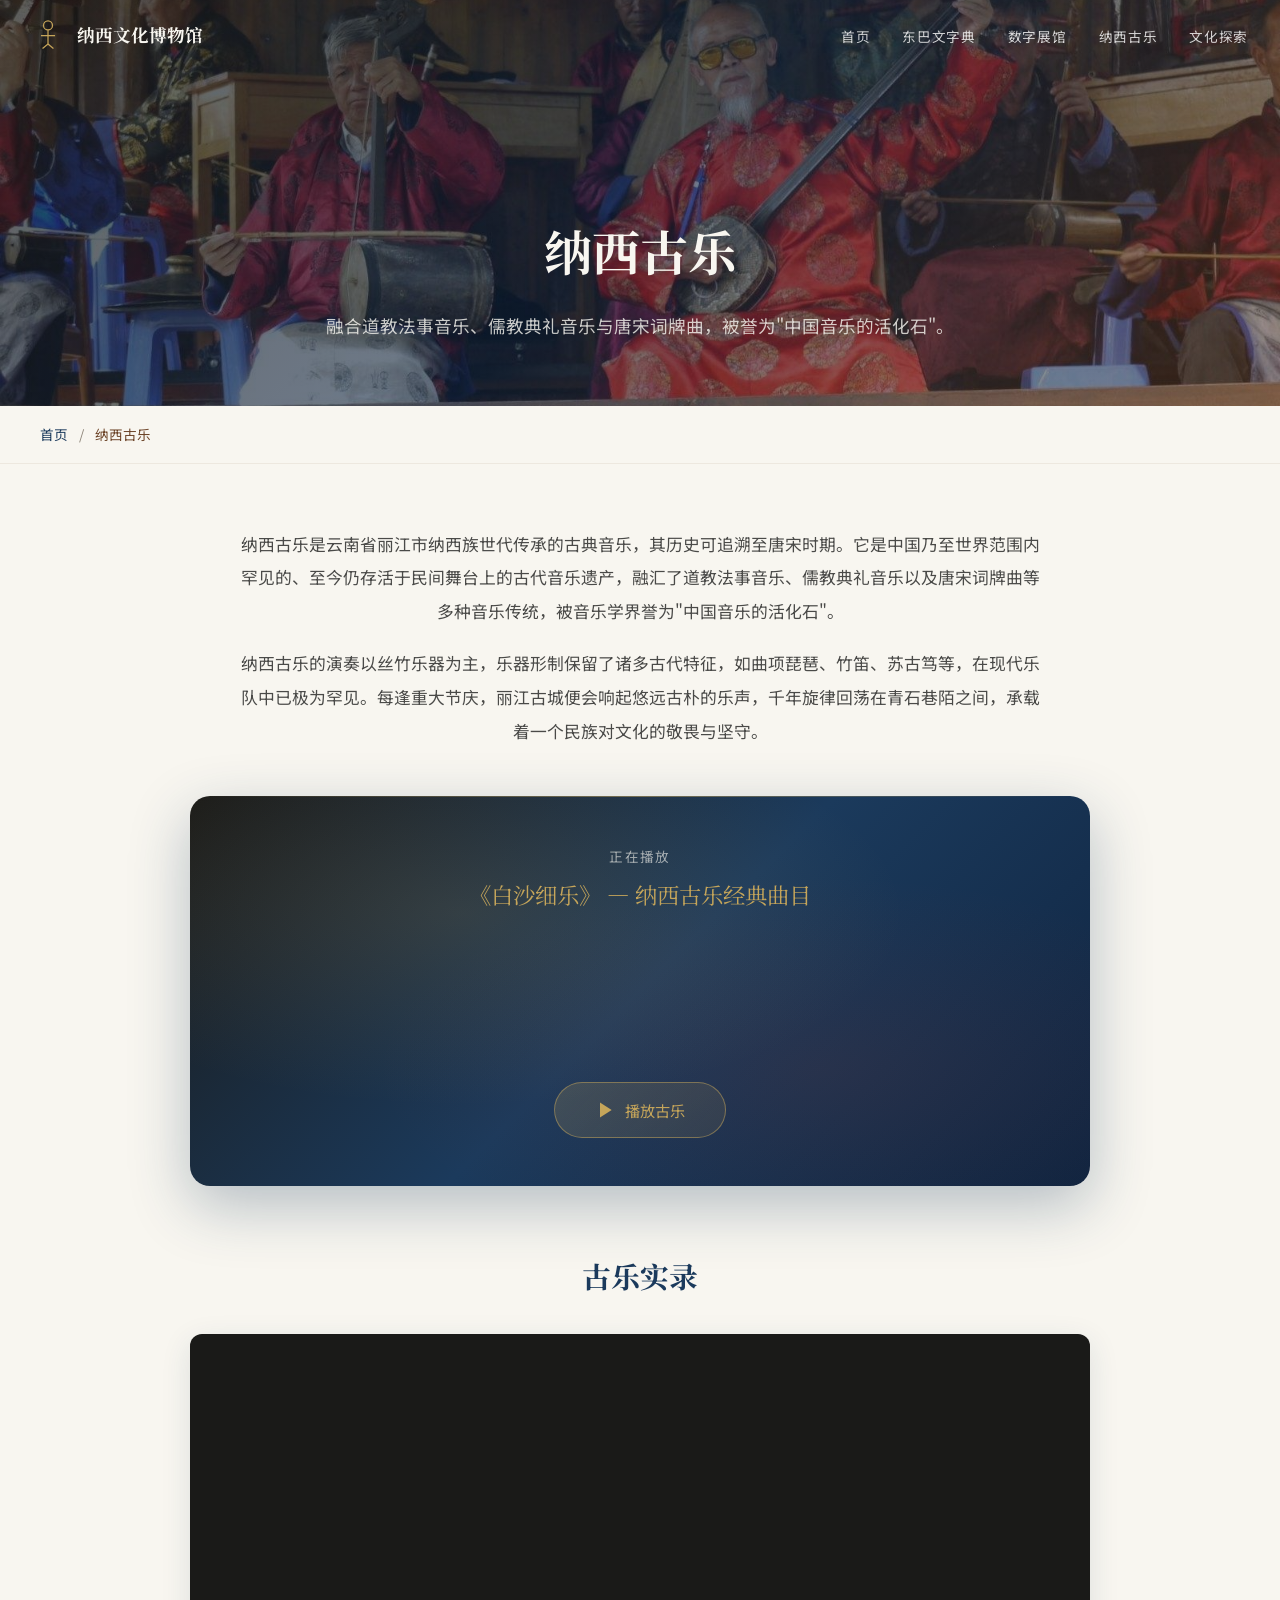
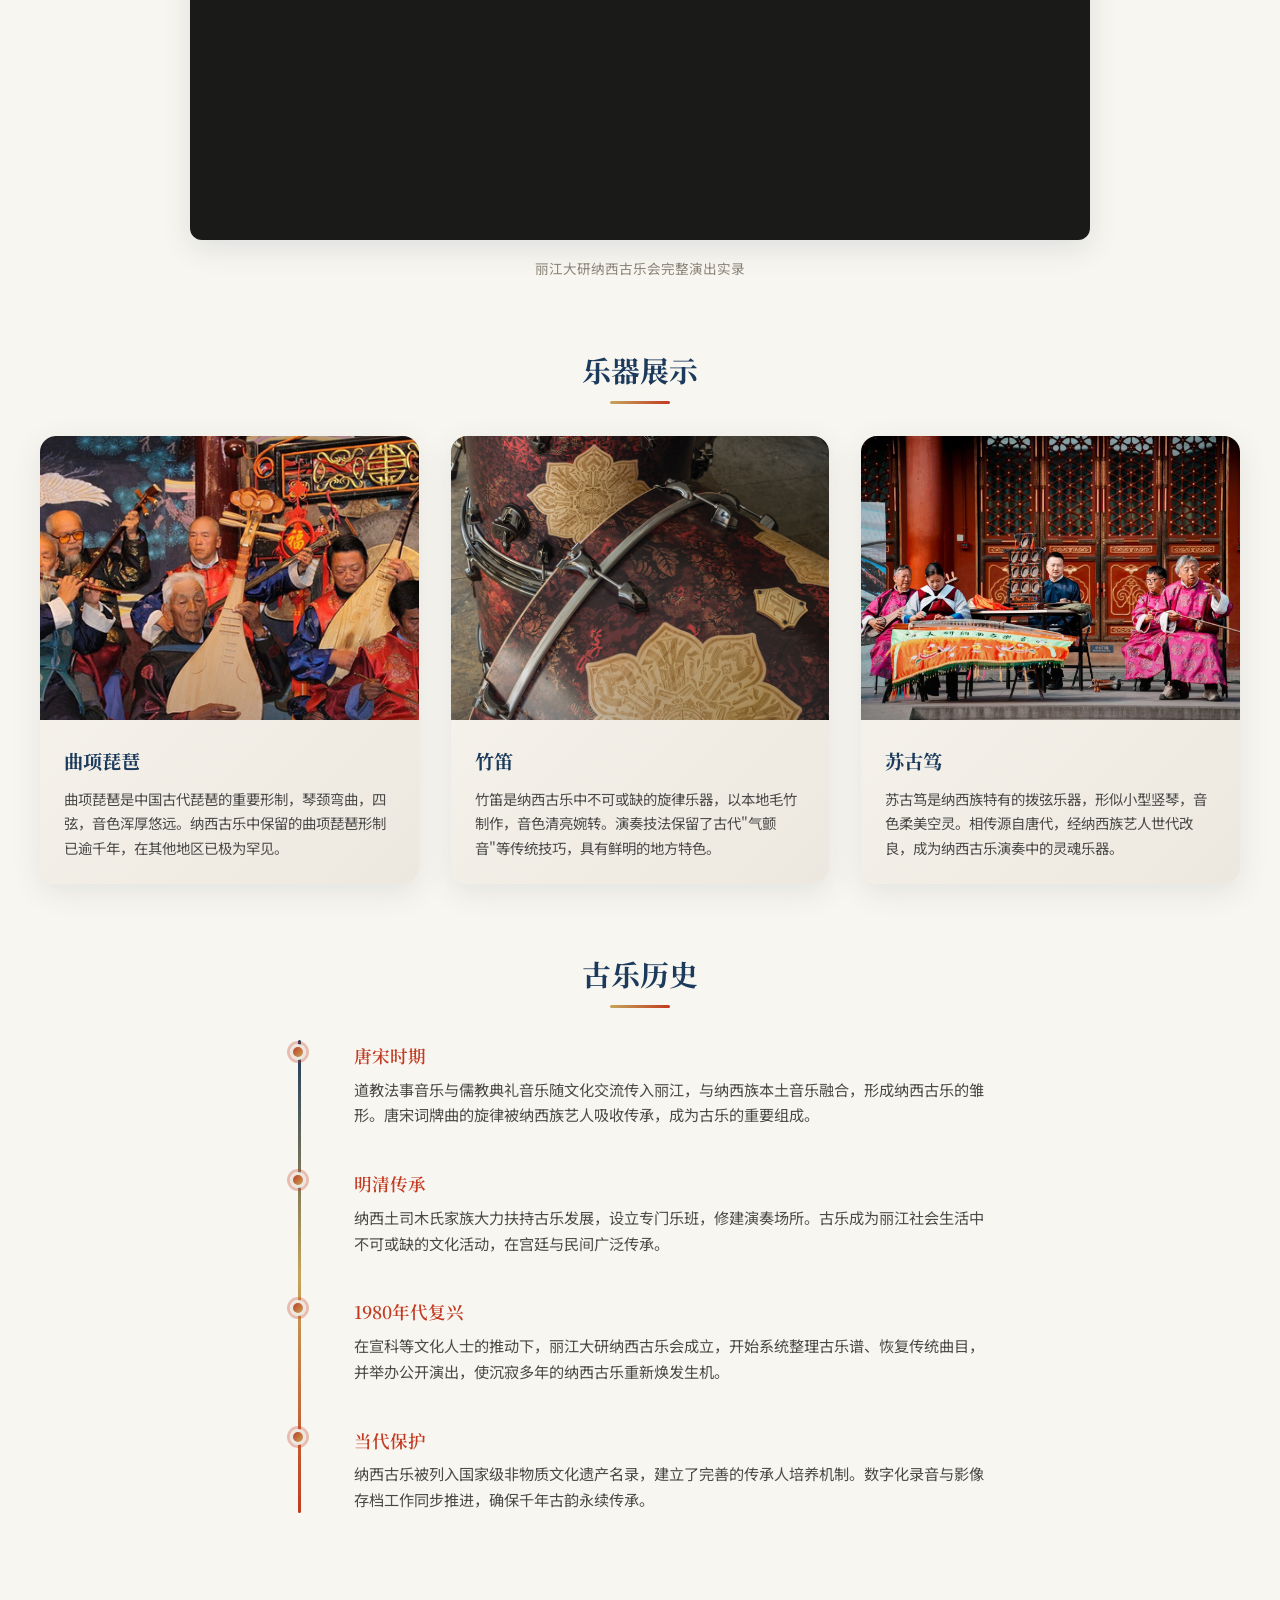
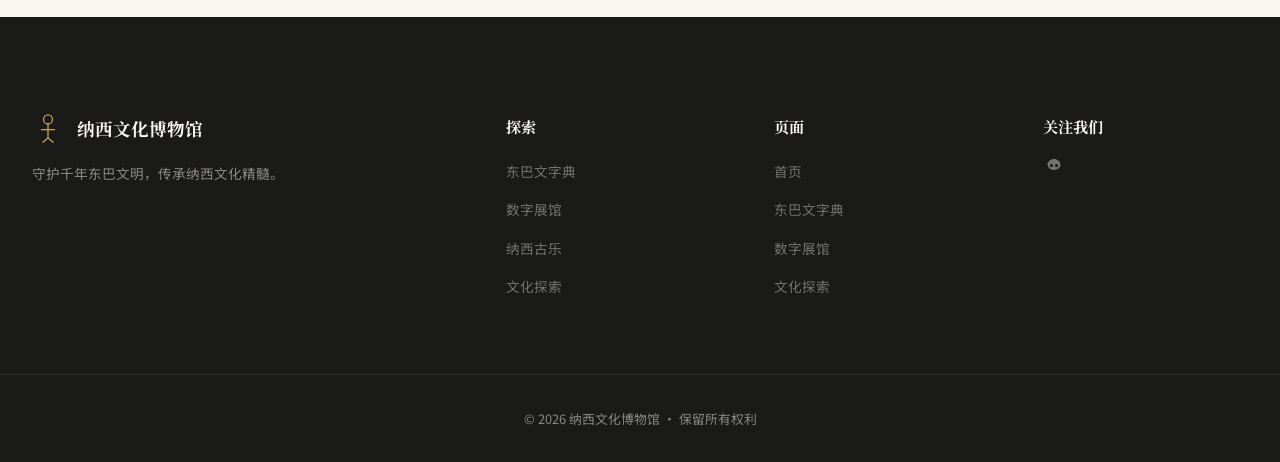
<file: music.html>
<!DOCTYPE html>
<html lang="zh-CN">
<head>
  <meta charset="UTF-8">
  <meta name="viewport" content="width=device-width, initial-scale=1.0">
<meta name="theme-color" content="#1B3A5C">
  <title>纳西古乐 — 纳西文化博物馆</title>
    <meta name="theme-color" content="#1B3A5C">
<meta name="description" content="融合道教法事音乐、儒教典礼音乐与唐宋词牌曲，纳西古乐被誉为"中国音乐的活化石"。">
  <link rel="preconnect" href="https://fonts.googleapis.com">
  <link rel="preconnect" href="https://fonts.gstatic.com" crossorigin>
  <link href="https://fonts.googleapis.com/css2?family=Noto+Sans+SC:wght@300;400;500;700&family=Noto+Serif+SC:wght@400;600;700;900&display=swap" rel="stylesheet">
  <link rel="stylesheet" href="css/style.css">
  <style>
    /* Music Intro */
    .music-intro {
      max-width: 800px;
      margin: 0 auto 3rem;
      text-align: center;
    }
    .music-intro p {
      font-size: 1.05rem;
      color: #4a4a48;
      line-height: 2;
      margin-bottom: 1.2rem;
    }
    /* Waveform Visualizer */
    .music-visualizer {
      max-width: 900px;
      margin: 0 auto 4rem;
      background: linear-gradient(135deg, #1A1A18 0%, #1B3A5C 50%, #0F2440 100%);
      border-radius: 20px;
      padding: 3rem;
      text-align: center;
      position: relative;
      overflow: hidden;
      box-shadow: 0 20px 60px rgba(27, 58, 92, 0.3);
    }
    .music-visualizer::before {
      content: '';
      position: absolute;
      inset: 0;
      background: radial-gradient(ellipse at 30% 30%, rgba(197,165,90,0.15) 0%, transparent 50%),
                  radial-gradient(ellipse at 70% 70%, rgba(194,59,34,0.1) 0%, transparent 50%);
    }
    .music-visualizer::after {
      content: '';
      position: absolute;
      top: 0;
      left: 0;
      right: 0;
      height: 1px;
      background: linear-gradient(90deg, transparent, rgba(197,165,90,0.5), transparent);
    }
    .visualizer-label {
      position: relative;
      color: rgba(248,246,240,0.6);
      font-size: 0.85rem;
      margin-bottom: 1.5rem;
      letter-spacing: 0.1em;
    }
    .visualizer-label .song-title {
      display: block;
      color: #C5A55A;
      font-family: 'Noto Serif SC', serif;
      font-size: 1.4rem;
      margin-top: 0.3rem;
      letter-spacing: 0;
    }
    .waveform-bars {
      position: relative;
      width: 100%;
      height: 120px;
      display: flex;
      align-items: center;
      justify-content: center;
      gap: 3px;
      margin-bottom: 1.5rem;
    }
    .waveform-bars .bar {
      width: 4px;
      border-radius: 2px;
      background: linear-gradient(180deg, #C5A55A, rgba(197,165,90,0.3));
      transition: background 0.3s;
      animation: waveIdle 1.5s ease-in-out infinite alternate;
    }
    .waveform-bars.playing .bar {
      animation: wavePlay 0.6s ease-in-out infinite alternate;
      background: linear-gradient(180deg, #C5A55A, #C23B22);
    }
    @keyframes waveIdle {
      0% { height: 8px; opacity: 0.3; }
      100% { height: 16px; opacity: 0.5; }
    }
    @keyframes wavePlay {
      0% { height: 10px; }
      100% { height: 90px; }
    }
    .play-btn-wrap {
      position: relative;
    }
    .play-btn {
      display: inline-flex;
      align-items: center;
      gap: 0.6rem;
      padding: 1rem 2.5rem;
      background: linear-gradient(135deg, rgba(197,165,90,0.2), rgba(197,165,90,0.1));
      border: 1px solid rgba(197,165,90,0.5);
      color: #C5A55A;
      font-family: 'Noto Sans SC', sans-serif;
      font-size: 0.95rem;
      border-radius: 3rem;
      cursor: pointer;
      transition: all 0.4s ease;
      position: relative;
      overflow: hidden;
    }
    .play-btn::before {
      content: '';
      position: absolute;
      inset: 0;
      background: linear-gradient(135deg, rgba(197,165,90,0.3), rgba(197,165,90,0.15));
      opacity: 0;
      transition: opacity 0.3s;
    }
    .play-btn:hover::before { opacity: 1; }
    .play-btn:hover {
      transform: scale(1.05);
      box-shadow: 0 10px 30px rgba(197,165,90,0.3);
    }
    .play-btn svg { width: 20px; height: 20px; position: relative; z-index: 1; }
    .play-btn span { position: relative; z-index: 1; }
    /* Instrument Cards */
    .instruments-section {
      margin-bottom: 4rem;
    }
    .instruments-section h2 {
      font-family: 'Noto Serif SC', serif;
      font-size: 1.8rem;
      color: #1B3A5C;
      text-align: center;
      margin-bottom: 2.5rem;
      position: relative;
    }
    .instruments-section h2::after {
      content: '';
      position: absolute;
      bottom: -0.5rem;
      left: 50%;
      transform: translateX(-50%);
      width: 60px;
      height: 3px;
      background: linear-gradient(90deg, #C5A55A, #C23B22);
      border-radius: 2px;
    }
    .instruments-grid {
      display: grid;
      grid-template-columns: repeat(3, 1fr);
      gap: 2rem;
    }
    @media (max-width: 768px) {
      .instruments-grid { grid-template-columns: 1fr; }
    }
    .instrument-card {
      background: linear-gradient(135deg, #F8F6F0, #EDE8DF);
      border-radius: 16px;
      overflow: hidden;
      box-shadow: 0 8px 30px rgba(27,58,92,0.1);
      transition: all 0.4s ease;
      position: relative;
      cursor: pointer;
    }
    .instrument-card::after {
      content: '查看详情 →';
      position: absolute;
      bottom: 1rem;
      right: 1rem;
      font-size: 0.75rem;
      color: #C5A55A;
      opacity: 0;
      transform: translateX(-10px);
      transition: all 0.3s ease;
    }
    .instrument-card:hover::after {
      opacity: 1;
      transform: translateX(0);
    }
    .instrument-card::before {
      content: '';
      position: absolute;
      top: 0;
      left: 0;
      right: 0;
      height: 3px;
      background: linear-gradient(90deg, #1B3A5C, #C5A55A);
      opacity: 0;
      transition: opacity 0.3s;
    }
    .instrument-card:hover {
      transform: translateY(-8px);
      box-shadow: 0 20px 50px rgba(27,58,92,0.2);
    }
    .instrument-card:hover::before { opacity: 1; }
    .instrument-img {
      width: 100%;
      aspect-ratio: 4/3;
      display: flex;
      align-items: center;
      justify-content: center;
      position: relative;
    }
    .instrument-img::after {
      content: '';
      position: absolute;
      inset: 0;
      background: linear-gradient(180deg, transparent 60%, rgba(26,26,24,0.2) 100%);
    }
    .instrument-img span {
      color: rgba(255,255,255,0.5);
      font-size: 1.8rem;
      font-family: 'Noto Serif SC', serif;
    }
    .instrument-info {
      padding: 1.5rem;
      position: relative;
    }
    .instrument-info h3 {
      font-family: 'Noto Serif SC', serif;
      font-size: 1.2rem;
      color: #1B3A5C;
      margin-bottom: 0.5rem;
    }
    .instrument-info p {
      font-size: 0.9rem;
      color: #4a4a48;
      line-height: 1.7;
    }
    /* Music Timeline */
    .music-timeline-section {
      margin-bottom: 2rem;
    }
    .music-timeline-section h2 {
      font-family: 'Noto Serif SC', serif;
      font-size: 1.8rem;
      color: #1B3A5C;
      text-align: center;
      margin-bottom: 2.5rem;
      position: relative;
    }
    .music-timeline-section h2::after {
      content: '';
      position: absolute;
      bottom: -0.5rem;
      left: 50%;
      transform: translateX(-50%);
      width: 60px;
      height: 3px;
      background: linear-gradient(90deg, #C5A55A, #C23B22);
      border-radius: 2px;
    }
    .timeline {
      position: relative;
      max-width: 700px;
      margin: 0 auto;
      padding-left: 2.5rem;
    }
    .timeline::before {
      content: '';
      position: absolute;
      left: 8px;
      top: 0;
      bottom: 0;
      width: 3px;
      background: linear-gradient(to bottom, #1B3A5C, #C5A55A, #C23B22);
      border-radius: 2px;
    }
    .timeline-entry {
      position: relative;
      margin-bottom: 2.5rem;
      padding-left: 1.5rem;
      opacity: 0;
      transform: translateX(-20px);
      animation: timelineFadeIn 0.6s ease forwards;
    }
    .timeline-entry:nth-child(1) { animation-delay: 0.1s; }
    .timeline-entry:nth-child(2) { animation-delay: 0.2s; }
    .timeline-entry:nth-child(3) { animation-delay: 0.3s; }
    .timeline-entry:nth-child(4) { animation-delay: 0.4s; }
    @keyframes timelineFadeIn {
      to { opacity: 1; transform: translateX(0); }
    }
    .timeline-entry::before {
      content: '';
      position: absolute;
      left: -2.5rem;
      top: 4px;
      width: 16px;
      height: 16px;
      border-radius: 50%;
      background: linear-gradient(135deg, #C23B22, #C5A55A);
      border: 3px solid #EDE8DF;
      box-shadow: 0 0 0 3px rgba(194,59,34,0.3);
      z-index: 1;
    }
    .timeline-entry .tl-era {
      font-family: 'Noto Serif SC', serif;
      font-size: 1.1rem;
      font-weight: 600;
      color: #C23B22;
      margin-bottom: 0.3rem;
    }
    .timeline-entry .tl-text {
      font-size: 0.95rem;
      color: #4a4a48;
      line-height: 1.7;
    }
  </style>
</head>
<body>

  <nav class="navbar scrolled" id="navbar">
    <div class="nav-container">
      <a href="index.html" class="nav-logo">
        <svg width="32" height="32" viewBox="0 0 100 100"><circle cx="50" cy="20" r="14" fill="none" stroke="#C5A55A" stroke-width="4"/><line x1="50" y1="34" x2="50" y2="78" stroke="#C5A55A" stroke-width="4"/><line x1="28" y1="52" x2="72" y2="52" stroke="#C5A55A" stroke-width="4"/><line x1="33" y1="92" x2="50" y2="78" stroke="#C5A55A" stroke-width="4"/><line x1="67" y1="92" x2="50" y2="78" stroke="#C5A55A" stroke-width="4"/></svg>
        <span class="logo-text">纳西文化博物馆</span>
      </a>
      <ul class="nav-links">
        <li><a href="index.html">首页</a></li>
        <li><a href="dictionary.html">东巴文字典</a></li>
        <li><a href="gallery.html">数字展馆</a></li>
        <li><a href="music.html">纳西古乐</a></li>
        <li><a href="explore.html">文化探索</a></li>
      </ul>
      <button class="nav-toggle" id="navToggle" aria-label="菜单"><span></span><span></span><span></span></button>
    </div>
  </nav>

  <div class="mobile-menu" id="mobileMenu">
    <ul class="mobile-nav-links">
      <li><a href="index.html">首页</a></li>
      <li><a href="dictionary.html">东巴文字典</a></li>
      <li><a href="gallery.html">数字展馆</a></li>
      <li><a href="music.html">纳西古乐</a></li>
      <li><a href="explore.html">文化探索</a></li>
    </ul>
  </div>

  <!-- Page Hero -->
  <section class="page-hero" style="background: url('纳西古乐/纳西古乐.jpg') center/cover no-repeat;">
    <div style="position:absolute;inset:0;background: linear-gradient(135deg, rgba(26,26,24,0.7) 0%, rgba(15,36,64,0.6) 50%, rgba(107,66,38,0.5) 100%);"></div>
    <div class="page-hero-content" style="position:relative;z-index:1;text-align:center;padding:8rem 2rem 4rem;">
      <h1 style="font-family:'Noto Serif SC',serif;font-size:3rem;color:#F8F6F0;margin-bottom:1rem;">纳西古乐</h1>
      <p style="color:rgba(248,246,240,0.8);font-size:1.1rem;max-width:640px;margin:0 auto;line-height:1.8;">融合道教法事音乐、儒教典礼音乐与唐宋词牌曲，被誉为"中国音乐的活化石"。</p>
    </div>
  </section>

  <!-- Breadcrumb -->
  <div style="background:#F8F6F0;padding:1rem 2rem;border-bottom:1px solid #EDE8DF;">
    <div style="max-width:1200px;margin:0 auto;font-size:0.85rem;color:#8C8478;">
      <a href="index.html" style="color:#1B3A5C;text-decoration:none;">首页</a>
      <span style="margin:0 0.5rem;">/</span>
      <span style="color:#6B4226;">纳西古乐</span>
    </div>
  </div>

  <!-- Page Body -->
  <section class="page-body" style="padding:4rem 2rem;">
    <div style="max-width:1200px;margin:0 auto;">

      <!-- Introduction -->
      <div class="music-intro">
        <p>纳西古乐是云南省丽江市纳西族世代传承的古典音乐，其历史可追溯至唐宋时期。它是中国乃至世界范围内罕见的、至今仍存活于民间舞台上的古代音乐遗产，融汇了道教法事音乐、儒教典礼音乐以及唐宋词牌曲等多种音乐传统，被音乐学界誉为"中国音乐的活化石"。</p>
        <p>纳西古乐的演奏以丝竹乐器为主，乐器形制保留了诸多古代特征，如曲项琵琶、竹笛、苏古笃等，在现代乐队中已极为罕见。每逢重大节庆，丽江古城便会响起悠远古朴的乐声，千年旋律回荡在青石巷陌之间，承载着一个民族对文化的敬畏与坚守。</p>
      </div>

      <!-- Waveform Visualizer -->
      <div class="music-visualizer">
        <div class="visualizer-label">
          正在播放
          <span class="song-title">《白沙细乐》 — 纳西古乐经典曲目</span>
        </div>
        <div class="waveform-bars" id="waveformBars">
          <!-- Bars generated by JS -->
        </div>
        <div class="play-btn-wrap">
          <button class="play-btn" id="playBtn">
            <svg viewBox="0 0 24 24" fill="currentColor"><polygon points="6,3 20,12 6,21"/></svg>
            播放古乐
          </button>
          <audio id="bgMusic" preload="none" src="https://github.com/CreateKIBO/Museum/releases/download/v1.0/naxi_music_web.mp3"></audio>
        </div>
      </div>

      <!-- Video Section -->
      <div style="max-width:900px;margin:0 auto 4rem;">
        <h2 style="font-family:'Noto Serif SC',serif;font-size:1.8rem;color:#1B3A5C;text-align:center;margin-bottom:2rem;">古乐实录</h2>
        <div style="position:relative;width:100%;padding-bottom:56.25%;background:#1A1A18;border-radius:12px;overflow:hidden;box-shadow:0 8px 30px rgba(27,58,92,0.12);">
          <iframe style="position:absolute;top:0;left:0;width:100%;height:100%;border:none;"
                  src="https://player.bilibili.com/player.html?bvid=BV114yJBrEqr&autoplay=0"
                  title="纳西古乐演奏实录"
                  allowfullscreen></iframe>
        </div>
        <p style="text-align:center;margin-top:1rem;font-size:0.85rem;color:#8C8478;">丽江大研纳西古乐会完整演出实录</p>
      </div>

      <!-- Instruments -->
      <div class="instruments-section">
        <h2>乐器展示</h2>
        <div class="instruments-grid">

          <div class="instrument-card" data-baidu="https://baike.baidu.com/item/%E7%90%B5%E7%90%B6/341">
            <div class="instrument-img" style="background-image:url('纳西古乐/纳西古乐2.jpg');background-size:cover;background-position:center;">
            </div>
            <div class="instrument-info">
              <h3>曲项琵琶</h3>
              <p>曲项琵琶是中国古代琵琶的重要形制，琴颈弯曲，四弦，音色浑厚悠远。纳西古乐中保留的曲项琵琶形制已逾千年，在其他地区已极为罕见。</p>
            </div>
          </div>

          <div class="instrument-card" data-baidu="https://baike.baidu.com/item/%E7%AB%B9%E7%AC%9B/108240">
            <div class="instrument-img" style="background-image:url('纳西古乐/乐器/竹笛_5.jpg');background-size:cover;background-position:center;">
            </div>
            <div class="instrument-info">
              <h3>竹笛</h3>
              <p>竹笛是纳西古乐中不可或缺的旋律乐器，以本地毛竹制作，音色清亮婉转。演奏技法保留了古代"气颤音"等传统技巧，具有鲜明的地方特色。</p>
            </div>
          </div>

          <div class="instrument-card" data-baidu="https://baike.baidu.com/item/%E8%8B%8F%E5%8F%A4%E7%AC%83">
            <div class="instrument-img" style="background-image:url('纳西古乐/纳西古乐3.jpg');background-size:cover;background-position:center;">
            </div>
            <div class="instrument-info">
              <h3>苏古笃</h3>
              <p>苏古笃是纳西族特有的拨弦乐器，形似小型竖琴，音色柔美空灵。相传源自唐代，经纳西族艺人世代改良，成为纳西古乐演奏中的灵魂乐器。</p>
            </div>
          </div>

        </div>
      </div>

      <!-- Music History Timeline -->
      <div class="music-timeline-section">
        <h2>古乐历史</h2>
        <div class="timeline">
          <div class="timeline-entry">
            <div class="tl-era">唐宋时期</div>
            <div class="tl-text">道教法事音乐与儒教典礼音乐随文化交流传入丽江，与纳西族本土音乐融合，形成纳西古乐的雏形。唐宋词牌曲的旋律被纳西族艺人吸收传承，成为古乐的重要组成。</div>
          </div>
          <div class="timeline-entry">
            <div class="tl-era">明清传承</div>
            <div class="tl-text">纳西土司木氏家族大力扶持古乐发展，设立专门乐班，修建演奏场所。古乐成为丽江社会生活中不可或缺的文化活动，在宫廷与民间广泛传承。</div>
          </div>
          <div class="timeline-entry">
            <div class="tl-era">1980年代复兴</div>
            <div class="tl-text">在宣科等文化人士的推动下，丽江大研纳西古乐会成立，开始系统整理古乐谱、恢复传统曲目，并举办公开演出，使沉寂多年的纳西古乐重新焕发生机。</div>
          </div>
          <div class="timeline-entry">
            <div class="tl-era">当代保护</div>
            <div class="tl-text">纳西古乐被列入国家级非物质文化遗产名录，建立了完善的传承人培养机制。数字化录音与影像存档工作同步推进，确保千年古韵永续传承。</div>
          </div>
        </div>
      </div>

    </div>
  </section>

  <footer class="footer">
    <div class="footer-container">
      <div class="footer-brand">
        <a href="index.html" class="footer-logo"><svg width="32" height="32" viewBox="0 0 100 100"><circle cx="50" cy="20" r="14" fill="none" stroke="#C5A55A" stroke-width="4"/><line x1="50" y1="34" x2="50" y2="78" stroke="#C5A55A" stroke-width="4"/><line x1="28" y1="52" x2="72" y2="52" stroke="#C5A55A" stroke-width="4"/><line x1="33" y1="92" x2="50" y2="78" stroke="#C5A55A" stroke-width="4"/><line x1="67" y1="92" x2="50" y2="78" stroke="#C5A55A" stroke-width="4"/></svg><span>纳西文化博物馆</span></a>
        <p class="footer-desc">守护千年东巴文明，传承纳西文化精髓。</p>
      </div>
      <div class="footer-nav"><h4>探索</h4><ul><li><a href="dictionary.html">东巴文字典</a></li><li><a href="gallery.html">数字展馆</a></li><li><a href="music.html">纳西古乐</a></li><li><a href="explore.html">文化探索</a></li></ul></div>
      <div class="footer-nav"><h4>页面</h4><ul><li><a href="index.html">首页</a></li><li><a href="dictionary.html">东巴文字典</a></li><li><a href="gallery.html">数字展馆</a></li><li><a href="explore.html">文化探索</a></li></ul></div>
      <div class="footer-social"><h4>关注我们</h4><div class="social-icons"><a href="#" aria-label="微信"><svg width="24" height="24" viewBox="0 0 24 24" fill="currentColor"><path d="M8.5 11a1.5 1.5 0 1 0 0-3 1.5 1.5 0 0 0 0 3zm5 0a1.5 1.5 0 1 0 0-3 1.5 1.5 0 0 0 0 3zm-2.5 3c-3.5 0-6.5-2.5-6.5-5.5S7.5 3 11 3s6.5 2.5 6.5 5.5-3 5.5-6.5 5.5z"/></svg></a></div></div>
    </div>
    <div class="footer-bottom"><p>&copy; 2026 纳西文化博物馆 &middot; 保留所有权利</p></div>
  </footer>

  <script src="js/animations.js"></script>
  <script src="js/main.js"></script>
  <script>
  (function(){
    var bars = document.getElementById('waveformBars');
    var playBtn = document.getElementById('playBtn');
    var bgMusic = document.getElementById('bgMusic');
    if(!bars || !playBtn) return;

    // Generate bars — adapt count to screen width
    var barCount = Math.min(60, Math.floor(window.innerWidth / 8));
    for(var i = 0; i < barCount; i++){
      var bar = document.createElement('div');
      bar.className = 'bar';
      bar.style.animationDelay = (Math.random() * 1.5).toFixed(2) + 's';
      bars.appendChild(bar);
    }

    var playing = false;
    playBtn.addEventListener('click', function(){
      playing = !playing;
      if(playing){
        bars.classList.add('playing');
        playBtn.innerHTML = '<svg viewBox="0 0 24 24" fill="currentColor" width="20" height="20"><rect x="5" y="3" width="4" height="18"/><rect x="15" y="3" width="4" height="18"/></svg> <span>暂停</span>';
        if(bgMusic) bgMusic.play();
      } else {
        bars.classList.remove('playing');
        playBtn.innerHTML = '<svg viewBox="0 0 24 24" fill="currentColor" width="20" height="20"><polygon points="6,3 20,12 6,21"/></svg> <span>播放古乐</span>';
        if(bgMusic) bgMusic.pause();
      }
    });

    // Instrument card click - go to Baidu Baike
    var instrumentCards = document.querySelectorAll('.instrument-card');
    instrumentCards.forEach(function(card) {
      card.addEventListener('click', function() {
        var baiduUrl = card.getAttribute('data-baidu');
        if (baiduUrl) {
          window.open(baiduUrl, '_blank');
        }
      });
    });
  })();
  </script>
</body>
</html>
</file>
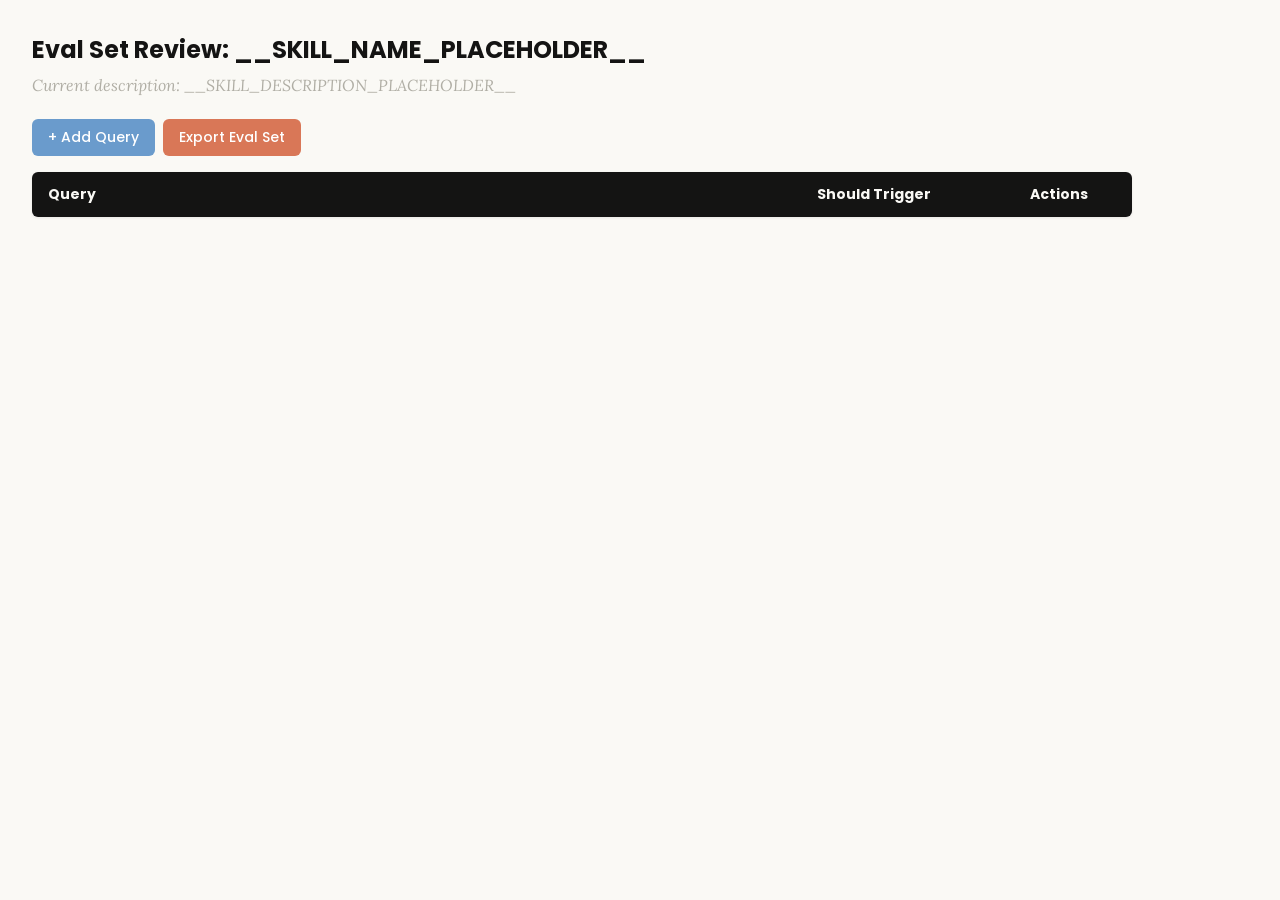
<file: .claude/skills/skill-creator/assets/eval_review.html>
<!DOCTYPE html>
<html lang="en">
<head>
  <meta charset="UTF-8">
  <meta name="viewport" content="width=device-width, initial-scale=1.0">
  <title>Eval Set Review - __SKILL_NAME_PLACEHOLDER__</title>
  <link rel="preconnect" href="https://fonts.googleapis.com">
  <link rel="preconnect" href="https://fonts.gstatic.com" crossorigin>
  <link href="https://fonts.googleapis.com/css2?family=Poppins:wght@500;600&family=Lora:wght@400;500&display=swap" rel="stylesheet">
  <style>
    * { box-sizing: border-box; margin: 0; padding: 0; }
    body { font-family: 'Lora', Georgia, serif; background: #faf9f5; padding: 2rem; color: #141413; }
    h1 { font-family: 'Poppins', sans-serif; margin-bottom: 0.5rem; font-size: 1.5rem; }
    .description { color: #b0aea5; margin-bottom: 1.5rem; font-style: italic; max-width: 900px; }
    .controls { margin-bottom: 1rem; display: flex; gap: 0.5rem; }
    .btn { font-family: 'Poppins', sans-serif; padding: 0.5rem 1rem; border: none; border-radius: 6px; cursor: pointer; font-size: 0.875rem; font-weight: 500; }
    .btn-add { background: #6a9bcc; color: white; }
    .btn-add:hover { background: #5889b8; }
    .btn-export { background: #d97757; color: white; }
    .btn-export:hover { background: #c4613f; }
    table { width: 100%; max-width: 1100px; border-collapse: collapse; background: white; border-radius: 6px; overflow: hidden; box-shadow: 0 1px 3px rgba(0,0,0,0.08); }
    th { font-family: 'Poppins', sans-serif; background: #141413; color: #faf9f5; padding: 0.75rem 1rem; text-align: left; font-size: 0.875rem; }
    td { padding: 0.75rem 1rem; border-bottom: 1px solid #e8e6dc; vertical-align: top; }
    tr:nth-child(even) td { background: #faf9f5; }
    tr:hover td { background: #f3f1ea; }
    .section-header td { background: #e8e6dc; font-family: 'Poppins', sans-serif; font-weight: 500; font-size: 0.8rem; color: #141413; text-transform: uppercase; letter-spacing: 0.05em; }
    .query-input { width: 100%; padding: 0.4rem; border: 1px solid #e8e6dc; border-radius: 4px; font-size: 0.875rem; font-family: 'Lora', Georgia, serif; resize: vertical; min-height: 60px; }
    .query-input:focus { outline: none; border-color: #d97757; box-shadow: 0 0 0 2px rgba(217,119,87,0.15); }
    .toggle { position: relative; display: inline-block; width: 44px; height: 24px; }
    .toggle input { opacity: 0; width: 0; height: 0; }
    .toggle .slider { position: absolute; inset: 0; background: #b0aea5; border-radius: 24px; cursor: pointer; transition: 0.2s; }
    .toggle .slider::before { content: ""; position: absolute; width: 18px; height: 18px; left: 3px; bottom: 3px; background: white; border-radius: 50%; transition: 0.2s; }
    .toggle input:checked + .slider { background: #d97757; }
    .toggle input:checked + .slider::before { transform: translateX(20px); }
    .btn-delete { background: #c44; color: white; padding: 0.3rem 0.6rem; border: none; border-radius: 4px; cursor: pointer; font-size: 0.75rem; font-family: 'Poppins', sans-serif; }
    .btn-delete:hover { background: #a33; }
    .summary { margin-top: 1rem; color: #b0aea5; font-size: 0.875rem; }
  </style>
</head>
<body>
  <h1>Eval Set Review: <span id="skill-name">__SKILL_NAME_PLACEHOLDER__</span></h1>
  <p class="description">Current description: <span id="skill-desc">__SKILL_DESCRIPTION_PLACEHOLDER__</span></p>

  <div class="controls">
    <button class="btn btn-add" onclick="addRow()">+ Add Query</button>
    <button class="btn btn-export" onclick="exportEvalSet()">Export Eval Set</button>
  </div>

  <table>
    <thead>
      <tr>
        <th style="width:65%">Query</th>
        <th style="width:18%">Should Trigger</th>
        <th style="width:10%">Actions</th>
      </tr>
    </thead>
    <tbody id="eval-body"></tbody>
  </table>

  <p class="summary" id="summary"></p>

  <script>
    const EVAL_DATA = __EVAL_DATA_PLACEHOLDER__;

    let evalItems = [...EVAL_DATA];

    function render() {
      const tbody = document.getElementById('eval-body');
      tbody.innerHTML = '';

      // Sort: should-trigger first, then should-not-trigger
      const sorted = evalItems
        .map((item, origIdx) => ({ ...item, origIdx }))
        .sort((a, b) => (b.should_trigger ? 1 : 0) - (a.should_trigger ? 1 : 0));

      let lastGroup = null;
      sorted.forEach(item => {
        const group = item.should_trigger ? 'trigger' : 'no-trigger';
        if (group !== lastGroup) {
          const headerRow = document.createElement('tr');
          headerRow.className = 'section-header';
          headerRow.innerHTML = `<td colspan="3">${item.should_trigger ? 'Should Trigger' : 'Should NOT Trigger'}</td>`;
          tbody.appendChild(headerRow);
          lastGroup = group;
        }

        const idx = item.origIdx;
        const tr = document.createElement('tr');
        tr.innerHTML = `
          <td><textarea class="query-input" onchange="updateQuery(${idx}, this.value)">${escapeHtml(item.query)}</textarea></td>
          <td>
            <label class="toggle">
              <input type="checkbox" ${item.should_trigger ? 'checked' : ''} onchange="updateTrigger(${idx}, this.checked)">
              <span class="slider"></span>
            </label>
            <span style="margin-left:8px;font-size:0.8rem;color:#b0aea5">${item.should_trigger ? 'Yes' : 'No'}</span>
          </td>
          <td><button class="btn-delete" onclick="deleteRow(${idx})">Delete</button></td>
        `;
        tbody.appendChild(tr);
      });
      updateSummary();
    }

    function escapeHtml(text) {
      const div = document.createElement('div');
      div.textContent = text;
      return div.innerHTML;
    }

    function updateQuery(idx, value) { evalItems[idx].query = value; updateSummary(); }
    function updateTrigger(idx, value) { evalItems[idx].should_trigger = value; render(); }
    function deleteRow(idx) { evalItems.splice(idx, 1); render(); }

    function addRow() {
      evalItems.push({ query: '', should_trigger: true });
      render();
      const inputs = document.querySelectorAll('.query-input');
      inputs[inputs.length - 1].focus();
    }

    function updateSummary() {
      const trigger = evalItems.filter(i => i.should_trigger).length;
      const noTrigger = evalItems.filter(i => !i.should_trigger).length;
      document.getElementById('summary').textContent =
        `${evalItems.length} queries total: ${trigger} should trigger, ${noTrigger} should not trigger`;
    }

    function exportEvalSet() {
      const valid = evalItems.filter(i => i.query.trim() !== '');
      const data = valid.map(i => ({ query: i.query.trim(), should_trigger: i.should_trigger }));
      const blob = new Blob([JSON.stringify(data, null, 2)], { type: 'application/json' });
      const url = URL.createObjectURL(blob);
      const a = document.createElement('a');
      a.href = url;
      a.download = 'eval_set.json';
      document.body.appendChild(a);
      a.click();
      document.body.removeChild(a);
      URL.revokeObjectURL(url);
    }

    render();
  </script>
</body>
</html>
</file>
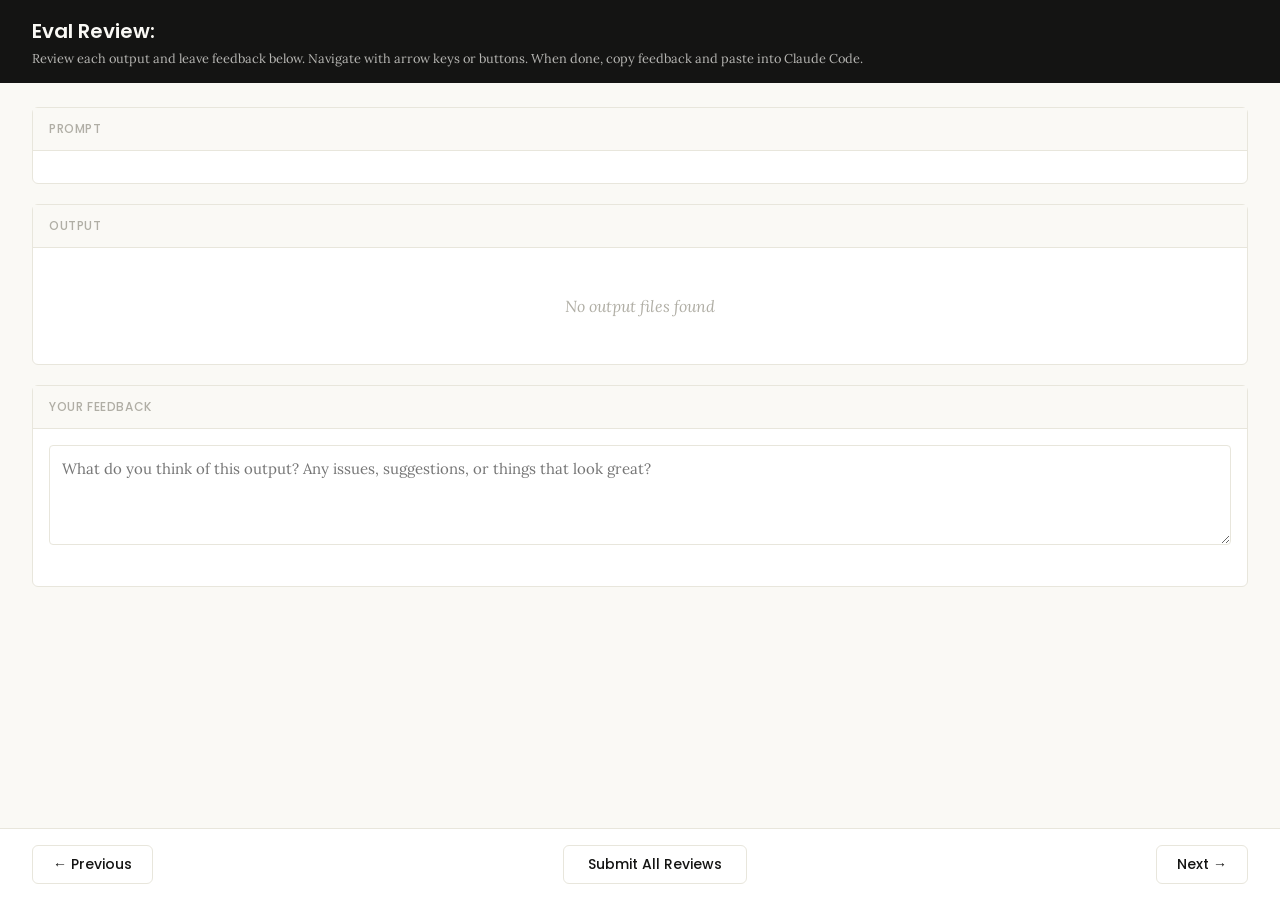
<file: .claude/skills/skill-creator/eval-viewer/viewer.html>
<!DOCTYPE html>
<html lang="en">
<head>
  <meta charset="UTF-8">
  <meta name="viewport" content="width=device-width, initial-scale=1.0">
  <title>Eval Review</title>
  <link rel="preconnect" href="https://fonts.googleapis.com">
  <link rel="preconnect" href="https://fonts.gstatic.com" crossorigin>
  <link href="https://fonts.googleapis.com/css2?family=Poppins:wght@500;600&family=Lora:wght@400;500&display=swap" rel="stylesheet">
  <script src="https://cdn.sheetjs.com/xlsx-0.20.3/package/dist/xlsx.full.min.js" integrity="sha384-EnyY0/GSHQGSxSgMwaIPzSESbqoOLSexfnSMN2AP+39Ckmn92stwABZynq1JyzdT" crossorigin="anonymous"></script>
  <style>
    :root {
      --bg: #faf9f5;
      --surface: #ffffff;
      --border: #e8e6dc;
      --text: #141413;
      --text-muted: #b0aea5;
      --accent: #d97757;
      --accent-hover: #c4613f;
      --green: #788c5d;
      --green-bg: #eef2e8;
      --red: #c44;
      --red-bg: #fceaea;
      --header-bg: #141413;
      --header-text: #faf9f5;
      --radius: 6px;
    }

    * { box-sizing: border-box; margin: 0; padding: 0; }

    body {
      font-family: 'Lora', Georgia, serif;
      background: var(--bg);
      color: var(--text);
      height: 100vh;
      display: flex;
      flex-direction: column;
    }

    /* ---- Header ---- */
    .header {
      background: var(--header-bg);
      color: var(--header-text);
      padding: 1rem 2rem;
      display: flex;
      justify-content: space-between;
      align-items: center;
      flex-shrink: 0;
    }
    .header h1 {
      font-family: 'Poppins', sans-serif;
      font-size: 1.25rem;
      font-weight: 600;
    }
    .header .instructions {
      font-size: 0.8rem;
      opacity: 0.7;
      margin-top: 0.25rem;
    }
    .header .progress {
      font-size: 0.875rem;
      opacity: 0.8;
      text-align: right;
    }

    /* ---- Main content ---- */
    .main {
      flex: 1;
      overflow-y: auto;
      padding: 1.5rem 2rem;
      display: flex;
      flex-direction: column;
      gap: 1.25rem;
    }

    /* ---- Sections ---- */
    .section {
      background: var(--surface);
      border: 1px solid var(--border);
      border-radius: var(--radius);
      flex-shrink: 0;
    }
    .section-header {
      font-family: 'Poppins', sans-serif;
      padding: 0.75rem 1rem;
      font-size: 0.75rem;
      font-weight: 500;
      text-transform: uppercase;
      letter-spacing: 0.05em;
      color: var(--text-muted);
      border-bottom: 1px solid var(--border);
      background: var(--bg);
    }
    .section-body {
      padding: 1rem;
    }

    /* ---- Config badge ---- */
    .config-badge {
      display: inline-block;
      padding: 0.2rem 0.625rem;
      border-radius: 9999px;
      font-family: 'Poppins', sans-serif;
      font-size: 0.6875rem;
      font-weight: 600;
      text-transform: uppercase;
      letter-spacing: 0.03em;
      margin-left: 0.75rem;
      vertical-align: middle;
    }
    .config-badge.config-primary {
      background: rgba(33, 150, 243, 0.12);
      color: #1976d2;
    }
    .config-badge.config-baseline {
      background: rgba(255, 193, 7, 0.15);
      color: #f57f17;
    }

    /* ---- Prompt ---- */
    .prompt-text {
      white-space: pre-wrap;
      font-size: 0.9375rem;
      line-height: 1.6;
    }

    /* ---- Outputs ---- */
    .output-file {
      border: 1px solid var(--border);
      border-radius: var(--radius);
      overflow: hidden;
    }
    .output-file + .output-file {
      margin-top: 1rem;
    }
    .output-file-header {
      padding: 0.5rem 0.75rem;
      font-size: 0.8rem;
      font-weight: 600;
      color: var(--text-muted);
      background: var(--bg);
      border-bottom: 1px solid var(--border);
      font-family: 'SF Mono', SFMono-Regular, Consolas, 'Liberation Mono', Menlo, monospace;
      display: flex;
      justify-content: space-between;
      align-items: center;
    }
    .output-file-header .dl-btn {
      font-size: 0.7rem;
      color: var(--accent);
      text-decoration: none;
      cursor: pointer;
      font-family: -apple-system, BlinkMacSystemFont, 'Segoe UI', sans-serif;
      font-weight: 500;
      opacity: 0.8;
    }
    .output-file-header .dl-btn:hover {
      opacity: 1;
      text-decoration: underline;
    }
    .output-file-content {
      padding: 0.75rem;
      overflow-x: auto;
    }
    .output-file-content pre {
      font-size: 0.8125rem;
      line-height: 1.5;
      white-space: pre-wrap;
      word-break: break-word;
      font-family: 'SF Mono', SFMono-Regular, Consolas, 'Liberation Mono', Menlo, monospace;
    }
    .output-file-content img {
      max-width: 100%;
      height: auto;
      border-radius: 4px;
    }
    .output-file-content iframe {
      width: 100%;
      height: 600px;
      border: none;
    }
    .output-file-content table {
      border-collapse: collapse;
      font-size: 0.8125rem;
      width: 100%;
    }
    .output-file-content table td,
    .output-file-content table th {
      border: 1px solid var(--border);
      padding: 0.375rem 0.5rem;
      text-align: left;
    }
    .output-file-content table th {
      background: var(--bg);
      font-weight: 600;
    }
    .output-file-content .download-link {
      display: inline-flex;
      align-items: center;
      gap: 0.5rem;
      padding: 0.5rem 1rem;
      background: var(--bg);
      border: 1px solid var(--border);
      border-radius: 4px;
      color: var(--accent);
      text-decoration: none;
      font-size: 0.875rem;
      cursor: pointer;
    }
    .output-file-content .download-link:hover {
      background: var(--border);
    }
    .empty-state {
      color: var(--text-muted);
      font-style: italic;
      padding: 2rem;
      text-align: center;
    }

    /* ---- Feedback ---- */
    .prev-feedback {
      background: var(--bg);
      border: 1px solid var(--border);
      border-radius: 4px;
      padding: 0.625rem 0.75rem;
      margin-top: 0.75rem;
      font-size: 0.8125rem;
      color: var(--text-muted);
      line-height: 1.5;
    }
    .prev-feedback-label {
      font-size: 0.7rem;
      font-weight: 600;
      text-transform: uppercase;
      letter-spacing: 0.04em;
      margin-bottom: 0.25rem;
      color: var(--text-muted);
    }
    .feedback-textarea {
      width: 100%;
      min-height: 100px;
      padding: 0.75rem;
      border: 1px solid var(--border);
      border-radius: 4px;
      font-family: inherit;
      font-size: 0.9375rem;
      line-height: 1.5;
      resize: vertical;
      color: var(--text);
    }
    .feedback-textarea:focus {
      outline: none;
      border-color: var(--accent);
      box-shadow: 0 0 0 3px rgba(37, 99, 235, 0.1);
    }
    .feedback-status {
      font-size: 0.75rem;
      color: var(--text-muted);
      margin-top: 0.5rem;
      min-height: 1.1em;
    }

    /* ---- Grades (collapsible) ---- */
    .grades-toggle {
      display: flex;
      align-items: center;
      cursor: pointer;
      user-select: none;
    }
    .grades-toggle:hover {
      color: var(--accent);
    }
    .grades-toggle .arrow {
      margin-right: 0.5rem;
      transition: transform 0.15s;
      font-size: 0.75rem;
    }
    .grades-toggle .arrow.open {
      transform: rotate(90deg);
    }
    .grades-content {
      display: none;
      margin-top: 0.75rem;
    }
    .grades-content.open {
      display: block;
    }
    .grades-summary {
      font-size: 0.875rem;
      margin-bottom: 0.75rem;
      display: flex;
      align-items: center;
      gap: 0.5rem;
    }
    .grade-badge {
      display: inline-block;
      padding: 0.125rem 0.5rem;
      border-radius: 9999px;
      font-size: 0.75rem;
      font-weight: 600;
    }
    .grade-pass { background: var(--green-bg); color: var(--green); }
    .grade-fail { background: var(--red-bg); color: var(--red); }
    .assertion-list {
      list-style: none;
    }
    .assertion-item {
      padding: 0.625rem 0;
      border-bottom: 1px solid var(--border);
      font-size: 0.8125rem;
    }
    .assertion-item:last-child { border-bottom: none; }
    .assertion-status {
      font-weight: 600;
      margin-right: 0.5rem;
    }
    .assertion-status.pass { color: var(--green); }
    .assertion-status.fail { color: var(--red); }
    .assertion-evidence {
      color: var(--text-muted);
      font-size: 0.75rem;
      margin-top: 0.25rem;
      padding-left: 1.5rem;
    }

    /* ---- View tabs ---- */
    .view-tabs {
      display: flex;
      gap: 0;
      padding: 0 2rem;
      background: var(--bg);
      border-bottom: 1px solid var(--border);
      flex-shrink: 0;
    }
    .view-tab {
      font-family: 'Poppins', sans-serif;
      padding: 0.625rem 1.25rem;
      font-size: 0.8125rem;
      font-weight: 500;
      cursor: pointer;
      border: none;
      background: none;
      color: var(--text-muted);
      border-bottom: 2px solid transparent;
      transition: all 0.15s;
    }
    .view-tab:hover { color: var(--text); }
    .view-tab.active {
      color: var(--accent);
      border-bottom-color: var(--accent);
    }
    .view-panel { display: none; }
    .view-panel.active { display: flex; flex-direction: column; flex: 1; overflow: hidden; }

    /* ---- Benchmark view ---- */
    .benchmark-view {
      padding: 1.5rem 2rem;
      overflow-y: auto;
      flex: 1;
    }
    .benchmark-table {
      border-collapse: collapse;
      background: var(--surface);
      border: 1px solid var(--border);
      border-radius: var(--radius);
      font-size: 0.8125rem;
      width: 100%;
      margin-bottom: 1.5rem;
    }
    .benchmark-table th, .benchmark-table td {
      padding: 0.625rem 0.75rem;
      text-align: left;
      border: 1px solid var(--border);
    }
    .benchmark-table th {
      font-family: 'Poppins', sans-serif;
      background: var(--header-bg);
      color: var(--header-text);
      font-weight: 500;
      font-size: 0.75rem;
      text-transform: uppercase;
      letter-spacing: 0.04em;
    }
    .benchmark-table tr:hover { background: var(--bg); }
    .benchmark-table tr.benchmark-row-with { background: rgba(33, 150, 243, 0.06); }
    .benchmark-table tr.benchmark-row-without { background: rgba(255, 193, 7, 0.06); }
    .benchmark-table tr.benchmark-row-with:hover { background: rgba(33, 150, 243, 0.12); }
    .benchmark-table tr.benchmark-row-without:hover { background: rgba(255, 193, 7, 0.12); }
    .benchmark-table tr.benchmark-row-avg { font-weight: 600; border-top: 2px solid var(--border); }
    .benchmark-table tr.benchmark-row-avg.benchmark-row-with { background: rgba(33, 150, 243, 0.12); }
    .benchmark-table tr.benchmark-row-avg.benchmark-row-without { background: rgba(255, 193, 7, 0.12); }
    .benchmark-delta-positive { color: var(--green); font-weight: 600; }
    .benchmark-delta-negative { color: var(--red); font-weight: 600; }
    .benchmark-notes {
      background: var(--surface);
      border: 1px solid var(--border);
      border-radius: var(--radius);
      padding: 1rem;
    }
    .benchmark-notes h3 {
      font-family: 'Poppins', sans-serif;
      font-size: 0.875rem;
      margin-bottom: 0.75rem;
    }
    .benchmark-notes ul {
      list-style: disc;
      padding-left: 1.25rem;
    }
    .benchmark-notes li {
      font-size: 0.8125rem;
      line-height: 1.6;
      margin-bottom: 0.375rem;
    }
    .benchmark-empty {
      color: var(--text-muted);
      font-style: italic;
      text-align: center;
      padding: 3rem;
    }

    /* ---- Navigation ---- */
    .nav {
      display: flex;
      justify-content: space-between;
      align-items: center;
      padding: 1rem 2rem;
      border-top: 1px solid var(--border);
      background: var(--surface);
      flex-shrink: 0;
    }
    .nav-btn {
      font-family: 'Poppins', sans-serif;
      padding: 0.5rem 1.25rem;
      border: 1px solid var(--border);
      border-radius: var(--radius);
      background: var(--surface);
      cursor: pointer;
      font-size: 0.875rem;
      font-weight: 500;
      color: var(--text);
      transition: all 0.15s;
    }
    .nav-btn:hover:not(:disabled) {
      background: var(--bg);
      border-color: var(--text-muted);
    }
    .nav-btn:disabled {
      opacity: 0.4;
      cursor: not-allowed;
    }
    .done-btn {
      font-family: 'Poppins', sans-serif;
      padding: 0.5rem 1.5rem;
      border: 1px solid var(--border);
      border-radius: var(--radius);
      background: var(--surface);
      color: var(--text);
      cursor: pointer;
      font-size: 0.875rem;
      font-weight: 500;
      transition: all 0.15s;
    }
    .done-btn:hover {
      background: var(--bg);
      border-color: var(--text-muted);
    }
    .done-btn.ready {
      border: none;
      background: var(--accent);
      color: white;
      font-weight: 600;
    }
    .done-btn.ready:hover {
      background: var(--accent-hover);
    }
    /* ---- Done overlay ---- */
    .done-overlay {
      display: none;
      position: fixed;
      inset: 0;
      background: rgba(0, 0, 0, 0.5);
      z-index: 100;
      justify-content: center;
      align-items: center;
    }
    .done-overlay.visible {
      display: flex;
    }
    .done-card {
      background: var(--surface);
      border-radius: 12px;
      padding: 2rem 3rem;
      text-align: center;
      box-shadow: 0 20px 60px rgba(0, 0, 0, 0.3);
      max-width: 500px;
    }
    .done-card h2 {
      font-size: 1.5rem;
      margin-bottom: 0.5rem;
    }
    .done-card p {
      color: var(--text-muted);
      margin-bottom: 1.5rem;
      line-height: 1.5;
    }
    .done-card .btn-row {
      display: flex;
      gap: 0.5rem;
      justify-content: center;
    }
    .done-card button {
      padding: 0.5rem 1.25rem;
      border: 1px solid var(--border);
      border-radius: var(--radius);
      background: var(--surface);
      cursor: pointer;
      font-size: 0.875rem;
    }
    .done-card button:hover {
      background: var(--bg);
    }
    /* ---- Toast ---- */
    .toast {
      position: fixed;
      bottom: 5rem;
      left: 50%;
      transform: translateX(-50%);
      background: var(--header-bg);
      color: var(--header-text);
      padding: 0.625rem 1.25rem;
      border-radius: var(--radius);
      font-size: 0.875rem;
      opacity: 0;
      transition: opacity 0.3s;
      pointer-events: none;
      z-index: 200;
    }
    .toast.visible {
      opacity: 1;
    }
  </style>
</head>
<body>
  <div id="app" style="height:100vh; display:flex; flex-direction:column;">
    <div class="header">
      <div>
        <h1>Eval Review: <span id="skill-name"></span></h1>
        <div class="instructions">Review each output and leave feedback below. Navigate with arrow keys or buttons. When done, copy feedback and paste into Claude Code.</div>
      </div>
      <div class="progress" id="progress"></div>
    </div>

    <!-- View tabs (only shown when benchmark data exists) -->
    <div class="view-tabs" id="view-tabs" style="display:none;">
      <button class="view-tab active" onclick="switchView('outputs')">Outputs</button>
      <button class="view-tab" onclick="switchView('benchmark')">Benchmark</button>
    </div>

    <!-- Outputs panel (qualitative review) -->
    <div class="view-panel active" id="panel-outputs">
    <div class="main">
      <!-- Prompt -->
      <div class="section">
        <div class="section-header">Prompt <span class="config-badge" id="config-badge" style="display:none;"></span></div>
        <div class="section-body">
          <div class="prompt-text" id="prompt-text"></div>
        </div>
      </div>

      <!-- Outputs -->
      <div class="section">
        <div class="section-header">Output</div>
        <div class="section-body" id="outputs-body">
          <div class="empty-state">No output files found</div>
        </div>
      </div>

      <!-- Previous Output (collapsible) -->
      <div class="section" id="prev-outputs-section" style="display:none;">
        <div class="section-header">
          <div class="grades-toggle" onclick="togglePrevOutputs()">
            <span class="arrow" id="prev-outputs-arrow">&#9654;</span>
            Previous Output
          </div>
        </div>
        <div class="grades-content" id="prev-outputs-content"></div>
      </div>

      <!-- Grades (collapsible) -->
      <div class="section" id="grades-section" style="display:none;">
        <div class="section-header">
          <div class="grades-toggle" onclick="toggleGrades()">
            <span class="arrow" id="grades-arrow">&#9654;</span>
            Formal Grades
          </div>
        </div>
        <div class="grades-content" id="grades-content"></div>
      </div>

      <!-- Feedback -->
      <div class="section">
        <div class="section-header">Your Feedback</div>
        <div class="section-body">
          <textarea
            class="feedback-textarea"
            id="feedback"
            placeholder="What do you think of this output? Any issues, suggestions, or things that look great?"
          ></textarea>
          <div class="feedback-status" id="feedback-status"></div>
          <div class="prev-feedback" id="prev-feedback" style="display:none;">
            <div class="prev-feedback-label">Previous feedback</div>
            <div id="prev-feedback-text"></div>
          </div>
        </div>
      </div>
    </div>

    <div class="nav" id="outputs-nav">
      <button class="nav-btn" id="prev-btn" onclick="navigate(-1)">&#8592; Previous</button>
      <button class="done-btn" id="done-btn" onclick="showDoneDialog()">Submit All Reviews</button>
      <button class="nav-btn" id="next-btn" onclick="navigate(1)">Next &#8594;</button>
    </div>
    </div><!-- end panel-outputs -->

    <!-- Benchmark panel (quantitative stats) -->
    <div class="view-panel" id="panel-benchmark">
      <div class="benchmark-view" id="benchmark-content">
        <div class="benchmark-empty">No benchmark data available. Run a benchmark to see quantitative results here.</div>
      </div>
    </div>
  </div>

  <!-- Done overlay -->
  <div class="done-overlay" id="done-overlay">
    <div class="done-card">
      <h2>Review Complete</h2>
      <p>Your feedback has been saved. Go back to your Claude Code session and tell Claude you're done reviewing.</p>
      <div class="btn-row">
        <button onclick="closeDoneDialog()">OK</button>
      </div>
    </div>
  </div>

  <!-- Toast -->
  <div class="toast" id="toast"></div>

  <script>
    // ---- Embedded data (injected by generate_review.py) ----
    /*__EMBEDDED_DATA__*/

    // ---- State ----
    let feedbackMap = {};  // run_id -> feedback text
    let currentIndex = 0;
    let visitedRuns = new Set();

    // ---- Init ----
    async function init() {
      // Load saved feedback from server — but only if this isn't a fresh
      // iteration (indicated by previous_feedback being present). When
      // previous feedback exists, the feedback.json on disk is stale from
      // the prior iteration and should not pre-fill the textareas.
      const hasPrevious = Object.keys(EMBEDDED_DATA.previous_feedback || {}).length > 0
        || Object.keys(EMBEDDED_DATA.previous_outputs || {}).length > 0;
      if (!hasPrevious) {
        try {
          const resp = await fetch("/api/feedback");
          const data = await resp.json();
          if (data.reviews) {
            for (const r of data.reviews) feedbackMap[r.run_id] = r.feedback;
          }
        } catch { /* first run, no feedback yet */ }
      }

      document.getElementById("skill-name").textContent = EMBEDDED_DATA.skill_name;
      showRun(0);

      // Wire up feedback auto-save
      const textarea = document.getElementById("feedback");
      let saveTimeout = null;
      textarea.addEventListener("input", () => {
        clearTimeout(saveTimeout);
        document.getElementById("feedback-status").textContent = "";
        saveTimeout = setTimeout(() => saveCurrentFeedback(), 800);
      });
    }

    // ---- Navigation ----
    function navigate(delta) {
      const newIndex = currentIndex + delta;
      if (newIndex >= 0 && newIndex < EMBEDDED_DATA.runs.length) {
        saveCurrentFeedback();
        showRun(newIndex);
      }
    }

    function updateNavButtons() {
      document.getElementById("prev-btn").disabled = currentIndex === 0;
      document.getElementById("next-btn").disabled =
        currentIndex === EMBEDDED_DATA.runs.length - 1;
    }

    // ---- Show a run ----
    function showRun(index) {
      currentIndex = index;
      const run = EMBEDDED_DATA.runs[index];

      // Progress
      document.getElementById("progress").textContent =
        `${index + 1} of ${EMBEDDED_DATA.runs.length}`;

      // Prompt
      document.getElementById("prompt-text").textContent = run.prompt;

      // Config badge
      const badge = document.getElementById("config-badge");
      const configMatch = run.id.match(/(with_skill|without_skill|new_skill|old_skill)/);
      if (configMatch) {
        const config = configMatch[1];
        const isBaseline = config === "without_skill" || config === "old_skill";
        badge.textContent = config.replace(/_/g, " ");
        badge.className = "config-badge " + (isBaseline ? "config-baseline" : "config-primary");
        badge.style.display = "inline-block";
      } else {
        badge.style.display = "none";
      }

      // Outputs
      renderOutputs(run);

      // Previous outputs
      renderPrevOutputs(run);

      // Grades
      renderGrades(run);

      // Previous feedback
      const prevFb = (EMBEDDED_DATA.previous_feedback || {})[run.id];
      const prevEl = document.getElementById("prev-feedback");
      if (prevFb) {
        document.getElementById("prev-feedback-text").textContent = prevFb;
        prevEl.style.display = "block";
      } else {
        prevEl.style.display = "none";
      }

      // Feedback
      document.getElementById("feedback").value = feedbackMap[run.id] || "";
      document.getElementById("feedback-status").textContent = "";

      updateNavButtons();

      // Track visited runs and promote done button when all visited
      visitedRuns.add(index);
      const doneBtn = document.getElementById("done-btn");
      if (visitedRuns.size >= EMBEDDED_DATA.runs.length) {
        doneBtn.classList.add("ready");
      }

      // Scroll main content to top
      document.querySelector(".main").scrollTop = 0;
    }

    // ---- Render outputs ----
    function renderOutputs(run) {
      const container = document.getElementById("outputs-body");
      container.innerHTML = "";

      const outputs = run.outputs || [];
      if (outputs.length === 0) {
        container.innerHTML = '<div class="empty-state">No output files</div>';
        return;
      }

      for (const file of outputs) {
        const fileDiv = document.createElement("div");
        fileDiv.className = "output-file";

        // Always show file header with download link
        const header = document.createElement("div");
        header.className = "output-file-header";
        const nameSpan = document.createElement("span");
        nameSpan.textContent = file.name;
        header.appendChild(nameSpan);
        const dlBtn = document.createElement("a");
        dlBtn.className = "dl-btn";
        dlBtn.textContent = "Download";
        dlBtn.download = file.name;
        dlBtn.href = getDownloadUri(file);
        header.appendChild(dlBtn);
        fileDiv.appendChild(header);

        const content = document.createElement("div");
        content.className = "output-file-content";

        if (file.type === "text") {
          const pre = document.createElement("pre");
          pre.textContent = file.content;
          content.appendChild(pre);
        } else if (file.type === "image") {
          const img = document.createElement("img");
          img.src = file.data_uri;
          img.alt = file.name;
          content.appendChild(img);
        } else if (file.type === "pdf") {
          const iframe = document.createElement("iframe");
          iframe.src = file.data_uri;
          content.appendChild(iframe);
        } else if (file.type === "xlsx") {
          renderXlsx(content, file.data_b64);
        } else if (file.type === "binary") {
          const a = document.createElement("a");
          a.className = "download-link";
          a.href = file.data_uri;
          a.download = file.name;
          a.textContent = "Download " + file.name;
          content.appendChild(a);
        } else if (file.type === "error") {
          const pre = document.createElement("pre");
          pre.textContent = file.content;
          pre.style.color = "var(--red)";
          content.appendChild(pre);
        }

        fileDiv.appendChild(content);
        container.appendChild(fileDiv);
      }
    }

    // ---- XLSX rendering via SheetJS ----
    function renderXlsx(container, b64Data) {
      try {
        const raw = Uint8Array.from(atob(b64Data), c => c.charCodeAt(0));
        const wb = XLSX.read(raw, { type: "array" });

        for (let i = 0; i < wb.SheetNames.length; i++) {
          const sheetName = wb.SheetNames[i];
          const ws = wb.Sheets[sheetName];

          if (wb.SheetNames.length > 1) {
            const sheetLabel = document.createElement("div");
            sheetLabel.style.cssText =
              "font-weight:600; font-size:0.8rem; color:#b0aea5; margin-top:0.5rem; margin-bottom:0.25rem;";
            sheetLabel.textContent = "Sheet: " + sheetName;
            container.appendChild(sheetLabel);
          }

          const htmlStr = XLSX.utils.sheet_to_html(ws, { editable: false });
          const wrapper = document.createElement("div");
          wrapper.innerHTML = htmlStr;
          container.appendChild(wrapper);
        }
      } catch (err) {
        container.textContent = "Error rendering spreadsheet: " + err.message;
      }
    }

    // ---- Grades ----
    function renderGrades(run) {
      const section = document.getElementById("grades-section");
      const content = document.getElementById("grades-content");

      if (!run.grading) {
        section.style.display = "none";
        return;
      }

      const grading = run.grading;
      section.style.display = "block";
      // Reset to collapsed
      content.classList.remove("open");
      document.getElementById("grades-arrow").classList.remove("open");

      const summary = grading.summary || {};
      const expectations = grading.expectations || [];

      let html = '<div style="padding: 1rem;">';

      // Summary line
      const passRate = summary.pass_rate != null
        ? Math.round(summary.pass_rate * 100) + "%"
        : "?";
      const badgeClass = summary.pass_rate >= 0.8 ? "grade-pass" : summary.pass_rate >= 0.5 ? "" : "grade-fail";
      html += '<div class="grades-summary">';
      html += '<span class="grade-badge ' + badgeClass + '">' + passRate + '</span>';
      html += '<span>' + (summary.passed || 0) + ' passed, ' + (summary.failed || 0) + ' failed of ' + (summary.total || 0) + '</span>';
      html += '</div>';

      // Assertions list
      html += '<ul class="assertion-list">';
      for (const exp of expectations) {
        const statusClass = exp.passed ? "pass" : "fail";
        const statusIcon = exp.passed ? "\u2713" : "\u2717";
        html += '<li class="assertion-item">';
        html += '<span class="assertion-status ' + statusClass + '">' + statusIcon + '</span>';
        html += '<span>' + escapeHtml(exp.text) + '</span>';
        if (exp.evidence) {
          html += '<div class="assertion-evidence">' + escapeHtml(exp.evidence) + '</div>';
        }
        html += '</li>';
      }
      html += '</ul>';

      html += '</div>';
      content.innerHTML = html;
    }

    function toggleGrades() {
      const content = document.getElementById("grades-content");
      const arrow = document.getElementById("grades-arrow");
      content.classList.toggle("open");
      arrow.classList.toggle("open");
    }

    // ---- Previous outputs (collapsible) ----
    function renderPrevOutputs(run) {
      const section = document.getElementById("prev-outputs-section");
      const content = document.getElementById("prev-outputs-content");
      const prevOutputs = (EMBEDDED_DATA.previous_outputs || {})[run.id];

      if (!prevOutputs || prevOutputs.length === 0) {
        section.style.display = "none";
        return;
      }

      section.style.display = "block";
      // Reset to collapsed
      content.classList.remove("open");
      document.getElementById("prev-outputs-arrow").classList.remove("open");

      // Render the files into the content area
      content.innerHTML = "";
      const wrapper = document.createElement("div");
      wrapper.style.padding = "1rem";

      for (const file of prevOutputs) {
        const fileDiv = document.createElement("div");
        fileDiv.className = "output-file";

        const header = document.createElement("div");
        header.className = "output-file-header";
        const nameSpan = document.createElement("span");
        nameSpan.textContent = file.name;
        header.appendChild(nameSpan);
        const dlBtn = document.createElement("a");
        dlBtn.className = "dl-btn";
        dlBtn.textContent = "Download";
        dlBtn.download = file.name;
        dlBtn.href = getDownloadUri(file);
        header.appendChild(dlBtn);
        fileDiv.appendChild(header);

        const fc = document.createElement("div");
        fc.className = "output-file-content";

        if (file.type === "text") {
          const pre = document.createElement("pre");
          pre.textContent = file.content;
          fc.appendChild(pre);
        } else if (file.type === "image") {
          const img = document.createElement("img");
          img.src = file.data_uri;
          img.alt = file.name;
          fc.appendChild(img);
        } else if (file.type === "pdf") {
          const iframe = document.createElement("iframe");
          iframe.src = file.data_uri;
          fc.appendChild(iframe);
        } else if (file.type === "xlsx") {
          renderXlsx(fc, file.data_b64);
        } else if (file.type === "binary") {
          const a = document.createElement("a");
          a.className = "download-link";
          a.href = file.data_uri;
          a.download = file.name;
          a.textContent = "Download " + file.name;
          fc.appendChild(a);
        }

        fileDiv.appendChild(fc);
        wrapper.appendChild(fileDiv);
      }

      content.appendChild(wrapper);
    }

    function togglePrevOutputs() {
      const content = document.getElementById("prev-outputs-content");
      const arrow = document.getElementById("prev-outputs-arrow");
      content.classList.toggle("open");
      arrow.classList.toggle("open");
    }

    // ---- Feedback (saved to server -> feedback.json) ----
    function saveCurrentFeedback() {
      const run = EMBEDDED_DATA.runs[currentIndex];
      const text = document.getElementById("feedback").value;

      if (text.trim() === "") {
        delete feedbackMap[run.id];
      } else {
        feedbackMap[run.id] = text;
      }

      // Build reviews array from map
      const reviews = [];
      for (const [run_id, feedback] of Object.entries(feedbackMap)) {
        if (feedback.trim()) {
          reviews.push({ run_id, feedback, timestamp: new Date().toISOString() });
        }
      }

      fetch("/api/feedback", {
        method: "POST",
        headers: { "Content-Type": "application/json" },
        body: JSON.stringify({ reviews, status: "in_progress" }),
      }).then(() => {
        document.getElementById("feedback-status").textContent = "Saved";
      }).catch(() => {
        // Static mode or server unavailable — no-op on auto-save,
        // feedback will be downloaded on final submit
        document.getElementById("feedback-status").textContent = "Will download on submit";
      });
    }

    // ---- Done ----
    function showDoneDialog() {
      // Save current textarea to feedbackMap (but don't POST yet)
      const run = EMBEDDED_DATA.runs[currentIndex];
      const text = document.getElementById("feedback").value;
      if (text.trim() === "") {
        delete feedbackMap[run.id];
      } else {
        feedbackMap[run.id] = text;
      }

      // POST once with status: complete — include ALL runs so the model
      // can distinguish "no feedback" (looks good) from "not reviewed"
      const reviews = [];
      const ts = new Date().toISOString();
      for (const r of EMBEDDED_DATA.runs) {
        reviews.push({ run_id: r.id, feedback: feedbackMap[r.id] || "", timestamp: ts });
      }
      const payload = JSON.stringify({ reviews, status: "complete" }, null, 2);
      fetch("/api/feedback", {
        method: "POST",
        headers: { "Content-Type": "application/json" },
        body: payload,
      }).then(() => {
        document.getElementById("done-overlay").classList.add("visible");
      }).catch(() => {
        // Server not available (static mode) — download as file
        const blob = new Blob([payload], { type: "application/json" });
        const url = URL.createObjectURL(blob);
        const a = document.createElement("a");
        a.href = url;
        a.download = "feedback.json";
        a.click();
        URL.revokeObjectURL(url);
        document.getElementById("done-overlay").classList.add("visible");
      });
    }

    function closeDoneDialog() {
      // Reset status back to in_progress
      saveCurrentFeedback();
      document.getElementById("done-overlay").classList.remove("visible");
    }

    // ---- Toast ----
    function showToast(message) {
      const toast = document.getElementById("toast");
      toast.textContent = message;
      toast.classList.add("visible");
      setTimeout(() => toast.classList.remove("visible"), 2000);
    }

    // ---- Keyboard nav ----
    document.addEventListener("keydown", (e) => {
      // Don't capture when typing in textarea
      if (e.target.tagName === "TEXTAREA") return;

      if (e.key === "ArrowLeft" || e.key === "ArrowUp") {
        e.preventDefault();
        navigate(-1);
      } else if (e.key === "ArrowRight" || e.key === "ArrowDown") {
        e.preventDefault();
        navigate(1);
      }
    });

    // ---- Util ----
    function getDownloadUri(file) {
      if (file.data_uri) return file.data_uri;
      if (file.data_b64) return "data:application/octet-stream;base64," + file.data_b64;
      if (file.type === "text") return "data:text/plain;charset=utf-8," + encodeURIComponent(file.content);
      return "#";
    }

    function escapeHtml(text) {
      const div = document.createElement("div");
      div.textContent = text;
      return div.innerHTML;
    }

    // ---- View switching ----
    function switchView(view) {
      document.querySelectorAll(".view-tab").forEach(t => t.classList.remove("active"));
      document.querySelectorAll(".view-panel").forEach(p => p.classList.remove("active"));
      document.querySelector(`[onclick="switchView('${view}')"]`).classList.add("active");
      document.getElementById("panel-" + view).classList.add("active");
    }

    // ---- Benchmark rendering ----
    function renderBenchmark() {
      const data = EMBEDDED_DATA.benchmark;
      if (!data) return;

      // Show the tabs
      document.getElementById("view-tabs").style.display = "flex";

      const container = document.getElementById("benchmark-content");
      const summary = data.run_summary || {};
      const metadata = data.metadata || {};
      const notes = data.notes || [];

      let html = "";

      // Header
      html += "<h2 style='font-family: Poppins, sans-serif; margin-bottom: 0.5rem;'>Benchmark Results</h2>";
      html += "<p style='color: var(--text-muted); font-size: 0.875rem; margin-bottom: 1.25rem;'>";
      if (metadata.skill_name) html += "<strong>" + escapeHtml(metadata.skill_name) + "</strong> &mdash; ";
      if (metadata.timestamp) html += metadata.timestamp + " &mdash; ";
      if (metadata.evals_run) html += "Evals: " + metadata.evals_run.join(", ") + " &mdash; ";
      html += (metadata.runs_per_configuration || "?") + " runs per configuration";
      html += "</p>";

      // Summary table
      html += '<table class="benchmark-table">';

      function fmtStat(stat, pct) {
        if (!stat) return "—";
        const suffix = pct ? "%" : "";
        const m = pct ? (stat.mean * 100).toFixed(0) : stat.mean.toFixed(1);
        const s = pct ? (stat.stddev * 100).toFixed(0) : stat.stddev.toFixed(1);
        return m + suffix + " ± " + s + suffix;
      }

      function deltaClass(val) {
        if (!val) return "";
        const n = parseFloat(val);
        if (n > 0) return "benchmark-delta-positive";
        if (n < 0) return "benchmark-delta-negative";
        return "";
      }

      // Discover config names dynamically (everything except "delta")
      const configs = Object.keys(summary).filter(k => k !== "delta");
      const configA = configs[0] || "config_a";
      const configB = configs[1] || "config_b";
      const labelA = configA.replace(/_/g, " ").replace(/\b\w/g, c => c.toUpperCase());
      const labelB = configB.replace(/_/g, " ").replace(/\b\w/g, c => c.toUpperCase());
      const a = summary[configA] || {};
      const b = summary[configB] || {};
      const delta = summary.delta || {};

      html += "<thead><tr><th>Metric</th><th>" + escapeHtml(labelA) + "</th><th>" + escapeHtml(labelB) + "</th><th>Delta</th></tr></thead>";
      html += "<tbody>";

      html += "<tr><td><strong>Pass Rate</strong></td>";
      html += "<td>" + fmtStat(a.pass_rate, true) + "</td>";
      html += "<td>" + fmtStat(b.pass_rate, true) + "</td>";
      html += '<td class="' + deltaClass(delta.pass_rate) + '">' + (delta.pass_rate || "—") + "</td></tr>";

      // Time (only show row if data exists)
      if (a.time_seconds || b.time_seconds) {
        html += "<tr><td><strong>Time (s)</strong></td>";
        html += "<td>" + fmtStat(a.time_seconds, false) + "</td>";
        html += "<td>" + fmtStat(b.time_seconds, false) + "</td>";
        html += '<td class="' + deltaClass(delta.time_seconds) + '">' + (delta.time_seconds ? delta.time_seconds + "s" : "—") + "</td></tr>";
      }

      // Tokens (only show row if data exists)
      if (a.tokens || b.tokens) {
        html += "<tr><td><strong>Tokens</strong></td>";
        html += "<td>" + fmtStat(a.tokens, false) + "</td>";
        html += "<td>" + fmtStat(b.tokens, false) + "</td>";
        html += '<td class="' + deltaClass(delta.tokens) + '">' + (delta.tokens || "—") + "</td></tr>";
      }

      html += "</tbody></table>";

      // Per-eval breakdown (if runs data available)
      const runs = data.runs || [];
      if (runs.length > 0) {
        const evalIds = [...new Set(runs.map(r => r.eval_id))].sort((a, b) => a - b);

        html += "<h3 style='font-family: Poppins, sans-serif; margin-bottom: 0.75rem;'>Per-Eval Breakdown</h3>";

        const hasTime = runs.some(r => r.result && r.result.time_seconds != null);
        const hasErrors = runs.some(r => r.result && r.result.errors > 0);

        for (const evalId of evalIds) {
          const evalRuns = runs.filter(r => r.eval_id === evalId);
          const evalName = evalRuns[0] && evalRuns[0].eval_name ? evalRuns[0].eval_name : "Eval " + evalId;

          html += "<h4 style='font-family: Poppins, sans-serif; margin: 1rem 0 0.5rem; color: var(--text);'>" + escapeHtml(evalName) + "</h4>";
          html += '<table class="benchmark-table">';
          html += "<thead><tr><th>Config</th><th>Run</th><th>Pass Rate</th>";
          if (hasTime) html += "<th>Time (s)</th>";
          if (hasErrors) html += "<th>Crashes During Execution</th>";
          html += "</tr></thead>";
          html += "<tbody>";

          // Group by config and render with average rows
          const configGroups = [...new Set(evalRuns.map(r => r.configuration))];
          for (let ci = 0; ci < configGroups.length; ci++) {
            const config = configGroups[ci];
            const configRuns = evalRuns.filter(r => r.configuration === config);
            if (configRuns.length === 0) continue;

            const rowClass = ci === 0 ? "benchmark-row-with" : "benchmark-row-without";
            const configLabel = config.replace(/_/g, " ").replace(/\b\w/g, c => c.toUpperCase());

            for (const run of configRuns) {
              const r = run.result || {};
              const prClass = r.pass_rate >= 0.8 ? "benchmark-delta-positive" : r.pass_rate < 0.5 ? "benchmark-delta-negative" : "";
              html += '<tr class="' + rowClass + '">';
              html += "<td>" + configLabel + "</td>";
              html += "<td>" + run.run_number + "</td>";
              html += '<td class="' + prClass + '">' + ((r.pass_rate || 0) * 100).toFixed(0) + "% (" + (r.passed || 0) + "/" + (r.total || 0) + ")</td>";
              if (hasTime) html += "<td>" + (r.time_seconds != null ? r.time_seconds.toFixed(1) : "—") + "</td>";
              if (hasErrors) html += "<td>" + (r.errors || 0) + "</td>";
              html += "</tr>";
            }

            // Average row
            const rates = configRuns.map(r => (r.result || {}).pass_rate || 0);
            const avgRate = rates.reduce((a, b) => a + b, 0) / rates.length;
            const avgPrClass = avgRate >= 0.8 ? "benchmark-delta-positive" : avgRate < 0.5 ? "benchmark-delta-negative" : "";
            html += '<tr class="benchmark-row-avg ' + rowClass + '">';
            html += "<td>" + configLabel + "</td>";
            html += "<td>Avg</td>";
            html += '<td class="' + avgPrClass + '">' + (avgRate * 100).toFixed(0) + "%</td>";
            if (hasTime) {
              const times = configRuns.map(r => (r.result || {}).time_seconds).filter(t => t != null);
              html += "<td>" + (times.length ? (times.reduce((a, b) => a + b, 0) / times.length).toFixed(1) : "—") + "</td>";
            }
            if (hasErrors) html += "<td></td>";
            html += "</tr>";
          }
          html += "</tbody></table>";

          // Per-assertion detail for this eval
          const runsWithExpectations = {};
          for (const config of configGroups) {
            runsWithExpectations[config] = evalRuns.filter(r => r.configuration === config && r.expectations && r.expectations.length > 0);
          }
          const hasAnyExpectations = Object.values(runsWithExpectations).some(runs => runs.length > 0);
          if (hasAnyExpectations) {
            // Collect all unique assertion texts across all configs
            const allAssertions = [];
            const seen = new Set();
            for (const config of configGroups) {
              for (const run of runsWithExpectations[config]) {
                for (const exp of (run.expectations || [])) {
                  if (!seen.has(exp.text)) {
                    seen.add(exp.text);
                    allAssertions.push(exp.text);
                  }
                }
              }
            }

            html += '<table class="benchmark-table" style="margin-top: 0.5rem;">';
            html += "<thead><tr><th>Assertion</th>";
            for (const config of configGroups) {
              const label = config.replace(/_/g, " ").replace(/\b\w/g, c => c.toUpperCase());
              html += "<th>" + escapeHtml(label) + "</th>";
            }
            html += "</tr></thead><tbody>";

            for (const assertionText of allAssertions) {
              html += "<tr><td>" + escapeHtml(assertionText) + "</td>";

              for (const config of configGroups) {
                html += "<td>";
                for (const run of runsWithExpectations[config]) {
                  const exp = (run.expectations || []).find(e => e.text === assertionText);
                  if (exp) {
                    const cls = exp.passed ? "benchmark-delta-positive" : "benchmark-delta-negative";
                    const icon = exp.passed ? "\u2713" : "\u2717";
                    html += '<span class="' + cls + '" title="Run ' + run.run_number + ': ' + escapeHtml(exp.evidence || "") + '">' + icon + "</span> ";
                  } else {
                    html += "— ";
                  }
                }
                html += "</td>";
              }
              html += "</tr>";
            }
            html += "</tbody></table>";
          }
        }
      }

      // Notes
      if (notes.length > 0) {
        html += '<div class="benchmark-notes">';
        html += "<h3>Analysis Notes</h3>";
        html += "<ul>";
        for (const note of notes) {
          html += "<li>" + escapeHtml(note) + "</li>";
        }
        html += "</ul></div>";
      }

      container.innerHTML = html;
    }

    // ---- Start ----
    init();
    renderBenchmark();
  </script>
</body>
</html>
</file>
<file: css/style.css>
/* ============================================
   纳西文化博物馆 — 样式系统
   色彩：纳西蓝染布 / 朱砂红 / 玉龙雪白 / 古城石板灰
   ============================================ */

/* --- CSS Custom Properties --- */
:root {
  --color-indigo: #1B3A5C;
  --color-indigo-dark: #0F2440;
  --color-vermilion: #C23B22;
  --color-snow: #F8F6F0;
  --color-stone: #8C8478;
  --color-wood: #6B4226;
  --color-gold: #C5A55A;
  --color-dark: #1A1A18;
  --color-cream: #EDE8DF;
  --color-mist: #D4CFC6;

  --font-serif: 'Noto Serif SC', 'Songti SC', 'SimSun', Georgia, serif;
  --font-sans: 'Noto Sans SC', 'PingFang SC', 'Microsoft YaHei', sans-serif;

  --space-xs: 0.5rem;
  --space-sm: 1rem;
  --space-md: 2rem;
  --space-lg: 4rem;
  --space-xl: 6rem;
  --space-2xl: 10rem;

  --ease-out: cubic-bezier(0.16, 1, 0.3, 1);
  --ease-in-out: cubic-bezier(0.65, 0, 0.35, 1);
}

/* --- Reset & Base --- */
*, *::before, *::after {
  margin: 0;
  padding: 0;
  box-sizing: border-box;
}

html {
  scroll-behavior: smooth;
  font-size: 16px;
  -webkit-font-smoothing: antialiased;
  -moz-osx-font-smoothing: grayscale;
}

body {
  font-family: var(--font-sans);
  color: var(--color-dark);
  background: var(--color-snow);
  line-height: 1.8;
  overflow-x: hidden;
  cursor: default;
  -webkit-tap-highlight-color: transparent;
}

a {
  color: inherit;
  text-decoration: none;
  transition: color 0.3s var(--ease-out);
}

img { display: block; max-width: 100%; }

/* --- Focus & Accessibility --- */
:focus-visible {
  outline: 2px solid var(--color-gold);
  outline-offset: 2px;
}
a:focus:not(:focus-visible),
button:focus:not(:focus-visible) {
  outline: none;
}

/* --- Scrollbar --- */
::-webkit-scrollbar { width: 8px; }
::-webkit-scrollbar-track { background: var(--color-cream); }
::-webkit-scrollbar-thumb { background: var(--color-mist); border-radius: 4px; }
::-webkit-scrollbar-thumb:hover { background: var(--color-stone); }

/* --- Selection --- */
::selection { background: rgba(27,58,92,0.15); color: var(--color-dark); }

/* --- Scroll Progress Bar --- */
.scroll-progress {
  position: fixed;
  top: 0;
  left: 0;
  height: 3px;
  background: linear-gradient(90deg, var(--color-vermilion), var(--color-gold));
  z-index: 9999;
  transition: width 0.1s linear;
  width: 0%;
}

/* --- Custom Cursor --- */
.custom-cursor {
  position: fixed;
  width: 24px;
  height: 24px;
  pointer-events: none;
  z-index: 10000;
  color: var(--color-gold);
  opacity: 0;
  transition: opacity 0.3s;
  transform: translate(-50%, -50%);
}
body:hover .custom-cursor { opacity: 0.6; }

/* --- Typography --- */
.section-tag {
  display: inline-block;
  font-family: var(--font-sans);
  font-size: 0.75rem;
  font-weight: 500;
  letter-spacing: 0.2em;
  text-transform: uppercase;
  color: var(--color-gold);
  border: 1px solid var(--color-gold);
  padding: 0.3em 1em;
  margin-bottom: 1.5rem;
}
.section-tag-light {
  color: rgba(197,165,90,0.8);
  border-color: rgba(197,165,90,0.4);
}

.section-title {
  font-family: var(--font-serif);
  font-size: clamp(2rem, 5vw, 3.5rem);
  font-weight: 700;
  line-height: 1.3;
  color: var(--color-dark);
  margin-bottom: 1.5rem;
}
.section-title-light {
  color: var(--color-snow);
}
.title-accent {
  font-size: 0.6em;
  font-weight: 400;
  color: var(--color-gold);
}

/* --- Buttons --- */
.btn-primary {
  display: inline-block;
  font-family: var(--font-sans);
  font-size: 0.9rem;
  font-weight: 500;
  letter-spacing: 0.1em;
  padding: 1em 2.5em;
  border: 2px solid var(--color-indigo);
  color: var(--color-indigo);
  background: transparent;
  transition: all 0.4s var(--ease-out);
  position: relative;
  overflow: hidden;
}
.btn-primary::before {
  content: '';
  position: absolute;
  inset: 0;
  background: var(--color-indigo);
  transform: scaleX(0);
  transform-origin: right;
  transition: transform 0.4s var(--ease-out);
  z-index: -1;
}
.btn-primary:hover {
  color: var(--color-snow);
}
.btn-primary:hover::before {
  transform: scaleX(1);
  transform-origin: left;
}
.btn-glow {
  border-color: var(--color-gold);
  color: var(--color-gold);
}
.btn-glow::before {
  background: var(--color-gold);
}
.btn-glow:hover {
  color: var(--color-dark);
}

/* --- Navbar --- */
.navbar {
  position: fixed;
  top: 0;
  left: 0;
  right: 0;
  z-index: 1000;
  padding: 1.2rem 0;
  transition: all 0.4s var(--ease-out);
}
.navbar.scrolled {
  background: rgba(248,246,240,0.95);
  backdrop-filter: blur(12px);
  padding: 0.8rem 0;
  box-shadow: 0 2px 30px rgba(0,0,0,0.08);
}
.nav-container {
  max-width: 1400px;
  margin: 0 auto;
  padding: 0 var(--space-md);
  display: flex;
  align-items: center;
  justify-content: space-between;
}
.nav-logo {
  display: flex;
  align-items: center;
  gap: 0.8rem;
}
.logo-text {
  font-family: var(--font-serif);
  font-size: 1.1rem;
  font-weight: 700;
  color: var(--color-snow);
  transition: color 0.4s;
}
.navbar.scrolled .logo-text { color: var(--color-dark); }

.nav-links {
  display: flex;
  list-style: none;
  gap: 2rem;
  align-items: center;
}
.nav-links a {
  font-size: 0.85rem;
  font-weight: 400;
  color: rgba(255,255,255,0.8);
  position: relative;
  letter-spacing: 0.05em;
  transition: color 0.3s;
}
.navbar.scrolled .nav-links a { color: var(--color-stone); }
.nav-links a:hover { color: var(--color-gold); }
.nav-links a::after {
  content: '';
  position: absolute;
  bottom: -4px;
  left: 50%;
  width: 0;
  height: 1.5px;
  background: var(--color-gold);
  transition: all 0.3s var(--ease-out);
  transform: translateX(-50%);
}
.nav-links a:hover::after { width: 100%; }

.nav-cta {
  background: var(--color-gold) !important;
  color: var(--color-dark) !important;
  padding: 0.5em 1.5em !important;
  font-weight: 500 !important;
  transition: all 0.3s var(--ease-out) !important;
}
.nav-cta::after { display: none !important; }
.nav-cta:hover {
  background: var(--color-vermilion) !important;
  color: var(--color-snow) !important;
  transform: scale(1.05);
}

.nav-toggle {
  display: none;
  background: none;
  border: none;
  cursor: pointer;
  padding: 0.5rem;
  flex-direction: column;
  gap: 5px;
}
.nav-toggle span {
  display: block;
  width: 24px;
  height: 2px;
  background: var(--color-snow);
  transition: all 0.3s;
}
.navbar.scrolled .nav-toggle span { background: var(--color-dark); }

/* Mobile menu */
.mobile-menu {
  position: fixed;
  top: 0;
  left: 0;
  right: 0;
  bottom: 0;
  background: var(--color-dark);
  z-index: 999;
  display: flex;
  align-items: center;
  justify-content: center;
  opacity: 0;
  pointer-events: none;
  transition: opacity 0.4s var(--ease-out);
}
.mobile-menu.active {
  opacity: 1;
  pointer-events: all;
}
.mobile-nav-links {
  list-style: none;
  text-align: center;
}
.mobile-nav-links li { margin: 1.5rem 0; }
.mobile-nav-links a {
  font-family: var(--font-serif);
  font-size: 1.8rem;
  color: var(--color-snow);
  transition: color 0.3s;
}
.mobile-nav-links a:hover { color: var(--color-gold); }

/* ==================== Section 1: Hero ==================== */
.hero {
  position: relative;
  min-height: 100vh;
  display: flex;
  align-items: center;
  justify-content: center;
  overflow: hidden;
}
.hero-bg {
  position: absolute;
  inset: 0;
  z-index: 0;
}
.hero-bg-image {
  position: absolute;
  inset: -20px;
  background:
    linear-gradient(180deg,
      rgba(7,13,26,0.3) 0%,
      rgba(15,36,64,0.4) 40%,
      rgba(27,58,92,0.3) 70%,
      rgba(248,246,240,0.2) 100%
    ),
    url('../东巴文化/东巴象形文字/东巴象形文字.jpg') center/cover no-repeat;
  animation: kenBurns 25s ease-in-out infinite alternate;
}
@keyframes kenBurns {
  0% { transform: scale(1) translate(0, 0); }
  100% { transform: scale(1.08) translate(-10px, -5px); }
}
.hero-overlay {
  position: absolute;
  inset: 0;
  background:
    radial-gradient(ellipse at 50% 30%, transparent 20%, rgba(15,36,64,0.6) 70%),
    linear-gradient(180deg, rgba(7,13,26,0.3) 0%, rgba(7,13,26,0.5) 50%, rgba(7,13,26,0.7) 100%);
}

/* 浮动东巴文 */
.hero-dongba-float {
  position: absolute;
  inset: 0;
  z-index: 1;
  pointer-events: none;
}
.dongba-float {
  position: absolute;
  animation: floatDongba 12s ease-in-out infinite;
}
.d1 { top: 15%; left: 8%; animation-delay: 0s; animation-duration: 14s; }
.d2 { top: 25%; right: 12%; animation-delay: -3s; animation-duration: 16s; }
.d3 { bottom: 30%; left: 15%; animation-delay: -5s; animation-duration: 13s; }
.d4 { top: 40%; right: 8%; animation-delay: -7s; animation-duration: 15s; }
.d5 { bottom: 20%; right: 20%; animation-delay: -2s; animation-duration: 18s; }
@keyframes floatDongba {
  0%, 100% { transform: translate(0, 0) rotate(0deg); opacity: 0.6; }
  25% { transform: translate(15px, -20px) rotate(5deg); opacity: 0.8; }
  50% { transform: translate(-10px, -35px) rotate(-3deg); opacity: 0.5; }
  75% { transform: translate(20px, -15px) rotate(8deg); opacity: 0.7; }
}

.hero-content {
  position: relative;
  z-index: 2;
  text-align: center;
  padding: 0 var(--space-md);
  max-width: 800px;
}
.hero-subtitle {
  font-family: var(--font-sans);
  font-size: 0.8rem;
  letter-spacing: 0.35em;
  color: var(--color-gold);
  margin-bottom: 1.5rem;
}
.hero-title {
  font-family: var(--font-serif);
  font-size: clamp(2.5rem, 7vw, 4.5rem);
  font-weight: 900;
  color: var(--color-snow);
  line-height: 1.25;
  margin-bottom: 2rem;
}
.hero-title-line { display: block; }

/* 打字机效果 */
.typewriter-cursor {
  display: inline-block;
  width: 3px;
  height: 1em;
  background: var(--color-gold);
  margin-left: 4px;
  vertical-align: text-bottom;
  animation: cursorBlink 0.7s step-end infinite;
}
@keyframes cursorBlink {
  0%, 100% { opacity: 1; }
  50% { opacity: 0; }
}
.hero-desc {
  font-size: 1.05rem;
  color: rgba(248,246,240,0.7);
  line-height: 2;
  margin-bottom: 2.5rem;
}
.hero-cta {
  display: inline-block;
  font-family: var(--font-sans);
  font-size: 0.9rem;
  font-weight: 500;
  letter-spacing: 0.15em;
  padding: 1em 3em;
  border: 1.5px solid var(--color-gold);
  color: var(--color-gold);
  transition: all 0.4s var(--ease-out);
}
.hero-cta:hover {
  background: var(--color-gold);
  color: var(--color-dark);
  transform: scale(1.05);
}

.hero-scroll-indicator {
  position: absolute;
  bottom: 2rem;
  left: 50%;
  transform: translateX(-50%);
  z-index: 2;
  text-align: center;
  color: rgba(248,246,240,0.5);
  font-size: 0.75rem;
  letter-spacing: 0.15em;
}
.scroll-arrow {
  margin-top: 0.5rem;
  animation: bounceArrow 2s ease-in-out infinite;
  color: rgba(248,246,240,0.4);
}
@keyframes bounceArrow {
  0%, 100% { transform: translateY(0); }
  50% { transform: translateY(8px); }
}

/* ==================== Section 2: Marquee ==================== */
.dongba-marquee {
  background: var(--color-dark);
  padding: 2rem 0;
  overflow: hidden;
  position: relative;
}
.dongba-marquee::before,
.dongba-marquee::after {
  content: '';
  position: absolute;
  top: 0;
  bottom: 0;
  width: 100px;
  z-index: 2;
  pointer-events: none;
}
.dongba-marquee::before {
  left: 0;
  background: linear-gradient(90deg, var(--color-dark), transparent);
}
.dongba-marquee::after {
  right: 0;
  background: linear-gradient(-90deg, var(--color-dark), transparent);
}
.marquee-row {
  display: flex;
  overflow: hidden;
  padding: 0.5rem 0;
}
.marquee-track {
  display: flex;
  will-change: transform;
}
.marquee-item {
  display: flex;
  align-items: center;
  gap: 0.6rem;
  flex-shrink: 0;
  margin-right: 3rem;
  color: var(--color-gold);
  opacity: 0.6;
  transition: all 0.4s var(--ease-out);
  padding: 0.5rem 1rem;
  border: 1px solid transparent;
  border-radius: 4px;
}
.marquee-row:hover .marquee-item {
  opacity: 1;
}
.marquee-item:hover {
  opacity: 1 !important;
  border-color: rgba(197,165,90,0.3);
  background: rgba(197,165,90,0.05);
  transform: scale(1.05);
}
.marquee-item svg {
  transition: transform 0.4s var(--ease-out);
}
.marquee-item:hover svg {
  transform: rotate(10deg);
  filter: drop-shadow(0 0 8px rgba(197,165,90,0.5));
}
.marquee-item span {
  font-size: 0.8rem;
  opacity: 0.6;
  font-family: var(--font-serif);
}
.marquee-item:hover span {
  opacity: 1;
}

/* ==================== Section 3: About ==================== */
.about {
  padding: var(--space-2xl) 0;
}
.about-container {
  max-width: 1400px;
  margin: 0 auto;
  padding: 0 var(--space-md);
  display: grid;
  grid-template-columns: 1fr 1fr;
  gap: var(--space-xl);
  align-items: center;
}
.about-image-inner {
  position: relative;
  border-radius: 0;
  overflow: hidden;
  aspect-ratio: 4/5;
}
.about-text {
  padding: var(--space-lg) 0;
}
.about-desc {
  font-size: 1rem;
  line-height: 2;
  color: var(--color-stone);
  margin-bottom: 1.5rem;
}

/* Placeholder images */
.placeholder-img {
  width: 100%;
  height: 100%;
  min-height: 400px;
}
.placeholder-lijiang {
  background:
    linear-gradient(180deg, rgba(107,66,38,0.2) 0%, rgba(27,58,92,0.3) 100%),
    url('../古城建筑/木楼/古城木楼.jpg') center/cover no-repeat;
  position: relative;
}
.placeholder-lijiang::after {
  content: '';
  position: absolute;
  bottom: 0;
  left: 0;
  right: 0;
  height: 40%;
  background: linear-gradient(180deg, transparent, rgba(107,66,38,0.15));
  border-bottom: 3px solid var(--color-gold);
}

/* ==================== Section 4: Dongba ==================== */
.dongba-section {
  position: relative;
  background: var(--color-indigo-dark);
  padding: var(--space-2xl) 0;
  overflow: hidden;
}
.dongba-bg-pattern {
  position: absolute;
  inset: 0;
  background:
    radial-gradient(circle at 20% 80%, rgba(197,165,90,0.05) 0%, transparent 50%),
    radial-gradient(circle at 80% 20%, rgba(197,165,90,0.03) 0%, transparent 50%);
}
.dongba-container {
  position: relative;
  max-width: 1400px;
  margin: 0 auto;
  padding: 0 var(--space-md);
  z-index: 1;
}
.dongba-header {
  text-align: center;
  margin-bottom: var(--space-xl);
}
.dongba-intro {
  max-width: 700px;
  margin: 0 auto;
  color: rgba(248,246,240,0.6);
  font-size: 1rem;
  line-height: 2;
}

.dongba-cards {
  display: grid;
  grid-template-columns: repeat(4, 1fr);
  gap: 2rem;
}
.dongba-card {
  background: rgba(248,246,240,0.04);
  border: 1px solid rgba(197,165,90,0.15);
  padding: 2.5rem 1.5rem;
  text-align: center;
  transition: all 0.5s var(--ease-out);
  position: relative;
  overflow: hidden;
}
.dongba-card::before {
  content: '';
  position: absolute;
  inset: 0;
  background: linear-gradient(135deg, rgba(197,165,90,0.1), transparent);
  opacity: 0;
  transition: opacity 0.5s;
}
.dongba-card::after {
  content: '';
  position: absolute;
  top: 0;
  left: -100%;
  width: 100%;
  height: 100%;
  background: linear-gradient(90deg, transparent, rgba(197,165,90,0.1), transparent);
  transition: left 0.6s ease;
}
.dongba-card:hover {
  transform: translateY(-8px) scale(1.02);
  border-color: rgba(197,165,90,0.5);
  box-shadow: 0 25px 60px rgba(0,0,0,0.4), 0 0 30px rgba(197,165,90,0.1);
}
.dongba-card:hover::before { opacity: 1; }
.dongba-card:hover::after { left: 100%; }
.dongba-card:hover .dongba-card-symbol svg {
  transform: rotate(10deg) scale(1.1);
  filter: drop-shadow(0 0 15px rgba(197,165,90,0.6));
}
.dongba-card-symbol {
  margin-bottom: 1.5rem;
  display: flex;
  justify-content: center;
}
.dongba-card-symbol svg {
  transition: all 0.5s var(--ease-out);
}
.dongba-card-info h3 {
  font-family: var(--font-serif);
  font-size: 1.5rem;
  color: var(--color-snow);
  margin-bottom: 0.3rem;
}
.dongba-pinyin {
  font-size: 0.8rem;
  color: var(--color-gold);
  font-style: italic;
  margin-bottom: 0.2rem;
}
.dongba-en {
  font-size: 0.75rem;
  letter-spacing: 0.1em;
  text-transform: uppercase;
  color: rgba(248,246,240,0.4);
  margin-bottom: 1rem;
}
.dongba-desc {
  font-size: 0.85rem;
  line-height: 1.8;
  color: rgba(248,246,240,0.55);
}

/* ==================== Section 5: Gallery ==================== */
.gallery {
  padding: var(--space-2xl) 0;
  background: var(--color-snow);
}
.gallery-container {
  max-width: 1400px;
  margin: 0 auto;
  padding: 0 var(--space-md);
}
.gallery-header {
  text-align: center;
  margin-bottom: var(--space-xl);
}

.gallery-grid {
  display: grid;
  grid-template-columns: repeat(3, 1fr);
  gap: 1.5rem;
}
.gallery-item {
  position: relative;
  overflow: hidden;
  cursor: pointer;
  aspect-ratio: 1;
  border-radius: 4px;
}
.gallery-item-wide {
  grid-column: span 2;
  aspect-ratio: 2/1;
}
.gallery-img {
  width: 100%;
  height: 100%;
  transition: transform 0.8s var(--ease-out), filter 0.6s ease;
  filter: saturate(0.85);
}
.gallery-item:hover .gallery-img {
  transform: scale(1.08);
  filter: saturate(1.1);
}
.gallery-overlay {
  position: absolute;
  inset: 0;
  background: linear-gradient(180deg, transparent 20%, rgba(15,36,64,0.9) 100%);
  display: flex;
  flex-direction: column;
  justify-content: flex-end;
  padding: 2rem;
  opacity: 0;
  transition: opacity 0.5s var(--ease-out);
}
.gallery-item:hover .gallery-overlay { opacity: 1; }
.gallery-overlay h3 {
  font-family: var(--font-serif);
  font-size: 1.3rem;
  color: var(--color-snow);
  margin-bottom: 0.5rem;
  transform: translateY(15px);
  transition: transform 0.5s var(--ease-out) 0.1s;
}
.gallery-item:hover .gallery-overlay h3 { transform: translateY(0); }
.gallery-overlay p {
  font-size: 0.85rem;
  color: rgba(248,246,240,0.7);
  line-height: 1.6;
  transform: translateY(15px);
  transition: transform 0.5s var(--ease-out) 0.2s;
}
.gallery-item:hover .gallery-overlay p { transform: translateY(0); }
.gallery-overlay::before {
  content: '';
  position: absolute;
  top: 1rem;
  right: 1rem;
  width: 30px;
  height: 30px;
  border-top: 2px solid var(--color-gold);
  border-right: 2px solid var(--color-gold);
  transform: scale(0);
  transition: transform 0.4s var(--ease-out) 0.3s;
}
.gallery-item:hover .gallery-overlay::before { transform: scale(1); }

/* Gallery placeholder backgrounds — real images with gradient fallback */
.placeholder-dongba-script {
  background: linear-gradient(135deg, #EDE8DF 0%, #C5A55A 40%, #8C8478 100%);
  background-image: url('../东巴文化/东巴经书/东巴经书.jpg');
  background-size: cover;
  background-position: center;
}
.placeholder-naxi-music {
  background: linear-gradient(135deg, #1A1A18 0%, #6B4226 50%, #1B3A5C 100%);
  background-image: url('../纳西古乐/纳西古乐.jpg');
  background-size: cover;
  background-position: center;
}
.placeholder-blue-calico {
  background: linear-gradient(135deg, #1B3A5C 0%, #2d5a8a 40%, #F8F6F0 60%, #1B3A5C 100%);
  background-image: url('../纳西服饰/蓝印花布/蓝印花布1.jpg');
  background-size: cover;
  background-position: center;
}
.placeholder-ancient-city {
  background: linear-gradient(135deg, #8C8478 0%, #6B4226 50%, #D4CFC6 100%);
  background-image: url('../古城建筑/木楼/古城木楼.jpg');
  background-size: cover;
  background-position: center;
}
.placeholder-naxi-costume {
  background: linear-gradient(135deg, #C23B22 0%, #6B4226 40%, #C5A55A 80%, #1B3A5C 100%);
  background-image: url('../纳西服饰/七星披肩/七星披肩.jpg');
  background-size: cover;
  background-position: center;
}
.placeholder-dongba-painting {
  background: linear-gradient(135deg, #C23B22 0%, #C5A55A 40%, #1B3A5C 100%);
  background-image: url('../东巴文化/东巴画/东巴画.jpg');
  background-size: cover;
  background-position: center;
}
.placeholder-wood-tablet {
  background: linear-gradient(135deg, #3a2518 0%, #6B4226 50%, #3a2518 100%);
  background-image: url('../东巴文化/东巴木牌画/东巴木牌画.jpg');
  background-size: cover;
  background-position: center;
}
.placeholder-silverware {
  background: linear-gradient(135deg, #D4CFC6 0%, #8C8478 50%, #C5A55A 100%);
  background-image: url('../纳西银器/丽江银器.jpg');
  background-size: cover;
  background-position: center;
}
.placeholder-stone-bridge {
  background: linear-gradient(135deg, #8C8478 0%, #1B3A5C 50%, #D4CFC6 100%);
  background-image: url('../古城建筑/石桥/石桥.jpg');
  background-size: cover;
  background-position: center;
}

/* Lightbox */
.lightbox {
  position: fixed;
  inset: 0;
  background: rgba(0,0,0,0.92);
  z-index: 9998;
  display: flex;
  align-items: center;
  justify-content: center;
  opacity: 0;
  pointer-events: none;
  transition: opacity 0.4s var(--ease-out);
}
.lightbox.active {
  opacity: 1;
  pointer-events: all;
}
.lightbox-close {
  position: absolute;
  top: 2rem;
  right: 2rem;
  background: none;
  border: none;
  color: var(--color-snow);
  font-size: 2.5rem;
  cursor: pointer;
  transition: transform 0.3s;
}
.lightbox-close:hover { transform: scale(1.2); }
.lightbox-content {
  width: 80%;
  max-width: 900px;
  aspect-ratio: 16/10;
  background: var(--color-cream);
  display: flex;
  align-items: center;
  justify-content: center;
}

/* ==================== Section 6: Music ==================== */
.music {
  position: relative;
  min-height: 70vh;
  display: flex;
  align-items: center;
  justify-content: center;
  overflow: hidden;
  margin-top: -4rem;
  padding-top: 6rem;
}
.music::before {
  content: '';
  position: absolute;
  top: 0;
  left: 0;
  right: 0;
  height: 120px;
  background: linear-gradient(180deg, var(--color-snow), transparent);
  z-index: 2;
  pointer-events: none;
}
.music::after {
  content: '';
  position: absolute;
  bottom: 0;
  left: 0;
  right: 0;
  height: 120px;
  background: linear-gradient(0deg, var(--color-cream), transparent);
  z-index: 2;
  pointer-events: none;
}
.music-bg {
  position: absolute;
  inset: -20px;
  background: linear-gradient(135deg, #0a0e1a 0%, #1A1A18 40%, #6B4226 70%, #0F2440 100%);
}
.music-overlay {
  position: absolute;
  inset: 0;
  background: rgba(15,36,64,0.5);
}
.music-container {
  position: relative;
  z-index: 1;
  text-align: center;
  padding: var(--space-2xl) var(--space-md);
  max-width: 700px;
}
.music-desc {
  color: rgba(248,246,240,0.6);
  line-height: 2;
  margin-bottom: var(--space-lg);
}

.music-visualizer {
  margin: 2rem auto;
  max-width: 600px;
}
.waveform { width: 100%; }
.wave {
  animation: waveAnim 3s ease-in-out infinite;
}
.wave2 { animation-delay: -1s; animation-duration: 4s; }
.wave3 { animation-delay: -2s; animation-duration: 5s; }
@keyframes waveAnim {
  0%, 100% { transform: scaleY(1); }
  50% { transform: scaleY(1.5); }
}
.music-visualizer.playing .wave {
  animation-duration: 1s;
}
.music-visualizer.playing .wave2 { animation-duration: 1.3s; }
.music-visualizer.playing .wave3 { animation-duration: 1.6s; }

.music-play-btn {
  display: inline-flex;
  align-items: center;
  gap: 1rem;
  background: none;
  border: none;
  color: var(--color-gold);
  cursor: pointer;
  font-family: var(--font-sans);
  font-size: 0.9rem;
  letter-spacing: 0.1em;
  transition: all 0.3s var(--ease-out);
}
.music-play-btn:hover { transform: scale(1.1); }
.music-play-btn svg {
  transition: all 0.3s;
}
.music-play-btn:hover svg {
  filter: drop-shadow(0 0 15px rgba(197,165,90,0.5));
}

/* ==================== Section 7: Interactive ==================== */
.interactive {
  padding: var(--space-2xl) 0;
  background: var(--color-cream);
}
.interactive-container {
  max-width: 1400px;
  margin: 0 auto;
  padding: 0 var(--space-md);
}
.interactive-header {
  text-align: center;
  margin-bottom: var(--space-xl);
}
.interactive-intro {
  color: var(--color-stone);
  max-width: 600px;
  margin: 0 auto;
}
.interactive-body {
  display: grid;
  grid-template-columns: 3fr 2fr;
  gap: var(--space-lg);
  align-items: start;
}

.interactive-canvas-wrap {
  position: relative;
}
#dongbaCanvas {
  width: 100%;
  background: #fff;
  border: 1px solid var(--color-mist);
  cursor: crosshair;
  touch-action: none;
}
.canvas-controls {
  display: flex;
  align-items: center;
  gap: 1.5rem;
  margin-top: 1rem;
  flex-wrap: wrap;
}
.canvas-btn {
  font-family: var(--font-sans);
  font-size: 0.8rem;
  padding: 0.5em 1.5em;
  border: 1px solid var(--color-stone);
  background: transparent;
  color: var(--color-stone);
  cursor: pointer;
  transition: all 0.3s;
}
.canvas-btn:hover {
  border-color: var(--color-indigo);
  color: var(--color-indigo);
}
.canvas-btn.active {
  border-color: var(--color-vermilion);
  color: var(--color-vermilion);
  background: rgba(194,59,34,0.08);
}
.canvas-btn-ai {
  border-color: var(--color-gold);
  color: var(--color-gold);
  display: inline-flex;
  align-items: center;
  gap: 0.2rem;
}
.canvas-btn-ai:hover {
  background: var(--color-gold);
  color: var(--color-dark);
  border-color: var(--color-gold);
}

/* AI识别结果 */
.ai-result {
  margin-top: 1.5rem;
  padding: 1.5rem;
  background: #fff;
  border: 1px solid var(--color-mist);
  border-radius: 8px;
  position: relative;
  animation: aiResultIn 0.4s ease;
}
@keyframes aiResultIn {
  from { opacity: 0; transform: translateY(10px); }
  to { opacity: 1; transform: translateY(0); }
}
.ai-result-header {
  display: flex;
  justify-content: space-between;
  align-items: center;
  margin-bottom: 1rem;
  padding-bottom: 0.8rem;
  border-bottom: 1px solid var(--color-cream);
}
.ai-result-tag {
  font-size: 0.75rem;
  font-weight: 500;
  letter-spacing: 0.1em;
  color: var(--color-gold);
  border: 1px solid var(--color-gold);
  padding: 0.2em 0.8em;
  border-radius: 2px;
}
.ai-result-close {
  background: none;
  border: none;
  font-size: 1.3rem;
  color: var(--color-stone);
  cursor: pointer;
  transition: color 0.3s;
  line-height: 1;
}
.ai-result-close:hover { color: var(--color-vermilion); }
.ai-result-item {
  display: flex;
  align-items: center;
  gap: 1rem;
  padding: 0.8rem;
  border-radius: 6px;
  transition: background 0.3s;
  animation: aiItemIn 0.4s ease both;
}
@keyframes aiItemIn {
  from { opacity: 0; transform: translateX(-10px); }
  to { opacity: 1; transform: translateX(0); }
}
.ai-result-item:hover { background: var(--color-cream); }
.ai-result-rank {
  width: 28px;
  height: 28px;
  border-radius: 50%;
  background: var(--color-cream);
  display: flex;
  align-items: center;
  justify-content: center;
  font-size: 0.75rem;
  font-weight: 700;
  color: var(--color-indigo);
  flex-shrink: 0;
}
.ai-result-item:first-child .ai-result-rank {
  background: var(--color-gold);
  color: var(--color-dark);
}
.ai-result-char {
  flex-shrink: 0;
}
.ai-result-info { flex: 1; min-width: 0; }
.ai-result-info h4 {
  font-family: var(--font-serif);
  font-size: 1.1rem;
  color: var(--color-dark);
  margin-bottom: 0.2rem;
}
.ai-result-pinyin {
  font-size: 0.75rem;
  font-style: italic;
  color: var(--color-gold);
  font-family: var(--font-sans);
}
.ai-result-en {
  font-size: 0.7rem;
  color: var(--color-stone);
  text-transform: uppercase;
  letter-spacing: 0.05em;
  margin-bottom: 0.4rem;
}
.ai-confidence-bar {
  height: 4px;
  background: var(--color-cream);
  border-radius: 2px;
  overflow: hidden;
  margin-bottom: 0.2rem;
}
.ai-confidence-fill {
  height: 100%;
  border-radius: 2px;
  transition: width 0.6s ease;
}
.ai-confidence-text {
  font-size: 0.65rem;
  color: var(--color-stone);
}
.brush-sizes, .ink-colors {
  display: flex;
  gap: 0.5rem;
}
.brush-btn {
  font-family: var(--font-sans);
  font-size: 0.75rem;
  padding: 0.3em 1em;
  border: 1px solid var(--color-mist);
  background: transparent;
  cursor: pointer;
  transition: all 0.3s;
}
.brush-btn.active {
  border-color: var(--color-indigo);
  color: var(--color-indigo);
  background: rgba(27,58,92,0.08);
}
.ink-btn {
  width: 28px;
  height: 28px;
  border-radius: 50%;
  border: 2px solid var(--color-mist);
  cursor: pointer;
  transition: all 0.3s;
}
.ink-btn.active {
  border-color: var(--color-dark);
  transform: scale(1.15);
}

.interactive-templates h3 {
  font-family: var(--font-serif);
  font-size: 1.2rem;
  margin-bottom: 1.5rem;
  color: var(--color-indigo);
}
.template-grid {
  display: grid;
  grid-template-columns: repeat(3, 1fr);
  gap: 1rem;
}
.template-card {
  display: flex;
  flex-direction: column;
  align-items: center;
  gap: 0.4rem;
  padding: 1rem 0.5rem;
  background: #fff;
  border: 1px solid var(--color-mist);
  cursor: pointer;
  transition: all 0.3s var(--ease-out);
}
.template-card:hover {
  border-color: var(--color-gold);
  transform: translateY(-3px);
  box-shadow: 0 8px 25px rgba(0,0,0,0.08);
}
.template-card span {
  font-size: 0.75rem;
  color: var(--color-stone);
}

/* ==================== Section 8: Stories ==================== */
.stories {
  padding: var(--space-2xl) 0;
  background: var(--color-snow);
}
.stories-container {
  max-width: 1400px;
  margin: 0 auto;
  padding: 0 var(--space-md);
}
.stories-header {
  text-align: center;
  margin-bottom: var(--space-xl);
}
.story-block {
  display: grid;
  grid-template-columns: 1fr 1fr;
  gap: var(--space-xl);
  align-items: center;
  margin-bottom: var(--space-xl);
}
.story-block-right { direction: rtl; }
.story-block-right > * { direction: ltr; }

.story-image {
  overflow: hidden;
  aspect-ratio: 4/3;
}
.placeholder-dongba-ritual {
  background:
    linear-gradient(135deg, rgba(15,36,64,0.3) 0%, rgba(194,59,34,0.2) 40%, rgba(197,165,90,0.2) 100%),
    url('../东巴文化/东巴祭司/hejiren.jpg') center/cover no-repeat;
  width: 100%;
  height: 100%;
  min-height: 350px;
}
.placeholder-naxi-orchestra {
  background:
    linear-gradient(135deg, rgba(26,26,24,0.3) 0%, rgba(107,66,38,0.2) 50%, rgba(197,165,90,0.2) 100%),
    url('../纳西古乐/纳西古乐会.jpg') center/cover no-repeat;
  width: 100%;
  height: 100%;
  min-height: 350px;
}

.story-text { padding: var(--space-lg) 0; }
.story-number {
  font-family: var(--font-serif);
  font-size: 4rem;
  font-weight: 200;
  color: var(--color-mist);
  line-height: 1;
  display: block;
  margin-bottom: 1rem;
}
.story-text h3 {
  font-family: var(--font-serif);
  font-size: 1.8rem;
  margin-bottom: 1rem;
  color: var(--color-dark);
}
.story-text p {
  color: var(--color-stone);
  line-height: 2;
  margin-bottom: 1rem;
}
.story-text blockquote {
  margin-top: 1.5rem;
  padding: 1.5rem;
  border-left: 3px solid var(--color-gold);
  background: rgba(197,165,90,0.05);
  font-style: italic;
  color: var(--color-stone);
}
.story-text blockquote cite {
  display: block;
  margin-top: 0.5rem;
  font-size: 0.85rem;
  font-style: normal;
  color: var(--color-gold);
}

/* ==================== Section 9: Explore Nav Cards ==================== */
.explore-nav {
  position: relative;
  background: var(--color-indigo-dark);
  padding: var(--space-2xl) 0;
  overflow: hidden;
}
.explore-nav-container {
  position: relative;
  z-index: 1;
  text-align: center;
  max-width: 1200px;
  margin: 0 auto;
  padding: 0 var(--space-md);
}
.explore-nav-subtitle {
  color: rgba(248,246,240,0.5);
  margin-bottom: var(--space-xl);
  font-size: 1rem;
}
.explore-cards {
  display: grid;
  grid-template-columns: repeat(4, 1fr);
  gap: 2rem;
}
.explore-card {
  display: flex;
  flex-direction: column;
  align-items: center;
  text-align: center;
  padding: 2.5rem 1.5rem;
  background: rgba(248,246,240,0.04);
  border: 1px solid rgba(197,165,90,0.15);
  transition: all 0.5s var(--ease-out);
  position: relative;
  overflow: hidden;
}
.explore-card::before {
  content: '';
  position: absolute;
  top: 0;
  left: 0;
  right: 0;
  height: 3px;
  background: linear-gradient(90deg, transparent, var(--color-gold), transparent);
  transform: scaleX(0);
  transition: transform 0.5s var(--ease-out);
}
.explore-card:hover {
  transform: translateY(-10px);
  border-color: rgba(197,165,90,0.5);
  box-shadow: 0 25px 60px rgba(0,0,0,0.4);
  background: rgba(248,246,240,0.08);
}
.explore-card:hover::before { transform: scaleX(1); }
.explore-card-icon {
  margin-bottom: 1.5rem;
}
.explore-card-icon svg {
  transition: all 0.5s var(--ease-out);
}
.explore-card:hover .explore-card-icon svg {
  transform: scale(1.2) rotate(5deg);
  filter: drop-shadow(0 0 20px rgba(197,165,90,0.5));
}
.explore-card h3 {
  font-family: var(--font-serif);
  font-size: 1.3rem;
  color: var(--color-snow);
  margin-bottom: 0.8rem;
  transition: color 0.3s;
}
.explore-card:hover h3 { color: var(--color-gold); }
.explore-card p {
  font-size: 0.85rem;
  color: rgba(248,246,240,0.5);
  line-height: 1.8;
  transition: color 0.3s;
}
.explore-card:hover p { color: rgba(248,246,240,0.7); }

/* ==================== Sub-page Common ==================== */
.page-hero {
  position: relative;
  min-height: 45vh;
  display: flex;
  align-items: center;
  justify-content: center;
  overflow: hidden;
  padding-top: 80px;
}
.page-hero-bg {
  position: absolute;
  inset: 0;
  background: linear-gradient(135deg, var(--color-indigo-dark) 0%, var(--color-indigo) 60%, #2d5a8a 100%);
}
.page-hero-overlay {
  position: absolute;
  inset: 0;
  background: radial-gradient(ellipse at center, transparent 30%, rgba(15,36,64,0.4) 100%);
}
.page-hero-content {
  position: relative;
  z-index: 1;
  text-align: center;
  padding: var(--space-xl) var(--space-md);
  max-width: 800px;
}
.page-hero-content .section-tag { margin-bottom: 1.5rem; }
.page-hero-content .section-title { margin-bottom: 1rem; }
.page-hero-desc {
  color: rgba(248,246,240,0.6);
  line-height: 2;
  max-width: 600px;
  margin: 0 auto;
}

.page-body {
  max-width: 1400px;
  margin: 0 auto;
  padding: var(--space-xl) var(--space-md);
}

/* Breadcrumb */
.breadcrumb {
  max-width: 1400px;
  margin: 0 auto;
  padding: 1rem var(--space-md);
  font-size: 0.8rem;
  color: var(--color-stone);
}
.breadcrumb a {
  color: var(--color-stone);
  transition: color 0.3s;
}
.breadcrumb a:hover { color: var(--color-indigo); }
.breadcrumb span { margin: 0 0.5rem; }

/* ==================== Section 10: Footer ==================== */
.footer {
  background: var(--color-dark);
  padding: var(--space-xl) 0 var(--space-md);
  color: rgba(248,246,240,0.5);
}
.footer-container {
  max-width: 1400px;
  margin: 0 auto;
  padding: 0 var(--space-md);
  display: grid;
  grid-template-columns: 2fr 1fr 1fr 1fr;
  gap: var(--space-lg);
}
.footer-logo {
  display: flex;
  align-items: center;
  gap: 0.8rem;
  color: var(--color-snow);
  font-family: var(--font-serif);
  font-size: 1.1rem;
  font-weight: 700;
  margin-bottom: 1rem;
}
.footer-desc {
  font-size: 0.85rem;
  line-height: 1.8;
  max-width: 280px;
}
.footer-nav h4 {
  font-family: var(--font-serif);
  color: var(--color-snow);
  font-size: 0.95rem;
  margin-bottom: 1rem;
}
.footer-nav ul { list-style: none; }
.footer-nav li { margin-bottom: 0.6rem; }
.footer-nav a {
  font-size: 0.85rem;
  color: rgba(248,246,240,0.4);
  position: relative;
  transition: color 0.3s;
}
.footer-nav a:hover { color: var(--color-gold); }
.footer-nav a::after {
  content: '';
  position: absolute;
  bottom: -2px;
  left: 0;
  width: 0;
  height: 1px;
  background: var(--color-gold);
  transition: width 0.3s var(--ease-out);
}
.footer-nav a:hover::after { width: 100%; }

.footer-social h4 {
  font-family: var(--font-serif);
  color: var(--color-snow);
  font-size: 0.95rem;
  margin-bottom: 1rem;
}
.social-icons {
  display: flex;
  gap: 1rem;
}
.social-icons a {
  color: rgba(248,246,240,0.4);
  transition: all 0.3s var(--ease-out);
}
.social-icons a:hover {
  color: var(--color-gold);
  transform: translateY(-3px);
}

.footer-bottom {
  max-width: 1400px;
  margin: var(--space-lg) auto 0;
  padding: var(--space-md) var(--space-md) 0;
  border-top: 1px solid rgba(248,246,240,0.08);
  text-align: center;
  font-size: 0.8rem;
}

/* ==================== Animations ==================== */
.anim-fade,
.anim-fade-up,
.anim-slide-left,
.anim-slide-right,
.anim-pop {
  opacity: 0;
  transition: all 0.8s var(--ease-out);
}
.anim-fade-up {
  transform: translateY(30px);
}
.anim-slide-left {
  transform: translateX(-50px);
}
.anim-slide-right {
  transform: translateX(50px);
}
.anim-pop {
  transform: scale(0.85);
}

.anim-fade.visible,
.anim-fade-up.visible,
.anim-slide-left.visible,
.anim-slide-right.visible,
.anim-pop.visible {
  opacity: 1;
  transform: translate(0) scale(1);
}

/* 文字聚焦效果 */
.focus-text-container {
  display: flex;
  gap: 0.5em;
  justify-content: center;
  align-items: center;
  flex-wrap: wrap;
}
.focus-word {
  font-size: clamp(1.5rem, 4vw, 3rem);
  font-weight: 700;
  color: var(--color-snow);
  transition: filter 0.4s ease, color 0.4s ease;
  cursor: default;
}
.focus-word.blur {
  filter: blur(4px);
  opacity: 0.4;
}
.focus-word.active {
  filter: blur(0);
  opacity: 1;
  color: var(--color-gold);
}

/* 滚动揭示动画 */
.scroll-reveal-text {
  overflow: hidden;
}
.scroll-reveal-word {
  display: inline-block;
  opacity: 0;
  transform: translateY(40px) rotate(3deg);
  transition: opacity 0.6s ease, transform 0.6s ease;
}
.scroll-reveal-word.visible {
  opacity: 1;
  transform: translateY(0) rotate(0);
}

/* 渐变文字效果 */
.gradient-text {
  background: linear-gradient(135deg, var(--color-gold) 0%, #e8d5a3 50%, var(--color-gold) 100%);
  background-size: 200% auto;
  -webkit-background-clip: text;
  background-clip: text;
  -webkit-text-fill-color: transparent;
  animation: gradientShift 3s ease-in-out infinite;
}
@keyframes gradientShift {
  0%, 100% { background-position: 0% center; }
  50% { background-position: 100% center; }
}

/* ==================== Responsive ==================== */
@media (max-width: 1024px) {
  .dongba-cards { grid-template-columns: repeat(2, 1fr); }
  .gallery-grid { grid-template-columns: repeat(2, 1fr); }
  .gallery-item-wide { grid-column: span 2; }
  .about-container { grid-template-columns: 1fr; gap: var(--space-lg); }
  .story-block { grid-template-columns: 1fr; gap: var(--space-lg); }
  .story-block-right { direction: ltr; }
  .footer-container { grid-template-columns: 1fr 1fr; gap: var(--space-md); }
  .interactive-body { grid-template-columns: 1fr; }
  .explore-cards { grid-template-columns: repeat(2, 1fr); }
}

@media (max-width: 768px) {
  .nav-links { display: none; }
  .nav-toggle { display: flex; }
  .dongba-cards { grid-template-columns: 1fr; }
  .gallery-grid { grid-template-columns: 1fr; }
  .gallery-item-wide { grid-column: span 1; aspect-ratio: 16/10; }
  .hero-title { font-size: clamp(2rem, 8vw, 3rem); }
  .footer-container { grid-template-columns: 1fr; }
  .template-grid { grid-template-columns: repeat(3, 1fr); }
  .explore-cards { grid-template-columns: 1fr; }

  /* Sub-page mobile */
  .page-hero h1 { font-size: clamp(1.8rem, 6vw, 2.5rem) !important; }
  .page-hero .page-hero-content,
  .page-hero-content { padding: 5rem 1.5rem 3rem !important; }
  .page-body { padding: 2.5rem 1rem !important; }
  .page-hero p { font-size: 0.95rem !important; }

  /* Gallery overlay visible on touch */
  .gallery-overlay {
    opacity: 1 !important;
    background: linear-gradient(180deg, transparent 50%, rgba(15,36,64,0.8) 100%);
  }
  .gallery-overlay h3,
  .gallery-overlay p { transform: translateY(0); }

  /* Image min-heights */
  .placeholder-img { min-height: 250px; }
  .placeholder-dongba-ritual,
  .placeholder-naxi-orchestra { min-height: 220px; }

  /* Hide custom cursor on touch */
  .custom-cursor { display: none !important; }

  /* Music visualizer padding */
  .music-visualizer { padding: 1.5rem !important; }
  .waveform-bars { overflow: hidden; }
}

@media (max-width: 480px) {
  :root { --space-xl: 4rem; --space-2xl: 6rem; }
  .template-grid { grid-template-columns: repeat(2, 1fr); }
  .hero-desc br { display: none; }

  /* Sub-page extra small */
  .page-hero .page-hero-content,
  .page-hero-content { padding: 4rem 1rem 2rem !important; }
  .page-body { padding: 2rem 0.8rem !important; }

  /* Hide some hero floating SVGs on very small screens */
  .dongba-float.d2,
  .dongba-float.d4,
  .dongba-float.d5 { display: none; }
}
</file>
